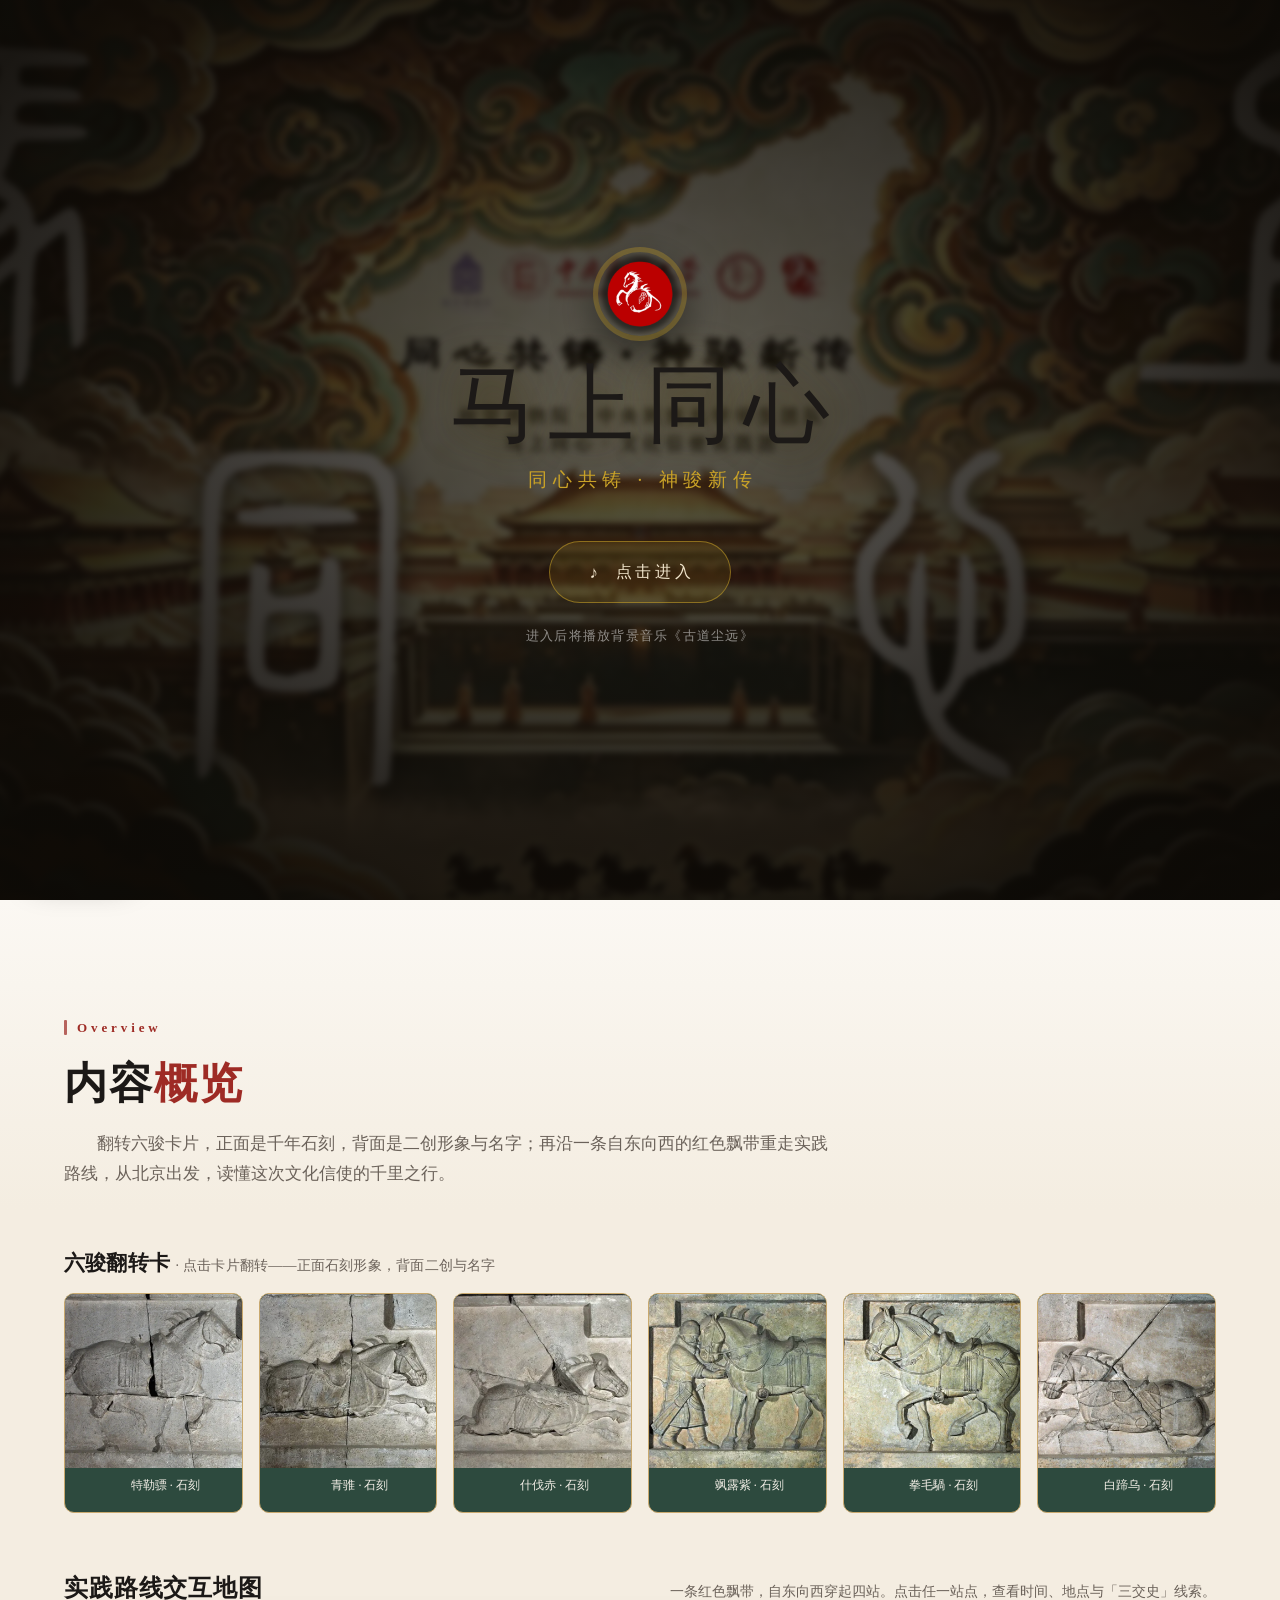
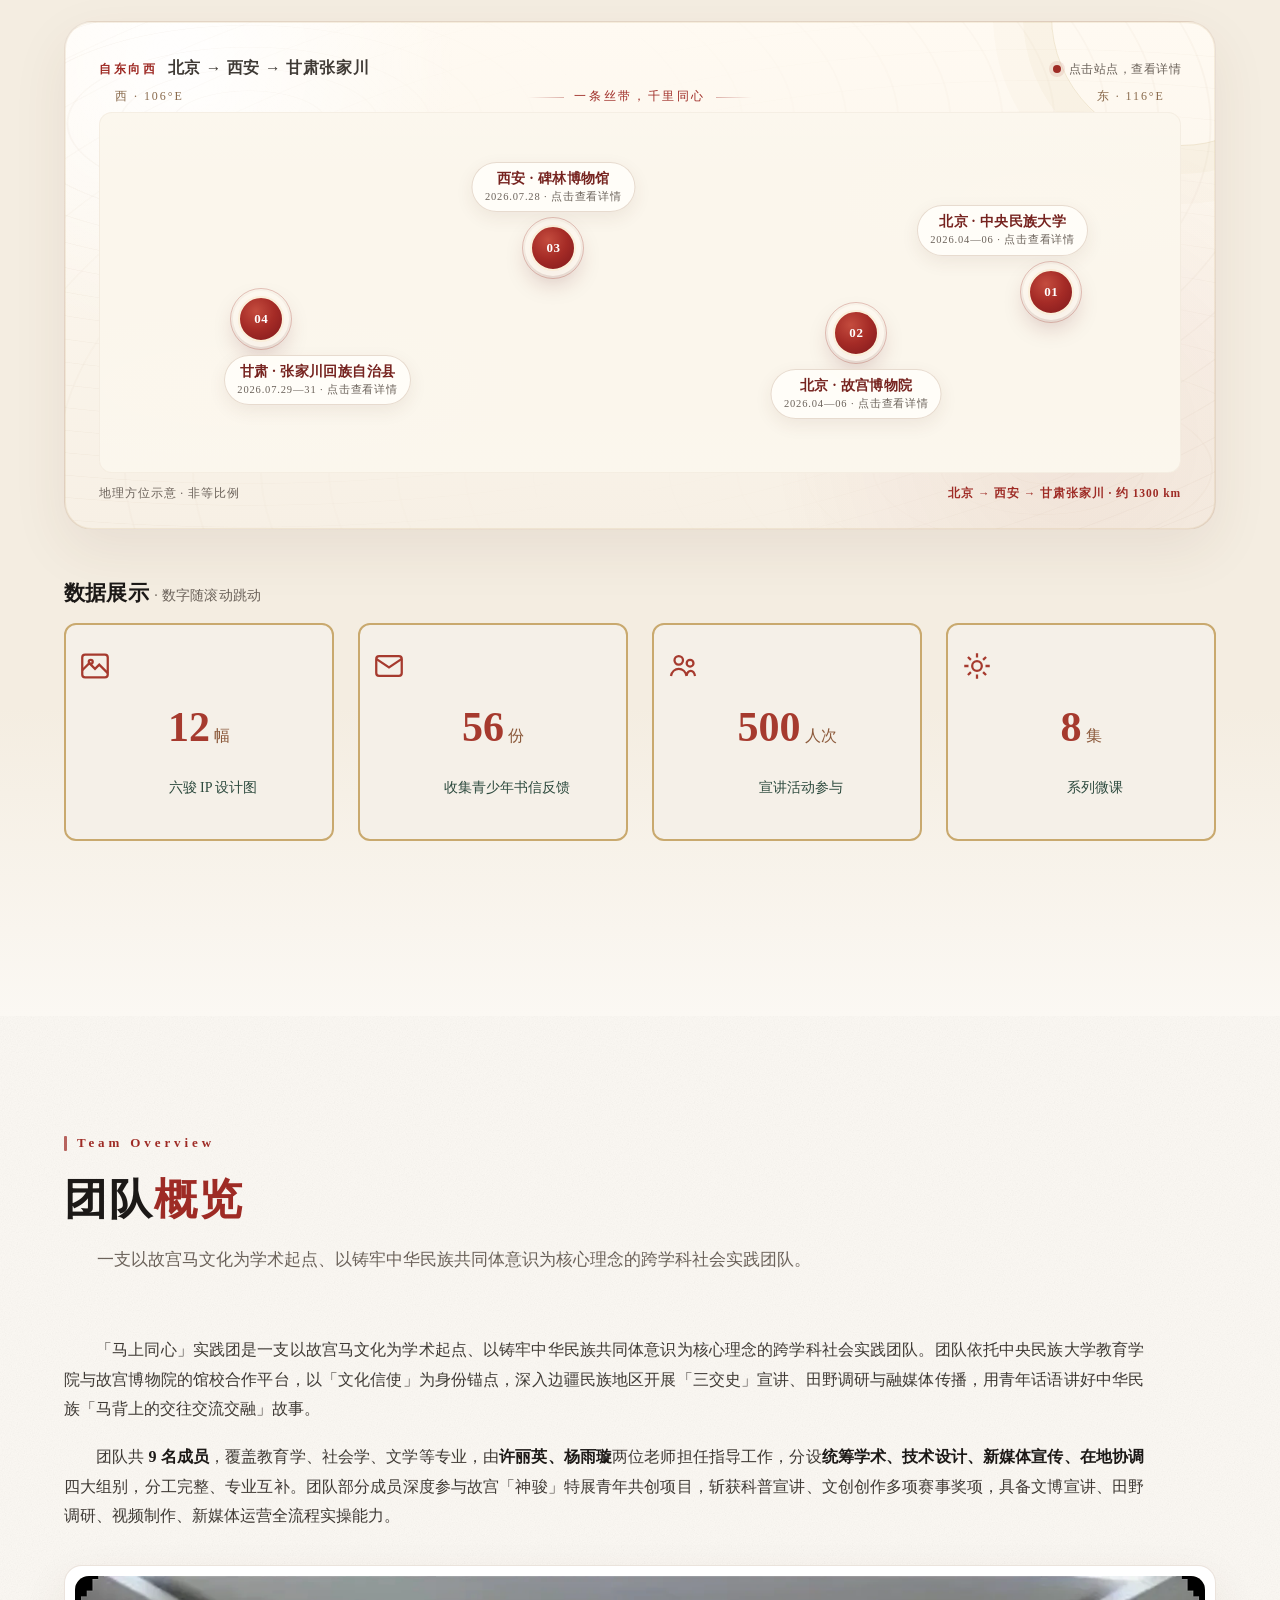
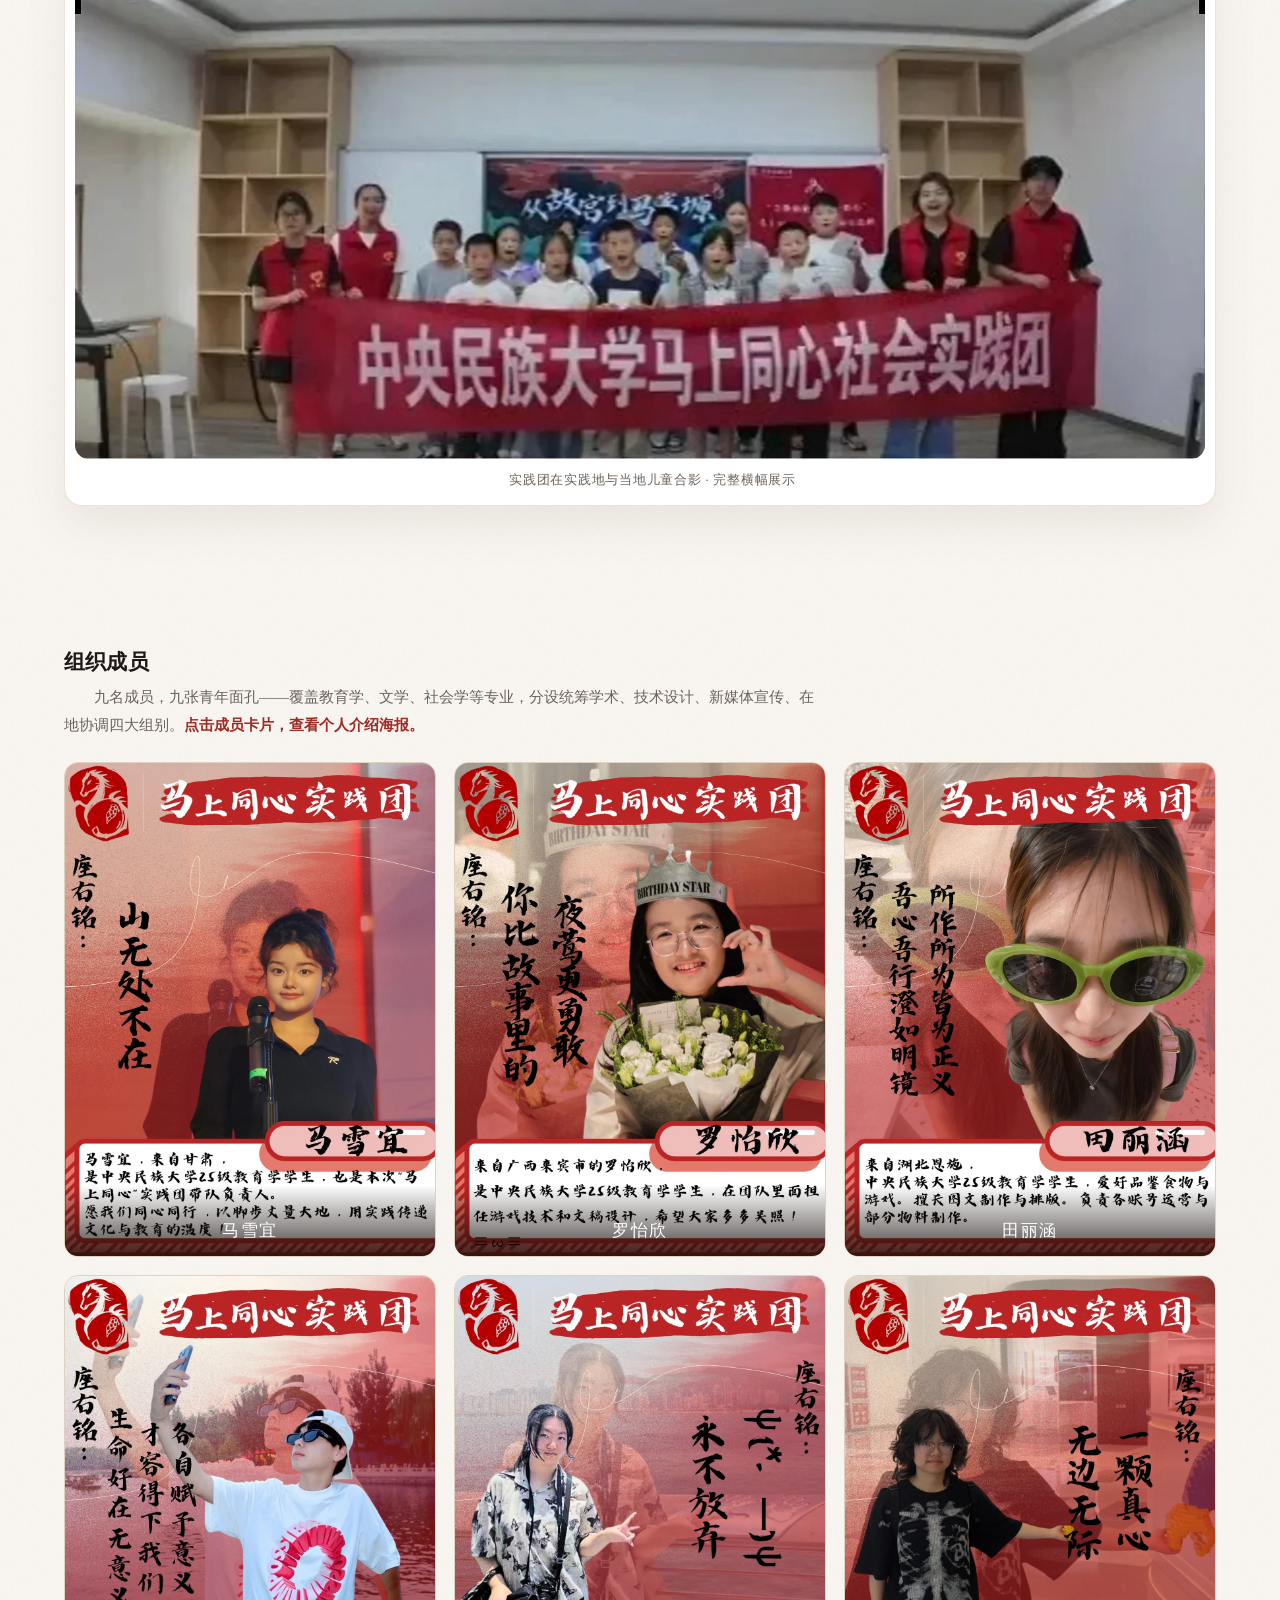
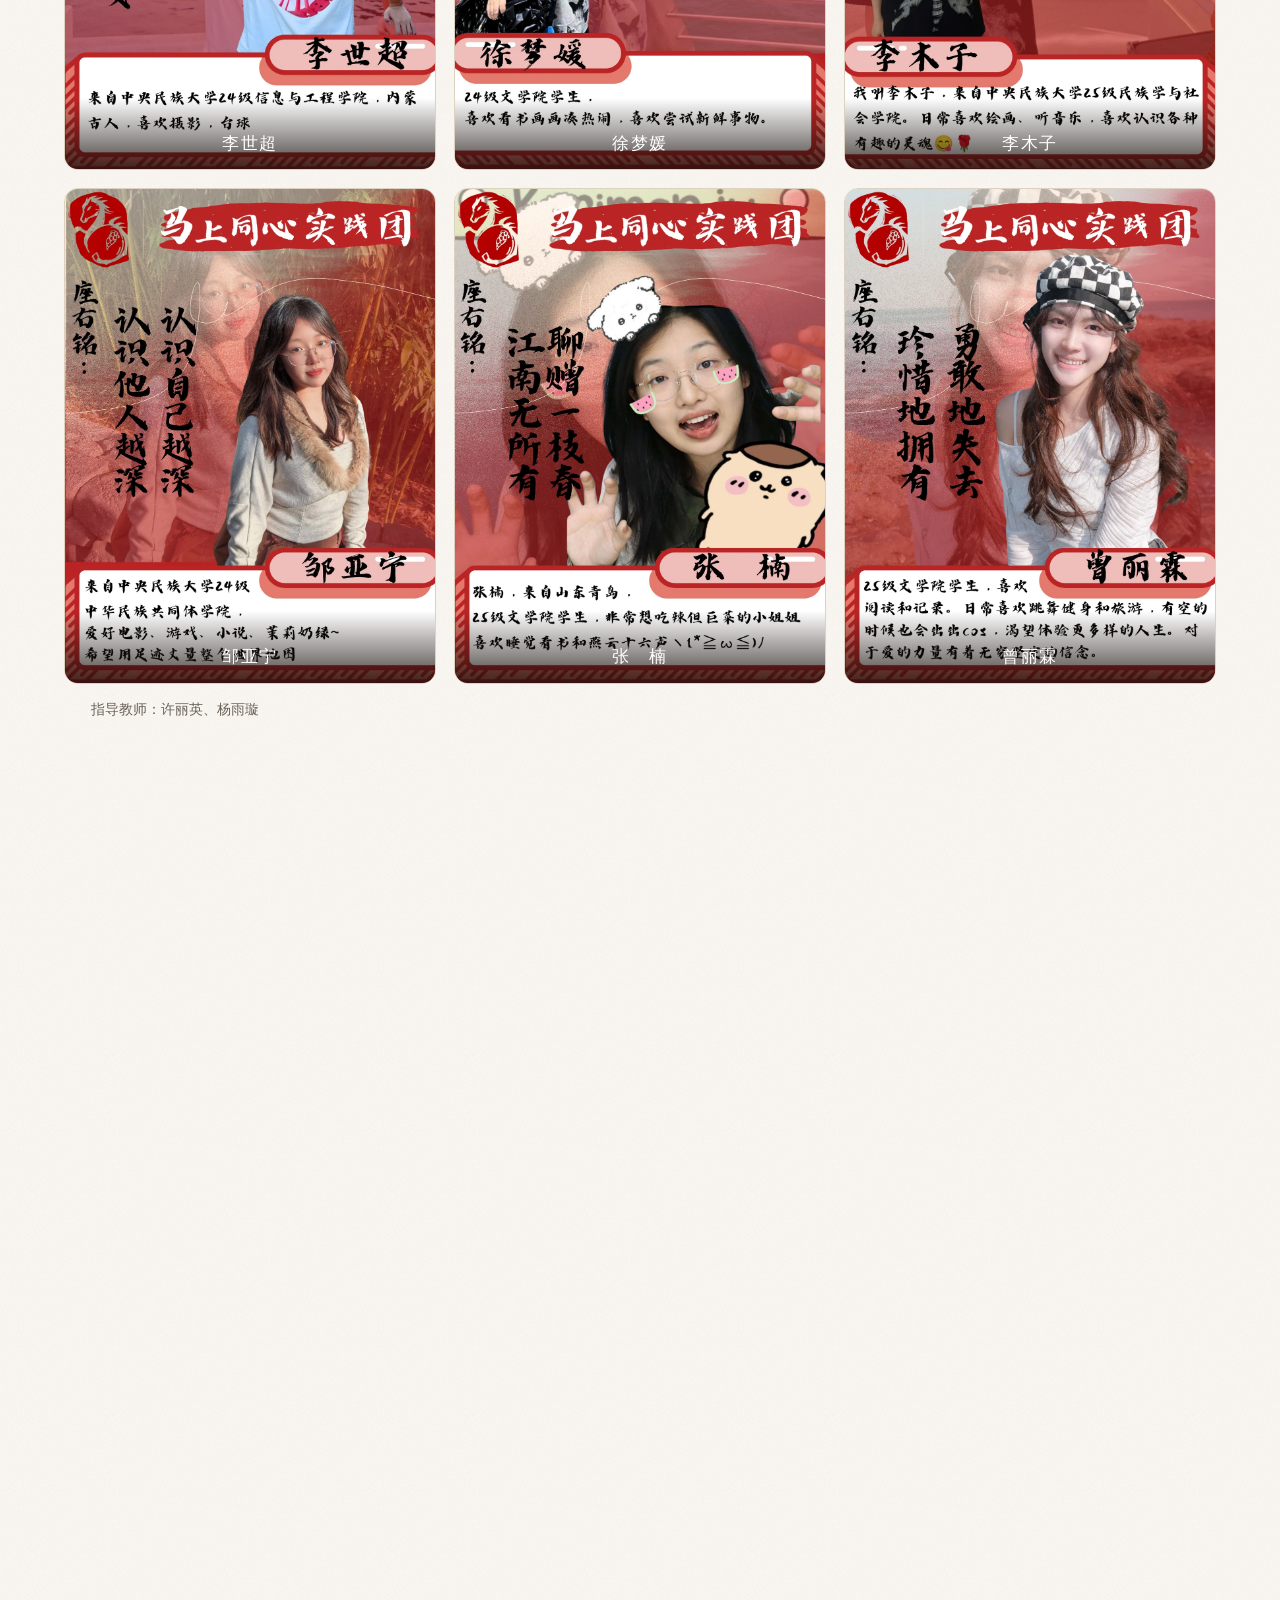
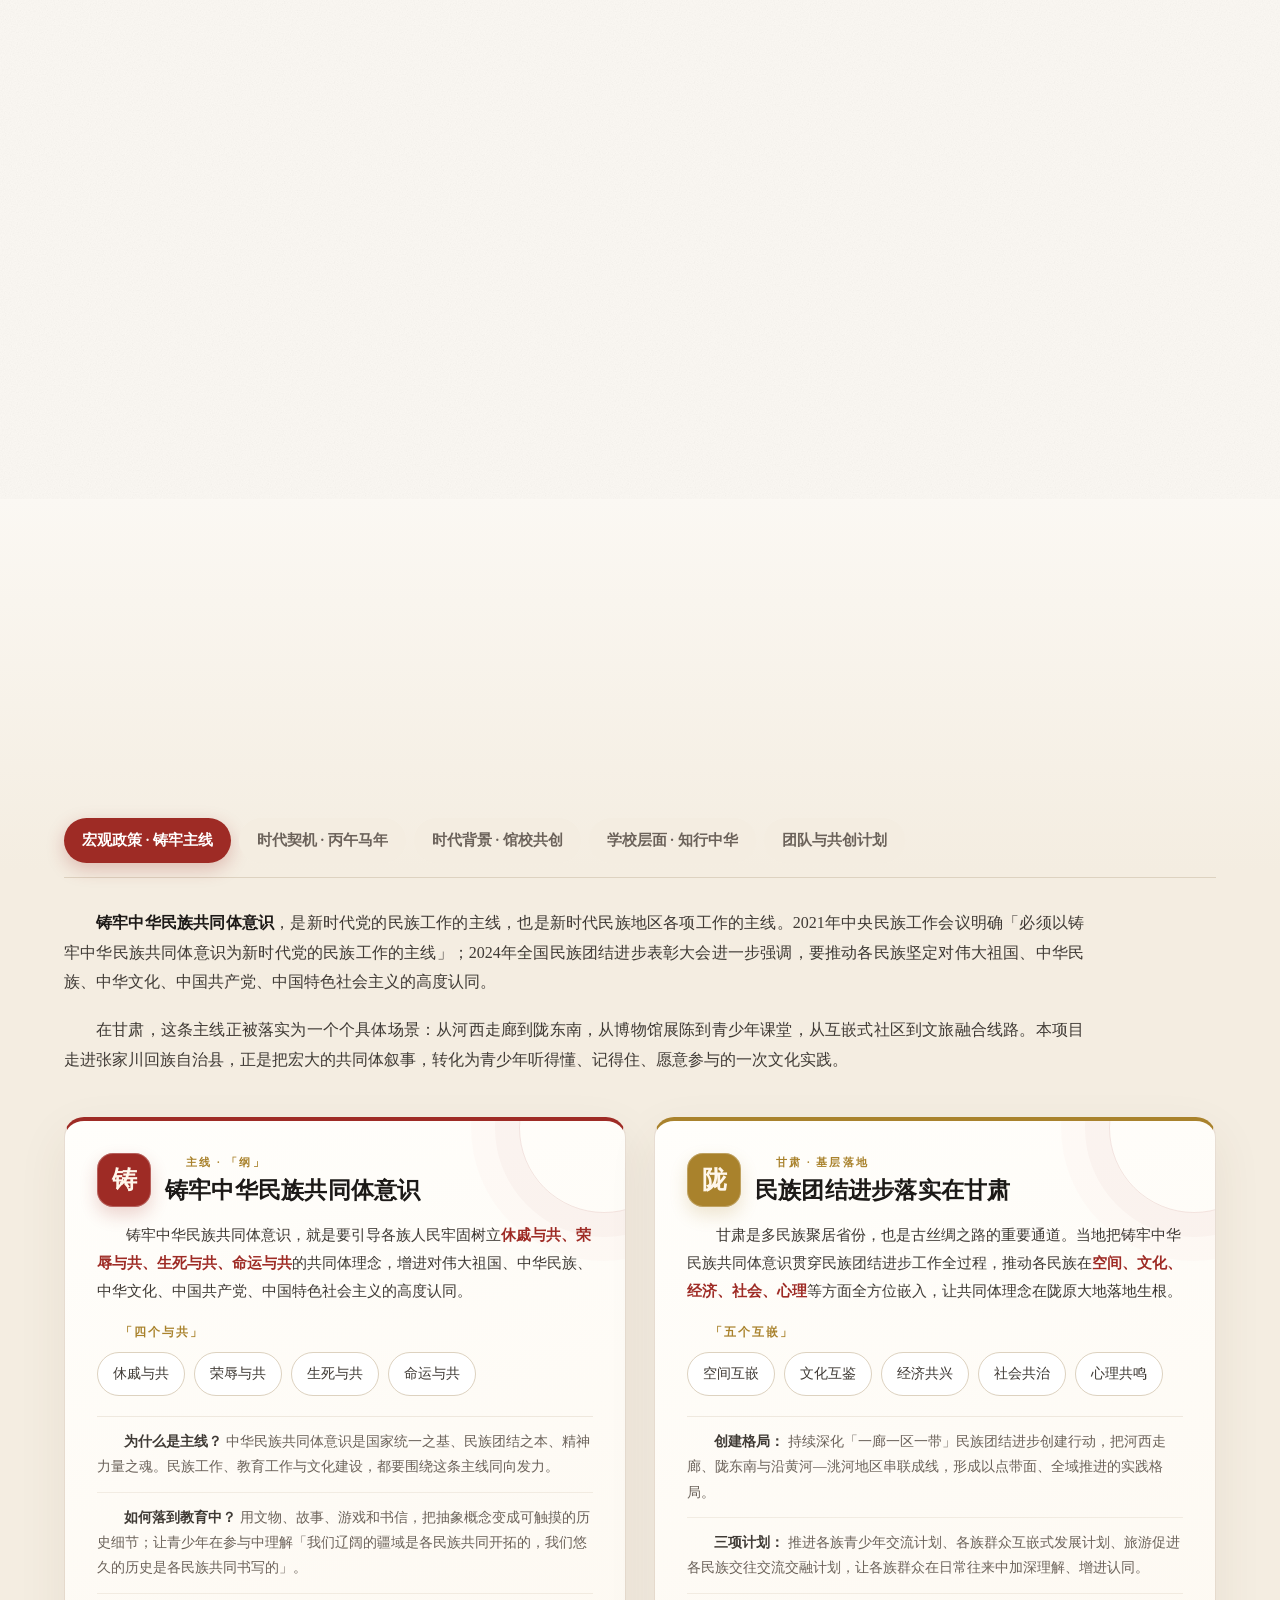
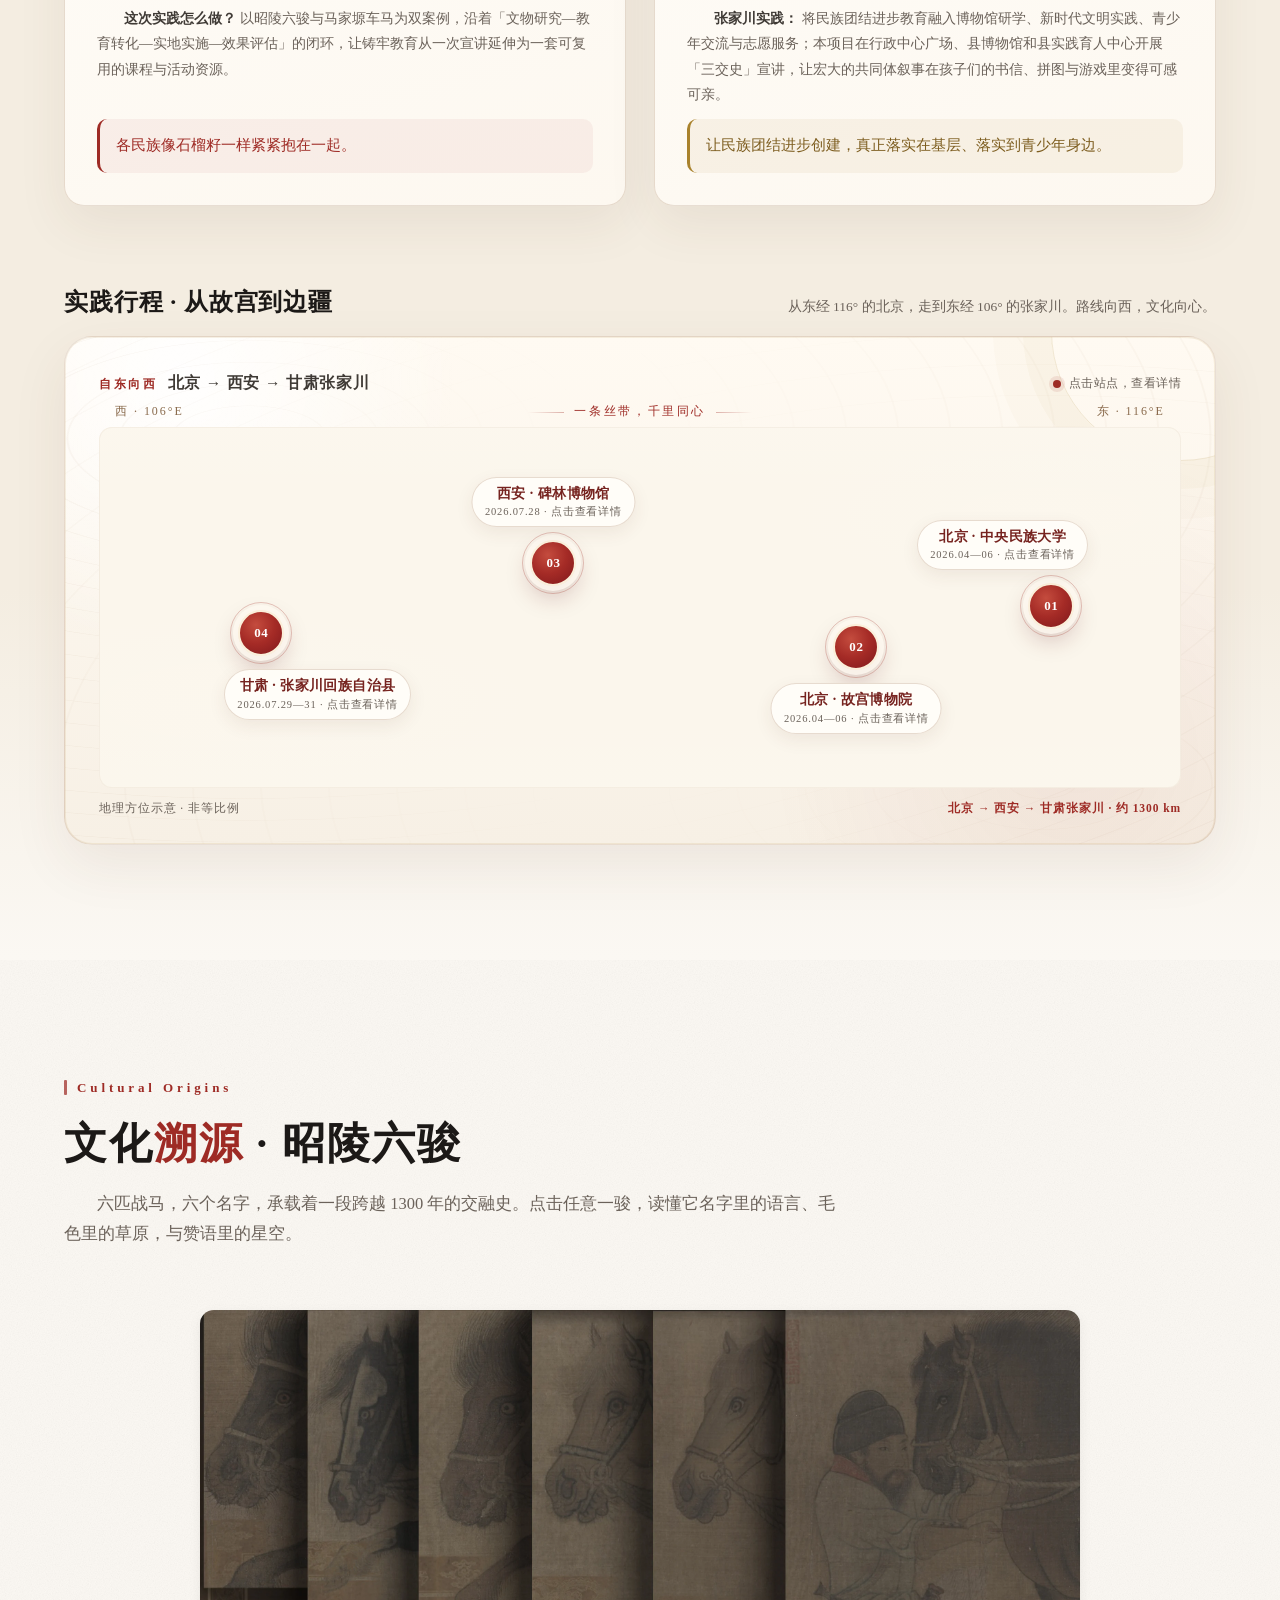
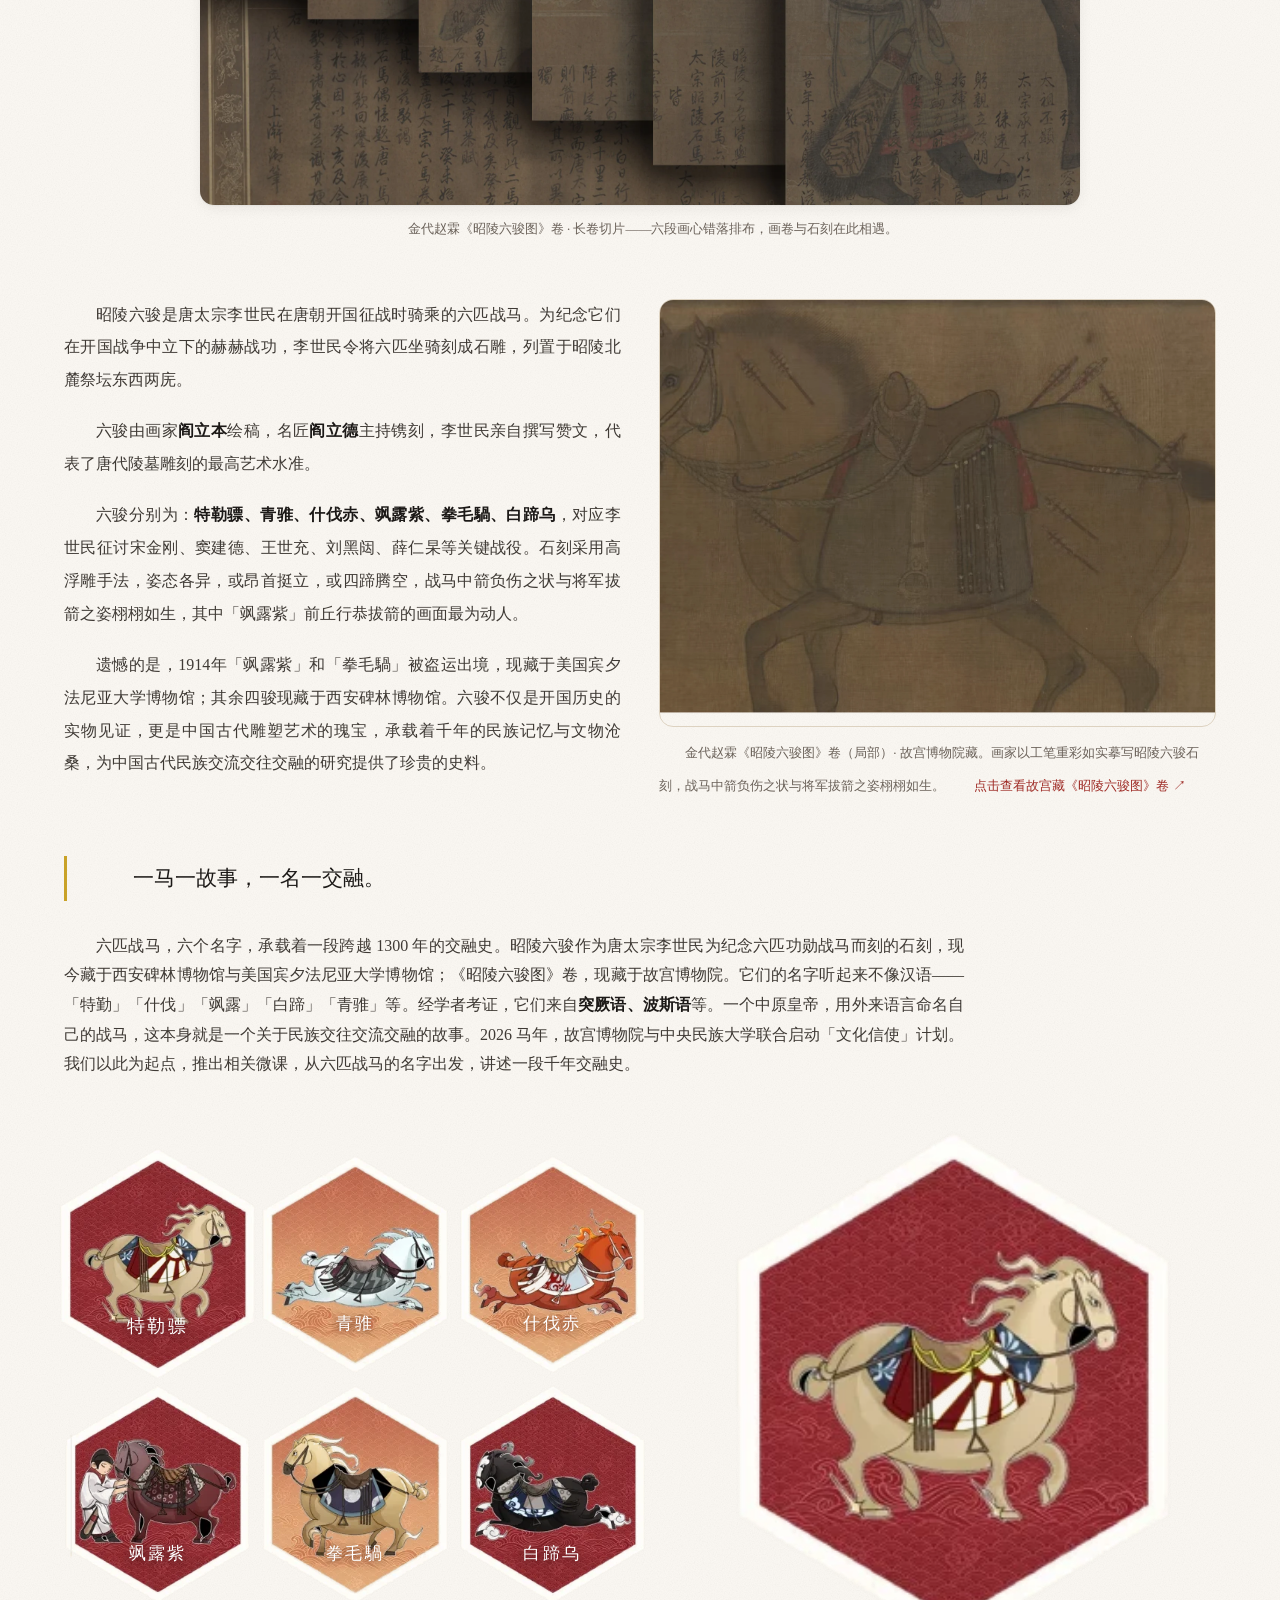
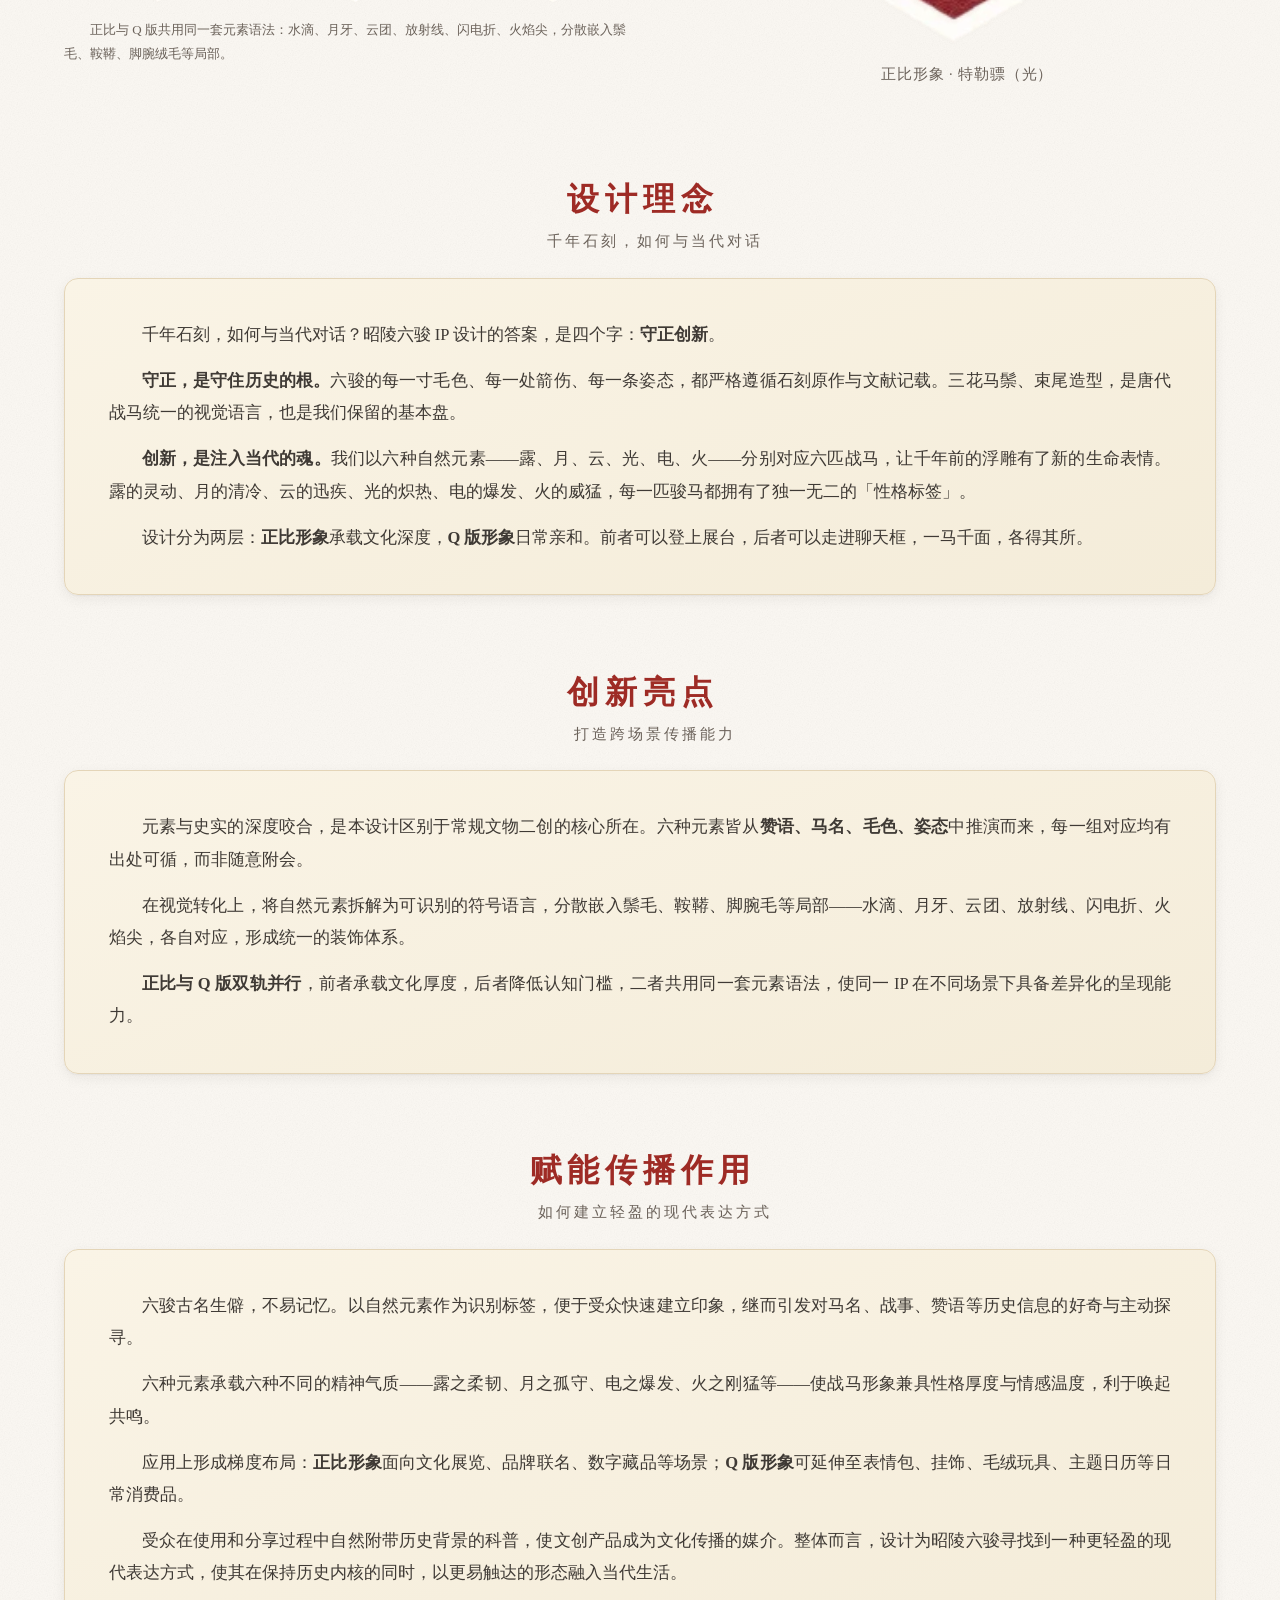
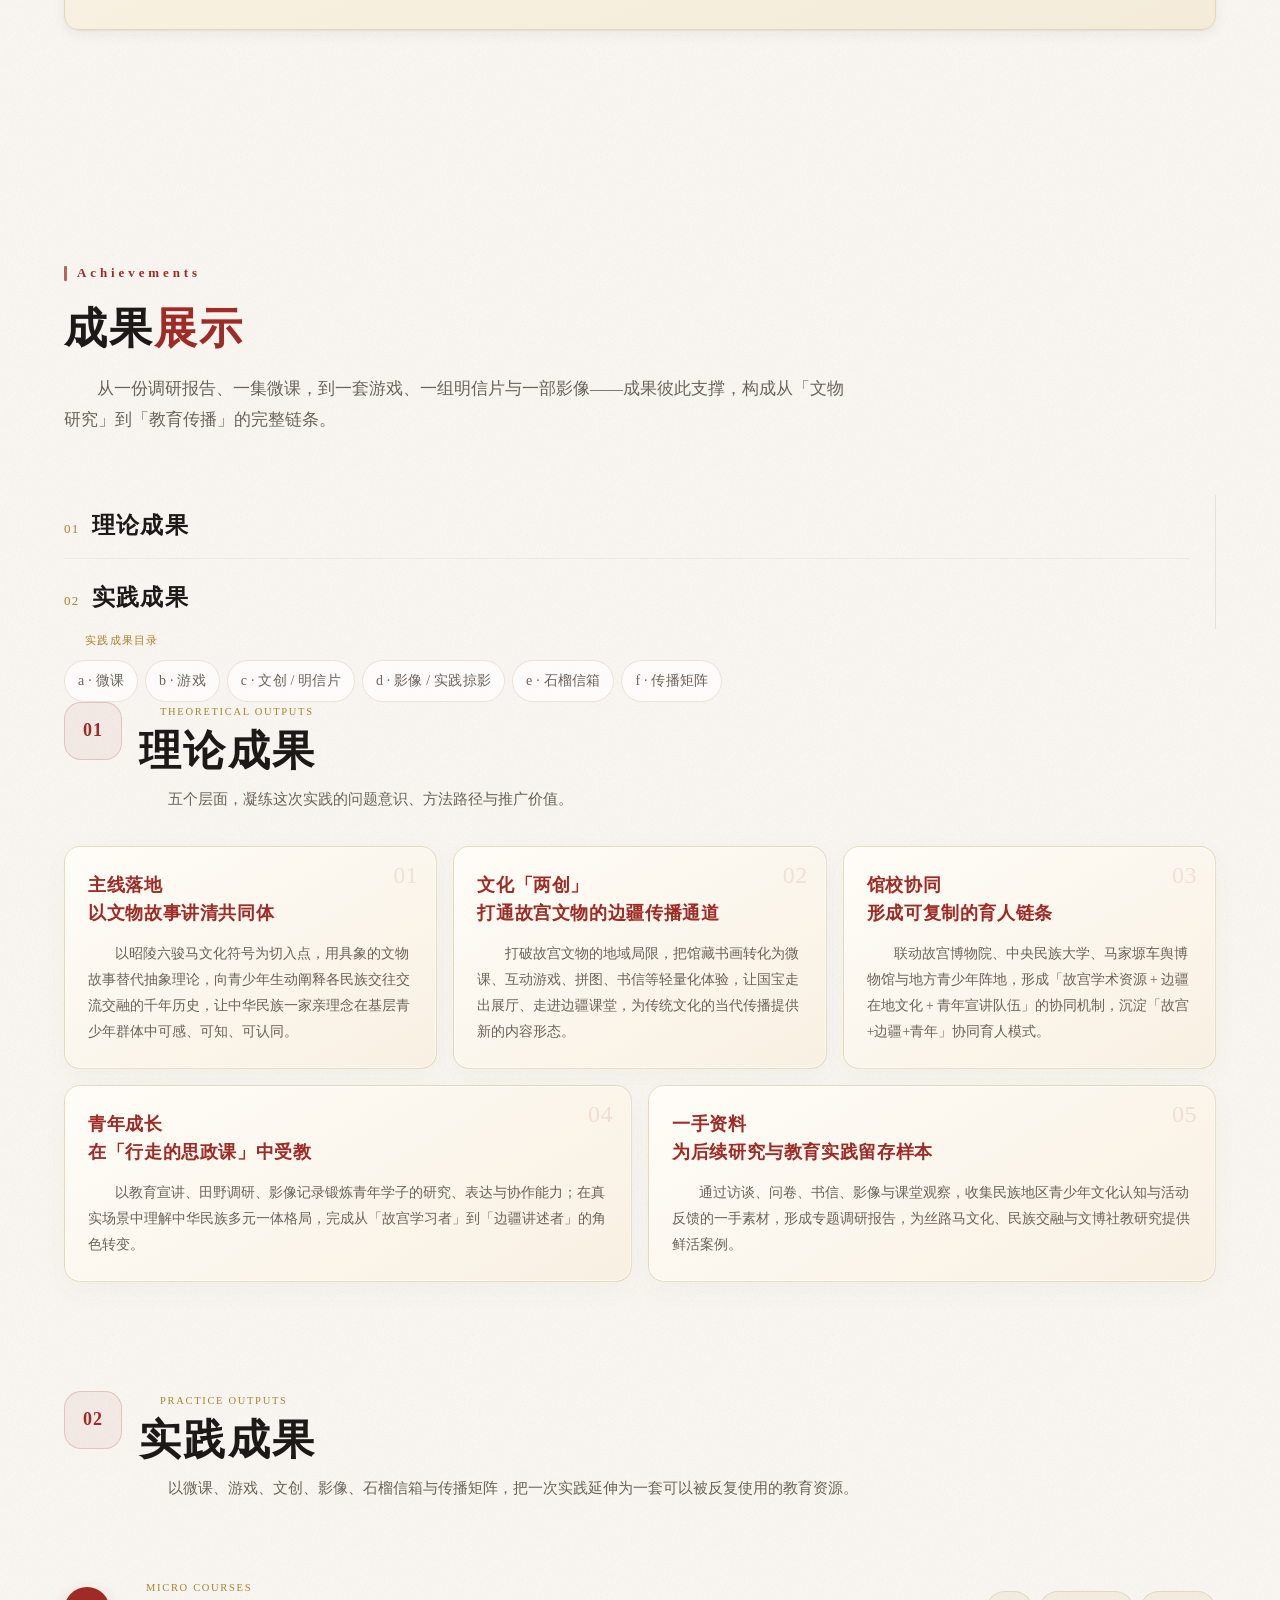
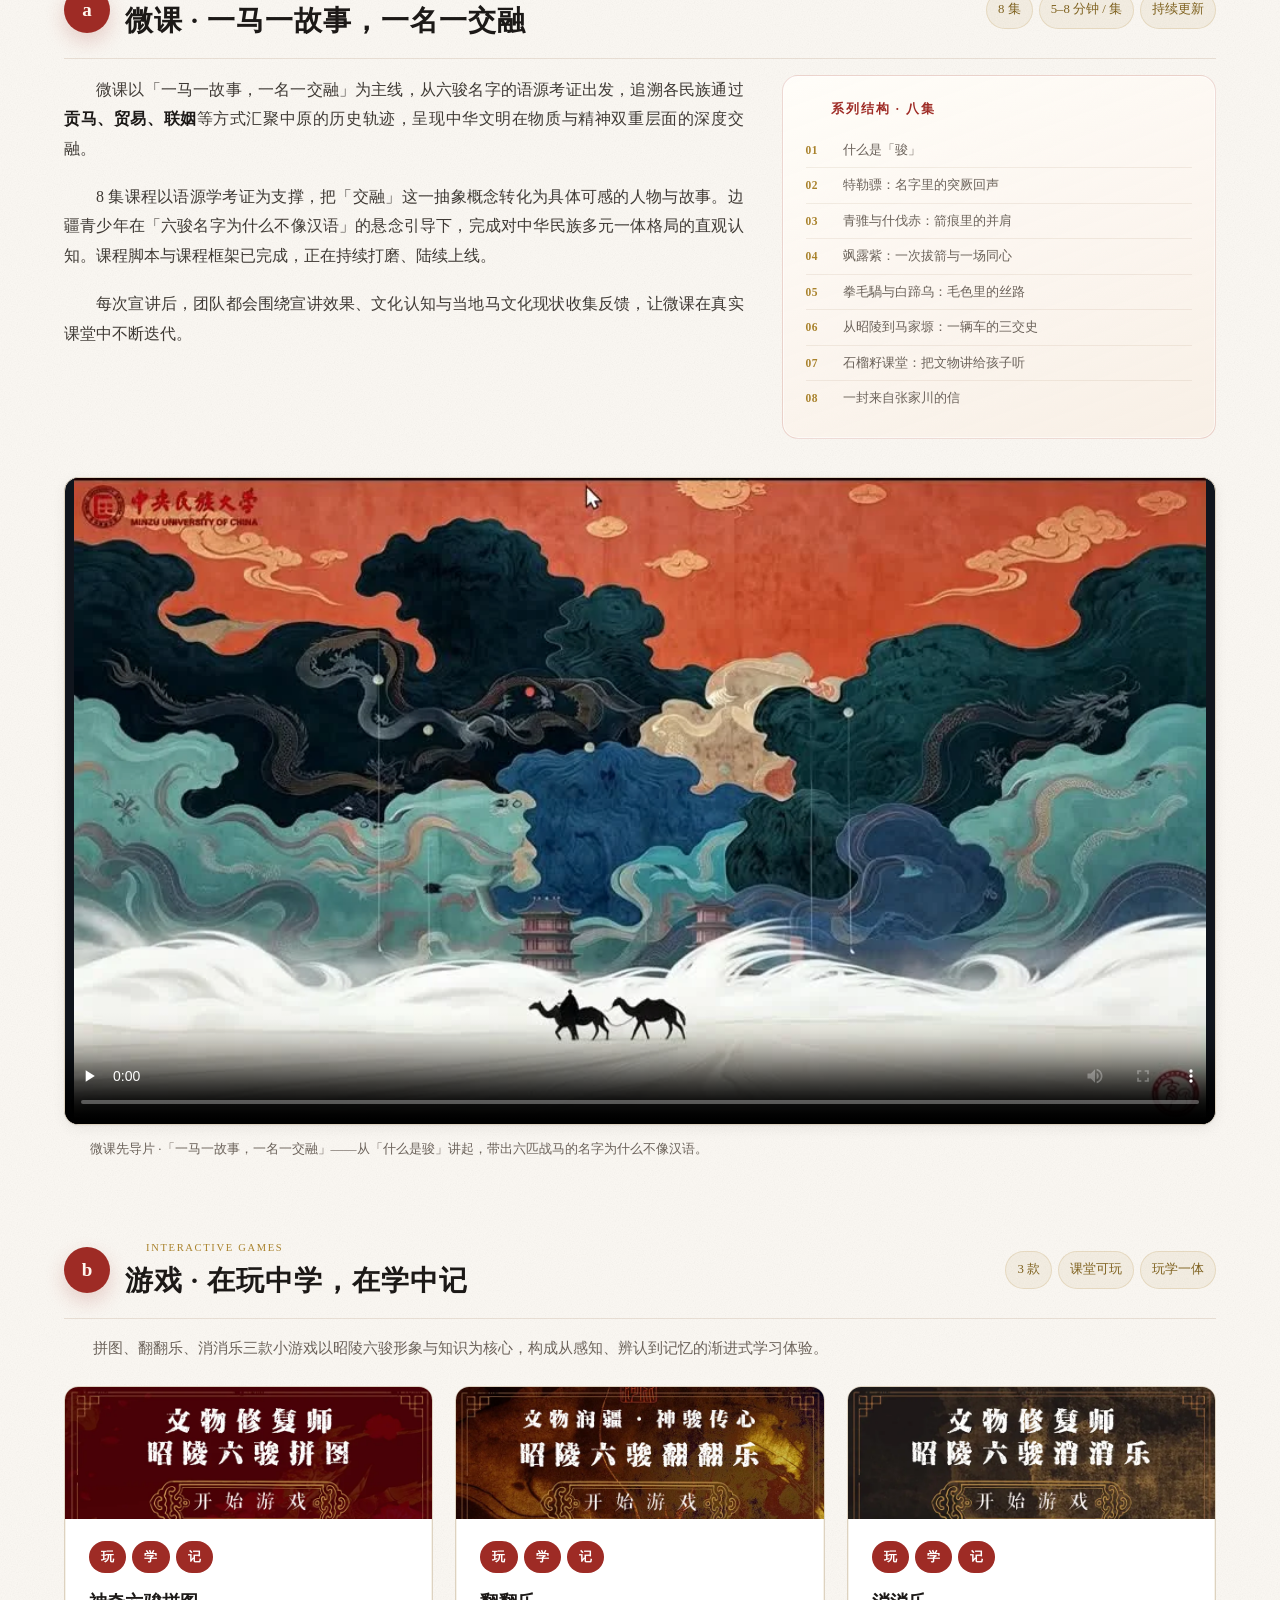
<file: index.html>
<!DOCTYPE html>
<html lang="zh-CN">
<head>
<meta charset="UTF-8">
<meta name="viewport" content="width=device-width, initial-scale=1, viewport-fit=cover">
<title>马上同心 · 文化信使 ｜ 昭陵六骏马文化溯源与边疆宣讲实践</title>
<meta name="description" content="中央民族大学教育学院「马上同心·文化信使」社会实践团，依托故宫博物院与中央民族大学「同心共铸·神骏新传」青年文化共创计划，以昭陵六骏为文化载体，从故宫到边疆开展「三交史」宣讲、田野调研与融媒体传播。">
<meta name="keywords" content="马上同心,文化信使,昭陵六骏,铸牢中华民族共同体意识,故宫博物院,中央民族大学,三交史,文化两创,张家川">
<meta name="author" content="马上同心社会实践团">
<meta name="theme-color" content="#9e2b25">
<meta property="og:type" content="website">
<meta property="og:title" content="马上同心 · 文化信使 ｜ 昭陵六骏马文化溯源与边疆宣讲实践">
<meta property="og:description" content="千年石刻，如何与当代对话。以露、月、云、光、电、火六种自然元素，重述六匹战马背后的民族交往交流交融史。">
<meta property="og:image" content="assets/img/hero-keyvisual-1200.webp">
<link rel="icon" href="assets/img/emblem.webp">
<link rel="preload" as="image" href="assets/img/hero-keyvisual.webp"
      imagesrcset="assets/img/hero-keyvisual-1200.webp 1200w, assets/img/hero-keyvisual-1600.webp 1600w, assets/img/hero-keyvisual.webp 2400w"
      imagesizes="100vw">
<link rel="stylesheet" href="assets/css/style.css?v=20261022b">
<link rel="stylesheet" href="assets/css/enhancements.css?v=20261022c">
</head>
<body>

<!-- ==================== 进场封面（背景音乐入口） ====================
     浏览器规定：没有用户手势就不允许带声音播放。所以用一道封面接住
     用户的第一次点击——那次点击既是「进入」，也是启动音乐的合法手势。
     不用 JS 时（noscript）封面自动隐藏，不会挡住内容。 -->
<div class="gate" id="gate">
  <div class="gate__bg"><img src="assets/img/hero-keyvisual-1200.webp" alt=""></div>
  <div class="gate__inner">
    <img class="gate__seal" src="assets/img/emblem.webp" alt="">
    <h2 class="gate__title">马上同心</h2>
    <p class="gate__sub">同心共铸 · 神骏新传</p>
    <button class="gate__btn" id="gateEnter" type="button">
      <span class="gate__ico" aria-hidden="true">♪</span><span>点击进入</span>
    </button>
    <p class="gate__note">进入后将播放背景音乐《古道尘远》</p>
  </div>
</div>
<script>
/* 跳过进场封面的判定，必须放在封面标记之后、main.js 之前同步执行，否则会闪一下。
   两种情形跳过：
     ① 本次会话已经进过站（例如从站内小游戏返回、或按浏览器后退回来）；
     ② 链接显式带了 ?skipgate=1（站内小游戏的「返回」按钮就走这条）。
   封面原本只是为了接住「第一次用户手势」来放背景音乐，而 main.js 第 440 行起
   另有一套「首次交互自动起播」的兜底，所以跳过封面不会导致音乐丢失。 */
(function () {
  var skip = false;
  try { skip = sessionStorage.getItem('mstx-entered') === '1'; } catch (e) {}
  if (/[?&]skipgate=1/.test(location.search)) skip = true;
  if (!skip) return;
  window.__mstxSkipGate = true;
  var g = document.getElementById('gate');
  if (g && g.parentNode) g.parentNode.removeChild(g);
})();
</script>
<noscript><style>.gate{display:none !important}</style></noscript>
<script>
/* 保险丝：仅当主脚本确实没跑起来（未置 __mstxReady）时才放行，
   避免「用户还没点、封面就自己消失」。 */
setTimeout(function () {
  var g = document.getElementById('gate');
  if (g && !window.__mstxReady && !g.dataset.handled) {
    g.classList.add('is-out');
    document.body.classList.remove('is-locked');
  }
}, 5000);
</script>

<div class="progress" id="progress" aria-hidden="true"></div>

<!-- ==================== 导航 ==================== -->
<header class="nav" id="nav">
  <div class="nav__inner">
    <a class="nav__brand" href="#top" aria-label="马上同心社会实践团 · 文化信使">
      <!-- 横向锁定图本身已含「马上同心社会实践团」字样，故不再重复旁边的品牌文字 -->
      <img src="assets/img/nav-logo.png" alt="马上同心社会实践团" width="221" height="36" style="width:auto;height:36px;border-radius:0;box-shadow:none">
    </a>
    <nav class="nav__links" id="navLinks" aria-label="主导航">
      <a href="#top">首页</a>
      <a href="#overview">内容概览</a>
      <a href="#team">团队概览</a>
      <a href="#background">实践背景</a>
      <a href="#culture">文化溯源</a>
      <a href="#achievement">成果展示</a>
      <a href="#outlook">总结展望</a>
    </nav>
    <button class="nav__toggle" id="navToggle" aria-label="展开导航菜单" aria-expanded="false" aria-controls="navLinks"><span></span></button>
  </div>
</header>

<main>

<!-- ==================== 首屏 ==================== -->
<section class="hero" id="top">
  <div class="hero__bg">
    <img src="assets/img/hero-keyvisual.webp"
         srcset="assets/img/hero-keyvisual-1200.webp 1200w, assets/img/hero-keyvisual-1600.webp 1600w, assets/img/hero-keyvisual.webp 2400w"
         sizes="100vw"
         alt="「马上同心」主视觉：祥云缭绕的故宫宫殿群与昭陵六骏剪影，四角为「马上同心」四个榜书大字，中央为中央民族大学与故宫博物院院徽及「同心共铸·神骏新传」题词。"
         fetchpriority="high" width="2400" height="1350">
  </div>
  <!-- 主视觉已把标题与题词绘入画面，此处保留一份真实文本供搜索引擎与读屏软件识别 -->
  <h1 class="sr-only">马上同心 · 文化信使 — 昭陵六骏马文化溯源与边疆宣讲实践</h1>
  <a class="hero__scroll" href="#overview" aria-label="向下滚动，查看内容概览"><i aria-hidden="true"></i><span>展卷</span></a>
</section>

<!-- ==================== 内容概览 ==================== -->
<section class="section section--tint" id="overview">
  <div class="container">
    <div class="section__head" data-reveal>
      <p class="eyebrow">Overview</p>
      <h2 class="section__title">内容<em>概览</em></h2>
      <p class="section__lead">翻转六骏卡片，正面是千年石刻，背面是二创形象与名字；再沿一条自东向西的红色飘带重走实践路线，从北京出发，读懂这次文化信使的千里之行。</p>
    </div>

    <h3 style="font-size:21px;margin-bottom:16px" data-reveal>六骏翻转卡 <span style="font-size:14px;color:var(--ink-3);font-weight:400">· 点击卡片翻转——正面石刻形象，背面二创与名字</span></h3>
    <div class="flip-cards" data-reveal>
      <div class="flip-card" data-sound="telebiao" role="button" tabindex="0" aria-label="翻转查看特勒骠">
        <div class="flip-inner">
          <div class="flip-front"><img src="assets/img/stone-telebiao.webp" alt="特勒骠唐宋石刻原图" loading="lazy"><p>特勒骠 · 石刻</p></div>
          <div class="flip-back"><img src="assets/img/horses/telebiao.webp" alt="特勒骠二创形象" loading="lazy"><h4>特勒骠</h4><p>光 · 炽热<br>共同精神 · 守望</p></div>
        </div>
      </div>
      <div class="flip-card" data-sound="qingzhui" role="button" tabindex="0" aria-label="翻转查看青骓">
        <div class="flip-inner">
          <div class="flip-front"><img src="assets/img/stone-qingzhui.webp" alt="青骓唐宋石刻原图" loading="lazy"><p>青骓 · 石刻</p></div>
          <div class="flip-back"><img src="assets/img/horses/qingzhui.webp" alt="青骓二创形象" loading="lazy"><h4>青骓</h4><p>电 · 爆发<br>共同精神 · 和睦</p></div>
        </div>
      </div>
      <div class="flip-card" data-sound="shifachi" role="button" tabindex="0" aria-label="翻转查看什伐赤">
        <div class="flip-inner">
          <div class="flip-front"><img src="assets/img/stone-shifachi.webp" alt="什伐赤唐宋石刻原图" loading="lazy"><p>什伐赤 · 石刻</p></div>
          <div class="flip-back"><img src="assets/img/horses/shifachi.webp" alt="什伐赤二创形象" loading="lazy"><h4>什伐赤</h4><p>火 · 威猛<br>共同精神 · 奋进</p></div>
        </div>
      </div>
      <div class="flip-card" data-sound="sa-luzi" role="button" tabindex="0" aria-label="翻转查看飒露紫">
        <div class="flip-inner">
          <div class="flip-front"><img src="assets/img/stone-saluzi.webp" alt="飒露紫唐宋石刻原图" loading="lazy"><p>飒露紫 · 石刻</p></div>
          <div class="flip-back"><img src="assets/img/horses/sa-luzi.webp" alt="飒露紫二创形象" loading="lazy"><h4>飒露紫</h4><p>露 · 灵动<br>共同精神 · 同心</p></div>
        </div>
      </div>
      <div class="flip-card" data-sound="quanmaogua" role="button" tabindex="0" aria-label="翻转查看拳毛騧">
        <div class="flip-inner">
          <div class="flip-front"><img src="assets/img/stone-quanmaogua.webp" alt="拳毛騧唐宋石刻原图" loading="lazy"><p>拳毛騧 · 石刻</p></div>
          <div class="flip-back"><img src="assets/img/horses/quanmaogua.webp" alt="拳毛騧二创形象" loading="lazy"><h4>拳毛騧</h4><p>月 · 清冷<br>共同精神 · 聚力</p></div>
        </div>
      </div>
      <div class="flip-card" data-sound="baitiwu" role="button" tabindex="0" aria-label="翻转查看白蹄乌">
        <div class="flip-inner">
          <div class="flip-front"><img src="assets/img/stone-baitiwu.webp" alt="白蹄乌唐宋石刻原图" loading="lazy"><p>白蹄乌 · 石刻</p></div>
          <div class="flip-back"><img src="assets/img/horses/baitiwu.webp" alt="白蹄乌二创形象" loading="lazy"><h4>白蹄乌</h4><p>云 · 迅疾<br>共同精神 · 兴旺</p></div>
        </div>
      </div>
    </div>

    <div class="route-heading-row" data-reveal>
      <h3 class="inline-title">实践路线交互地图</h3>
      <p class="inline-hint">一条红色飘带，自东向西穿起四站。点击任一站点，查看时间、地点与「三交史」线索。</p>
    </div>
    <div class="ribbon-map" data-route-map data-route-caption="北京 → 西安 → 甘肃张家川" data-reveal>
      <noscript><p class="ribbon-map__fallback">实践路线：北京中央民族大学 → 故宫博物院 → 西安碑林博物馆 → 甘肃张家川。</p></noscript>
    </div>

    <h3 style="font-size:21px;margin:clamp(34px,4vw,50px) 0 16px" data-reveal>数据展示 <span style="font-size:14px;color:var(--ink-3);font-weight:400">· 数字随滚动跳动</span></h3>
    <div class="data-bar" data-reveal>
      <div class="data-item">
        <svg class="data-ico" viewBox="0 0 24 24" fill="none" stroke="currentColor" stroke-width="1.6" aria-hidden="true"><rect x="3" y="4" width="18" height="16" rx="2"/><path d="M3 15l5-5 4 4 3-3 6 6"/><circle cx="9" cy="9" r="1.4"/></svg>
        <div><span class="data-num" data-target="12">0</span><span class="data-unit">幅</span></div>
        <p>六骏 IP 设计图</p>
      </div>
      <div class="data-item">
        <svg class="data-ico" viewBox="0 0 24 24" fill="none" stroke="currentColor" stroke-width="1.6" aria-hidden="true"><rect x="3" y="5" width="18" height="14" rx="2"/><path d="M3 7l9 6 9-6"/></svg>
        <div><span class="data-num" data-target="56">0</span><span class="data-unit">份</span></div>
        <p>收集青少年书信反馈</p>
      </div>
      <div class="data-item">
        <svg class="data-ico" viewBox="0 0 24 24" fill="none" stroke="currentColor" stroke-width="1.6" aria-hidden="true"><circle cx="9" cy="8" r="3"/><circle cx="17" cy="10" r="2.4"/><path d="M3.5 19c.6-3 2.9-5 5.5-5s4.9 2 5.5 5M14.5 19c.4-2.2 1.6-3.6 3-3.6 1.3 0 2.5 1.2 3 3.6"/></svg>
        <div><span class="data-num" data-target="500">0</span><span class="data-unit">人次</span></div>
        <p>宣讲活动参与</p>
      </div>
      <div class="data-item">
        <svg class="data-ico" viewBox="0 0 24 24" fill="none" stroke="currentColor" stroke-width="1.6" aria-hidden="true"><path d="M12 3v3M12 18v3M3 12h3M18 12h3M5.6 5.6l2.1 2.1M16.3 16.3l2.1 2.1M18.4 5.6l-2.1 2.1M7.7 16.3l-2.1 2.1"/><circle cx="12" cy="12" r="3.4"/></svg>
        <div><span class="data-num" data-target="8">0</span><span class="data-unit">集</span></div>
        <p>系列微课</p>
      </div>
    </div>
  </div>
</section>

<!-- ==================== 团队概览 ==================== -->
<section class="section" id="team">
  <div class="container">
    <div class="section__head" data-reveal>
      <p class="eyebrow">Team Overview</p>
      <h2 class="section__title">团队<em>概览</em></h2>
      <p class="section__lead">一支以故宫马文化为学术起点、以铸牢中华民族共同体意识为核心理念的跨学科社会实践团队。</p>
    </div>

    <div class="team-intro">
      <div class="prose prose--lead" data-reveal>
        <p>「马上同心」实践团是一支以故宫马文化为学术起点、以铸牢中华民族共同体意识为核心理念的跨学科社会实践团队。团队依托中央民族大学教育学院与故宫博物院的馆校合作平台，以「文化信使」为身份锚点，深入边疆民族地区开展「三交史」宣讲、田野调研与融媒体传播，用青年话语讲好中华民族「马背上的交往交流交融」故事。</p>
        <p>团队共 <strong>9 名成员</strong>，覆盖教育学、社会学、文学等专业，由<strong>许丽英、杨雨璇</strong>两位老师担任指导工作，分设<strong>统筹学术、技术设计、新媒体宣传、在地协调</strong>四大组别，分工完整、专业互补。团队部分成员深度参与故宫「神骏」特展青年共创项目，斩获科普宣讲、文创创作多项赛事奖项，具备文博宣讲、田野调研、视频制作、新媒体运营全流程实操能力。</p>
      </div>
      <figure class="team-banner" data-reveal>
        <img src="assets/img/team-group-hd.webp" width="3104" height="1328" alt="马上同心实践团在实践地与当地儿童合影，队旗书写「中央民族大学马上同心社会实践团」">
        <figcaption>实践团在实践地与当地儿童合影 · 完整横幅展示</figcaption>
      </figure>
    </div>

    <p style="margin:0 0 clamp(28px,3.4vw,40px)" data-reveal>
      <a class="btn btn--zhu" href="https://mp.weixin.qq.com/s/z6M5XC5jhcy2MxmnuKxa5w" target="_blank" rel="noopener">点击查看公众号团队介绍推文
        <svg viewBox="0 0 24 24" fill="none" stroke="currentColor" stroke-width="2" aria-hidden="true"><path d="M7 17 17 7M9 7h8v8"/></svg>
      </a>
    </p>

    <div style="margin-top:clamp(40px,5vw,64px)" data-reveal>
      <h3 style="font-size:21px;margin-bottom:8px">组织成员</h3>
      <p style="color:var(--ink-3);font-size:15px;max-width:760px">九名成员，九张青年面孔——覆盖教育学、文学、社会学等专业，分设统筹学术、技术设计、新媒体宣传、在地协调四大组别。<strong style="color:var(--zhu);font-weight:600">点击成员卡片，查看个人介绍海报。</strong></p>
      <div class="member-cards">
        <button class="member-card" data-member="ma-xueyi" aria-haspopup="dialog"><img src="assets/img/members/ma-xueyi.webp" alt="马雪宜个人海报" loading="lazy"><span class="member-card__name">马雪宜</span></button>
        <button class="member-card" data-member="luo-yixin" aria-haspopup="dialog"><img src="assets/img/members/luo-yixin.webp" alt="罗怡欣个人海报" loading="lazy"><span class="member-card__name">罗怡欣</span></button>
        <button class="member-card" data-member="tian-lihan" aria-haspopup="dialog"><img src="assets/img/members/tian-lihan.webp" alt="田丽涵个人海报" loading="lazy"><span class="member-card__name">田丽涵</span></button>
        <button class="member-card" data-member="li-shichao" aria-haspopup="dialog"><img src="assets/img/members/li-shichao.webp" alt="李世超个人海报" loading="lazy"><span class="member-card__name">李世超</span></button>
        <button class="member-card" data-member="xu-mengyuan" aria-haspopup="dialog"><img src="assets/img/members/xu-mengyuan.webp" alt="徐梦媛个人海报" loading="lazy"><span class="member-card__name">徐梦媛</span></button>
        <button class="member-card" data-member="li-muzi" aria-haspopup="dialog"><img src="assets/img/members/li-muzi.webp" alt="李木子个人海报" loading="lazy"><span class="member-card__name">李木子</span></button>
        <button class="member-card" data-member="zou-yaning" aria-haspopup="dialog"><img src="assets/img/members/zou-yaning.webp" alt="邹亚宁个人海报" loading="lazy"><span class="member-card__name">邹亚宁</span></button>
        <button class="member-card" data-member="zhang-nan" aria-haspopup="dialog"><img src="assets/img/members/zhang-nan.webp" alt="张楠个人海报" loading="lazy"><span class="member-card__name">张　楠</span></button>
        <button class="member-card" data-member="zeng-lilin" aria-haspopup="dialog"><img src="assets/img/members/zeng-lilin.webp" alt="曾丽霖个人海报" loading="lazy"><span class="member-card__name">曾丽霖</span></button>
      </div>
      <p style="font-size:13.5px;color:var(--ink-3);margin-top:14px">指导教师：许丽英、杨雨璇</p>
    </div>

    <div style="margin-top:clamp(40px,5vw,64px)" data-reveal>
      <h3 style="font-size:21px;margin-bottom:8px">团队荣誉</h3>
      <p style="color:var(--ink-3);font-size:15px;max-width:640px;margin:0 0 24px">六项荣誉，六段并肩走过的路——从故宫的红墙到张家川的课堂。</p>

      <div class="honors">
        <figure class="honor honor--doc" data-full="assets/img/honor-01-outstanding.webp" data-cap="2026 年暑期社会实践常规项目团队入选「优秀团队」答辩名单。名单第二行「教育学院 · 赴甘肃省天水市张家川回族自治县调研昭陵六骏与中华民族交往交流交融史实践团」即本实践团。">
          <img src="assets/img/honor-01-outstanding.webp" alt="2026 年暑期社会实践常规项目团队入选「优秀团队」答辩名单，第二行为教育学院赴甘肃省天水市张家川回族自治县调研昭陵六骏与中华民族交往交流交融史实践团" loading="lazy">
          <figcaption><b>2026 年暑期社会实践常规项目</b><span>入选「优秀团队」答辩名单</span></figcaption>
        </figure>
        <figure class="honor honor--doc" data-full="assets/img/honor-02-training-camp.webp" data-cap="中央民族大学创新训练营获奖名单。本实践团组建的「紫禁寻踪·骏影留声」队获二等奖；「最新创意奖」由 25 级本科 1 班罗怡欣获得。">
          <img src="assets/img/honor-02-training-camp.webp" alt="中央民族大学创新训练营获奖名单，本实践团组建的「紫禁寻踪·骏影留声」队获二等奖" loading="lazy">
          <figcaption><b>中央民族大学创新训练营</b><span>二等奖 ·「紫禁寻踪 · 骏影留声」队</span></figcaption>
        </figure>
        <figure class="honor" data-full="assets/img/honor-05-gugong-study.webp" data-cap="实践团在故宫博物院展厅研学，于《昭陵六骏图》卷等马主题书画前驻足研读。">
          <img src="assets/img/honor-05-gugong-study.webp" alt="实践团成员在故宫博物院展厅研读书画" loading="lazy">
          <figcaption><b>故宫博物院研学</b><span>青年文化共创计划</span></figcaption>
        </figure>
        <figure class="honor" data-full="assets/img/honor-03-reading-cert.webp" data-cap="「墨韵书香话马韵，阅古寻根铸同心」读书创作大赛三等奖荣誉证书（证书编号 261032121029）。">
          <img src="assets/img/honor-03-reading-cert.webp" alt="读书创作大赛三等奖荣誉证书" loading="lazy">
          <figcaption><b>「墨韵书香话马韵，阅古寻根铸同心」</b><span>读书创作大赛三等奖</span></figcaption>
        </figure>
        <figure class="honor" data-full="assets/img/honor-04-speech-cert.webp" data-cap="2025-2026 学年春季学期中央民族大学教育学院「紫禁红韵·同心铸魂」演讲比赛一等奖荣誉证书。">
          <img src="assets/img/honor-04-speech-cert.webp" alt="「紫禁红韵·同心铸魂」演讲比赛一等奖荣誉证书" loading="lazy">
          <figcaption><b>「紫禁红韵 · 同心铸魂」</b><span>演讲比赛一等奖</span></figcaption>
        </figure>
        <figure class="honor" data-full="assets/img/honor-02-volunteer-cert.webp" data-cap="故宫博物院「来！听色彩讲故事」教育体验展志愿服务项目「十佳志愿者」荣誉证书，中央民族大学教育学院颁发（2026.05.23）。">
          <img src="assets/img/honor-02-volunteer-cert.webp" alt="故宫博物院教育体验展「十佳志愿者」荣誉证书" loading="lazy">
          <figcaption><b>十佳志愿者荣誉证书</b><span>中央民族大学教育学院 · 2026.05.23</span></figcaption>
        </figure>
      </div>

      <div class="quote" style="font-size:18px;margin:28px 0 0">马上同心深挖马文化，走遍边疆大地，讲透各民族马背交往交流交融故事。</div>
    </div>

    <div class="card card--logo" style="margin-top:22px;border-left:3px solid var(--jin);position:relative;overflow:hidden" data-reveal>
      <canvas class="logo-particles" aria-hidden="true"></canvas>
      <img src="assets/img/logo-wordmark.png" alt="马上同心社会实践团 Logo：朱红圆印中的白色骏马，右侧竖排「马上同心」四字" loading="lazy" width="168" height="182" style="width:clamp(150px,18%,200px);position:relative;z-index:1">
      <div style="position:relative;z-index:1">
        <h3 style="font-size:21px;margin-bottom:14px">团队 Logo</h3>
        <p class="prose" style="margin:0">团队 Logo 以<strong>朱红方印</strong>为骨，主体白色骏马昂首腾跃，既接续故宫「昭陵六骏」的文物底蕴，又联结西北草原的游牧风情，凝练着跨越千年的民族交往交流交融史；马腹菱纹暗合「石榴同心」之喻，象征各族儿女紧密相拥。右侧「马上同心」四字点明实践内核，寓示民大学子策马扬鞭，从故宫走向边疆，以知行合一践行文化信使的笃行初心。</p>
        <ul class="pill-list" style="margin-top:18px">
          <li>宣讲</li><li>田野调研</li><li>新媒体原创内容</li><li>青年文化信使</li><li>守护民族团结文脉</li>
        </ul>
      </div>
    </div>
  </div>
</section>

<!-- ==================== 实践背景 ==================== -->
<section class="section section--tint" id="background">
  <div class="container">
    <div class="section__head" data-reveal>
      <p class="eyebrow">Context</p>
      <h2 class="section__title">实践<em>背景</em></h2>
      <p class="section__lead">从国家战略到学校工程，从馆校共创到时代契机——四个层面共同托举起这次「文化信使」的出发。</p>
    </div>

    <div class="tabs" data-tabs data-reveal>
      <div class="tabs__list" role="tablist" aria-label="实践背景分类">
        <button class="tabs__btn" role="tab" id="tab-4" aria-controls="panel-4" aria-selected="false">时代契机 · 丙午马年</button>
        <button class="tabs__btn" role="tab" id="tab-1" aria-controls="panel-1" aria-selected="false">时代背景 · 馆校共创</button>
        <button class="tabs__btn" role="tab" id="tab-2" aria-controls="panel-2" aria-selected="false">团队与共创计划</button>
        <button class="tabs__btn" role="tab" id="tab-3" aria-controls="panel-3" aria-selected="true">宏观政策 · 铸牢主线</button>
        <button class="tabs__btn" role="tab" id="tab-5" aria-controls="panel-5" aria-selected="false">学校层面 · 知行中华</button>
      </div>

      <div class="tabs__panel" id="panel-4" role="tabpanel" aria-labelledby="tab-4" tabindex="0">
        <div class="horse-year-panel" aria-label="丙午马年主题插画作为文字面板底图">
          <div class="horse-year-panel__inner">
            <p class="eyebrow">2026 · 丙午马年</p>
            <h3 class="horse-year-panel__title">丙午马年 · 策马扬鞭</h3>
            <p>推动中华优秀传统文化<strong>创造性转化、创新性发展</strong>，是传承中华优秀传统文化的基本方针，也是建设社会主义文化强国的重要方针。</p>
            <p>2026年恰逢农历<strong>丙午马年</strong>。习近平总书记在二〇二六年春节团拜会上以「策马扬鞭、勇往直前」寄语全国各族人民。故宫博物院围绕马年推出系列马文化主题展览与活动，本项目以故宫马文化为切入点，与这一时代语境深度契合。</p>
            <blockquote>「丙午马年，希望全国各族人民更加紧密地团结在党中央周围……在中国式现代化新征程上策马扬鞭，勇往直前。」</blockquote>
            <ul class="pill-list horse-year-panel__pills">
              <li>文化「两创」</li><li>馆校共创</li><li>文化信使</li><li>边疆宣讲</li>
            </ul>
          </div>
          <span class="horse-year-panel__credit">策马扬鞭 · 六骏新传</span>
        </div>
      </div>

      <div class="tabs__panel" id="panel-1" role="tabpanel" aria-labelledby="tab-1" tabindex="0">
        <div class="split" style="grid-template-columns:1fr 1.2fr">
          <div class="prose">
            <p>2026年5月19日，由故宫博物院和中央民族大学合作开展的「同心共铸·神骏新传」青年文化共创计划，在故宫博物院举办阶段性成果展示。2026年以来，故宫博物院社会教育部和中央民族大学教育学院以青年文化共创计划为契机，开展了科普讲座、视频共创、艺术创作等丰富多彩的实践活动。</p>
            <p>由社会教育部为青年学子带来的《百态神骏伴苍生》《大唐马政与丝路贡马史话》等主题讲座，系统介绍了故宫博物院收藏的「马」主题文物，以及由此展开的民族交往、交流、交融史的历史研究。活动现场双方启动了「文化信使」实践活动——在2026年暑假期间，民大学子将结合「知行中华」暑期社会实践，带着学习所得从故宫到祖国大地、从校园到辽阔边疆，开展以故宫「马」主题文物为核心的「三交史」宣讲，以此搭建文明互鉴、民族「三交」的青春桥梁，助力中华优秀传统文化创造性转化、创新性发展。</p>
          </div>
          <div class="card card--jin">
            <h3 class="card__title">故宫「神骏」特展</h3>
            <p class="card__text">「神骏：故宫书画艺术中的马世界」特展共展出与马相关的院藏珍贵书画，其中包括国家一级文物，并有 28 件为首次展出。</p>
            <dl class="ministat">
              <div><dt>院藏书画</dt><dd>55<sup>件</sup></dd></div>
              <div><dt>国家一级文物</dt><dd>20<sup>件</sup></dd></div>
              <div><dt>首次展出</dt><dd>28<sup>件</sup></dd></div>
            </dl>
            <p class="card__text" style="margin-top:14px">重点展品包括李公麟《摹韦偃牧放图》、金代赵霖《昭陵六骏图》、郎世宁《阚虎骝图》等历代画马名作。</p>
            <p class="card__text" style="margin-top:12px;color:var(--zhu);font-weight:600">本项目以「昭陵六骏」为核心载体，正是对馆校合作成果的深化与延伸。</p>
            <p style="margin:18px 0 0">
              <a class="btn btn--line btn--sm" href="https://www.neac.gov.cn/seac/xwzx/202605/1190356.shtml" target="_blank" rel="noopener">点击查看故宫 × 中央民族大学「青年文化共创计划」详情
                <svg viewBox="0 0 24 24" fill="none" stroke="currentColor" stroke-width="2" aria-hidden="true"><path d="M7 17 17 7M9 7h8v8"/></svg>
              </a>
            </p>
          </div>
        </div>
      </div>

      <div class="tabs__panel" id="panel-2" role="tabpanel" aria-labelledby="tab-2" tabindex="0">
        <div class="split">
          <div class="prose">
            <p>本团队核心成员深度参与了「同心共铸·神骏新传」青年文化共创计划的全过程。在故宫社教部老师的指导下，团队系统学习了故宫马主题文物的历史脉络与三交史叙事框架。在「神骏：故宫书画艺术中的马世界」特展期间，即 <strong>2026年4月22日至6月21日</strong>，团队开展了系列实践。</p>
            <p>基于共创计划的学习所得，团队积累了丰硕的前期成果：2026年寒假社会实践校级优秀团队、故宫志愿十佳志愿者、「墨韵书香话马韵，阅古寻根铸同心」读书创作大赛三等奖、「紫禁红韵·同心铸魂」演讲比赛一等奖、创新训练营二等奖，并自主开发了阙虎骝 Ren'Py 互动小游戏。</p>
            <p>这段经历让团队形成清晰的问题意识：故宫文物里藏着大量可被翻译给当代年轻人听的故事，而这些故事<strong>最应讲给边疆孩子听</strong>，因为那些文物里恰好记录着中华各民族交往交流交融的历史。文化信使计划的启动，为团队提供了将这一想法落地的官方通道。</p>
          </div>
          <figure class="split__media">
            <img src="assets/img/honor-02b-gugong-service.webp" alt="实践团成员在故宫博物院「来！听色彩讲故事」教育体验展志愿服务岗" loading="lazy">
            <figcaption style="font-size:13px;color:var(--ink-3)">团队在故宫博物院社会教育部指导下开展系列实践——从展柜前的研读，到教育体验展服务岗上的讲述。</figcaption>
          </figure>
        </div>
      </div>

      <div class="tabs__panel is-active" id="panel-3" role="tabpanel" aria-labelledby="tab-3" tabindex="0">
        <div class="prose background-intro">
          <p><strong>铸牢中华民族共同体意识</strong>，是新时代党的民族工作的主线，也是新时代民族地区各项工作的主线。2021年中央民族工作会议明确「必须以铸牢中华民族共同体意识为新时代党的民族工作的主线」；2024年全国民族团结进步表彰大会进一步强调，要推动各民族坚定对伟大祖国、中华民族、中华文化、中国共产党、中国特色社会主义的高度认同。</p>
          <p>在甘肃，这条主线正被落实为一个个具体场景：从河西走廊到陇东南，从博物馆展陈到青少年课堂，从互嵌式社区到文旅融合线路。本项目走进张家川回族自治县，正是把宏大的共同体叙事，转化为青少年听得懂、记得住、愿意参与的一次文化实践。</p>
        </div>

        <div class="bg-knowledge-grid">
          <article class="bg-knowledge-card bg-knowledge-card--zhu">
            <header class="bg-knowledge-head">
              <span class="knowledge-seal" aria-hidden="true">铸</span>
              <div>
                <p class="knowledge-kicker">主线 · 「纲」</p>
                <h3>铸牢中华民族共同体意识</h3>
              </div>
            </header>
            <p class="knowledge-lead">铸牢中华民族共同体意识，就是要引导各族人民牢固树立<strong>休戚与共、荣辱与共、生死与共、命运与共</strong>的共同体理念，增进对伟大祖国、中华民族、中华文化、中国共产党、中国特色社会主义的高度认同。</p>
            <p class="knowledge-label">「四个与共」</p>
            <ul class="pill-list">
              <li>休戚与共</li><li>荣辱与共</li><li>生死与共</li><li>命运与共</li>
            </ul>
            <div class="knowledge-points">
              <p><b>为什么是主线？</b> 中华民族共同体意识是国家统一之基、民族团结之本、精神力量之魂。民族工作、教育工作与文化建设，都要围绕这条主线同向发力。</p>
              <p><b>如何落到教育中？</b> 用文物、故事、游戏和书信，把抽象概念变成可触摸的历史细节；让青少年在参与中理解「我们辽阔的疆域是各民族共同开拓的，我们悠久的历史是各民族共同书写的」。</p>
              <p><b>这次实践怎么做？</b> 以昭陵六骏与马家塬车马为双案例，沿着「文物研究—教育转化—实地实施—效果评估」的闭环，让铸牢教育从一次宣讲延伸为一套可复用的课程与活动资源。</p>
            </div>
            <blockquote>各民族像石榴籽一样紧紧抱在一起。</blockquote>
          </article>

          <article class="bg-knowledge-card bg-knowledge-card--jin">
            <header class="bg-knowledge-head">
              <span class="knowledge-seal" aria-hidden="true">陇</span>
              <div>
                <p class="knowledge-kicker">甘肃 · 基层落地</p>
                <h3>民族团结进步落实在甘肃</h3>
              </div>
            </header>
            <p class="knowledge-lead">甘肃是多民族聚居省份，也是古丝绸之路的重要通道。当地把铸牢中华民族共同体意识贯穿民族团结进步工作全过程，推动各民族在<strong>空间、文化、经济、社会、心理</strong>等方面全方位嵌入，让共同体理念在陇原大地落地生根。</p>
            <p class="knowledge-label">「五个互嵌」</p>
            <ul class="pill-list">
              <li>空间互嵌</li><li>文化互鉴</li><li>经济共兴</li><li>社会共治</li><li>心理共鸣</li>
            </ul>
            <div class="knowledge-points">
              <p><b>创建格局：</b> 持续深化「一廊一区一带」民族团结进步创建行动，把河西走廊、陇东南与沿黄河—洮河地区串联成线，形成以点带面、全域推进的实践格局。</p>
              <p><b>三项计划：</b> 推进各族青少年交流计划、各族群众互嵌式发展计划、旅游促进各民族交往交流交融计划，让各族群众在日常往来中加深理解、增进认同。</p>
              <p><b>张家川实践：</b> 将民族团结进步教育融入博物馆研学、新时代文明实践、青少年交流与志愿服务；本项目在行政中心广场、县博物馆和县实践育人中心开展「三交史」宣讲，让宏大的共同体叙事在孩子们的书信、拼图与游戏里变得可感可亲。</p>
            </div>
            <blockquote>让民族团结进步创建，真正落实在基层、落实到青少年身边。</blockquote>
          </article>
        </div>
      </div>

      <div class="tabs__panel" id="panel-5" role="tabpanel" aria-labelledby="tab-5" tabindex="0">
        <div class="split">
          <div class="prose">
            <p>中央民族大学聚焦铸牢中华民族共同体意识主线，深入实施<strong>「知行中华」铸魂育人工程</strong>。2024年以来，学校累计组织师生 <strong>2万余人次</strong>赴全国各地特别是边疆地区开展实践活动，引导学生在社会大课堂中受教育、长才干、作贡献，在实践中牢固树立中华民族共同体意识。</p>
            <p>2026年春季学期以来，中央民族大学万余名师生走出校园，深入京内外百余个实践点位，从故宫红墙到科技一线，从社区街巷到田间地头，各族学子在广阔「大课堂」中读懂「何以中国」，在亲身体验中铸牢中华民族共同体意识。</p>
            <p>在2026年学生暑期社会实践活动中，学校明确以「铸牢中华民族共同体意识」为主线，引导广大青年学子走进社会大课堂，在「行走的思政课」中受教育、长才干、作贡献。本项目作为学校暑期社会实践<strong>常规项目</strong>，以故宫「昭陵六骏」文物为载体，深入甘肃张家川开展「三交史」调研宣讲，正是对学校「知行中华」铸魂育人工程的积极响应与具体落实。</p>
          </div>
          <figure class="split__media">
            <img src="assets/img/gugong-2.webp" alt="中央民族大学教学楼" loading="lazy">
            <figcaption style="font-size:13px;color:var(--ink-3)">中央民族大学——「知行中华」铸魂育人工程的出发地，也是这支实践队的起点。</figcaption>
          </figure>
        </div>
      </div>
    </div>

    <div class="route-heading-row route-heading-row--spaced" data-reveal>
      <h3 class="inline-title">实践行程 · 从故宫到边疆</h3>
      <p class="inline-hint">从东经 116° 的北京，走到东经 106° 的张家川。路线向西，文化向心。</p>
    </div>
    <div class="ribbon-map ribbon-map--itinerary" data-route-map data-route-caption="文化信使 · 自东向西" data-reveal>
      <noscript><p class="ribbon-map__fallback">实践路线：北京中央民族大学 → 故宫博物院 → 西安碑林博物馆 → 甘肃张家川。</p></noscript>
    </div>
  </div>
</section>

<!-- ==================== 文化溯源 ==================== -->
<section class="section" id="culture">
  <div class="container">
    <div class="section__head" data-reveal>
      <p class="eyebrow">Cultural Origins</p>
      <h2 class="section__title">文化<em>溯源</em> · 昭陵六骏</h2>
      <p class="section__lead">六匹战马，六个名字，承载着一段跨越 1300 年的交融史。点击任意一骏，读懂它名字里的语言、毛色里的草原，与赞语里的星空。</p>
    </div>

    <figure class="scroll-banner" data-reveal>
      <img src="assets/img/zhaoling-liujun-scroll.webp" width="2560" height="1440" alt="金代赵霖《昭陵六骏图》卷长卷切片，六段画心错落排布" loading="lazy">
      <figcaption>金代赵霖《昭陵六骏图》卷 · 长卷切片——六段画心错落排布，画卷与石刻在此相遇。</figcaption>
    </figure>

    <div class="split" style="margin-bottom:clamp(38px,4.5vw,58px)">
      <div class="prose" data-reveal>
        <p>昭陵六骏是唐太宗李世民在唐朝开国征战时骑乘的六匹战马。为纪念它们在开国战争中立下的赫赫战功，李世民令将六匹坐骑刻成石雕，列置于昭陵北麓祭坛东西两庑。</p>
        <p>六骏由画家<strong>阎立本</strong>绘稿，名匠<strong>阎立德</strong>主持镌刻，李世民亲自撰写赞文，代表了唐代陵墓雕刻的最高艺术水准。</p>
        <p>六骏分别为：<strong>特勒骠、青骓、什伐赤、飒露紫、拳毛騧、白蹄乌</strong>，对应李世民征讨宋金刚、窦建德、王世充、刘黑闼、薛仁杲等关键战役。石刻采用高浮雕手法，姿态各异，或昂首挺立，或四蹄腾空，战马中箭负伤之状与将军拔箭之姿栩栩如生，其中「飒露紫」前丘行恭拔箭的画面最为动人。</p>
        <p>遗憾的是，1914年「飒露紫」和「拳毛騧」被盗运出境，现藏于美国宾夕法尼亚大学博物馆；其余四骏现藏于西安碑林博物馆。六骏不仅是开国历史的实物见证，更是中国古代雕塑艺术的瑰宝，承载着千年的民族记忆与文物沧桑，为中国古代民族交流交往交融的研究提供了珍贵的史料。</p>
      </div>
      <figure class="split__media" data-reveal>
        <img src="assets/img/six-paint-c.webp" alt="金代赵霖《昭陵六骏图》卷（局部）：身中数箭仍奋力奔驰的战马，故宫博物院藏">
        <figcaption style="font-size:13px;color:var(--ink-3)">金代赵霖《昭陵六骏图》卷（局部）· 故宫博物院藏。画家以工笔重彩如实摹写昭陵六骏石刻，战马中箭负伤之状与将军拔箭之姿栩栩如生。
          <a href="https://www.dpm.org.cn/vr/stone-moat/wyd_86.html" target="_blank" rel="noopener" style="display:inline-block;margin-top:9px">点击查看故宫藏《昭陵六骏图》卷 ↗</a>
        </figcaption>
      </figure>
    </div>

    <div class="quote" data-reveal>一马一故事，一名一交融。</div>
    <div class="prose" style="max-width:900px;margin-bottom:clamp(34px,4vw,52px)" data-reveal>
      <p>六匹战马，六个名字，承载着一段跨越 1300 年的交融史。昭陵六骏作为唐太宗李世民为纪念六匹功勋战马而刻的石刻，现今藏于西安碑林博物馆与美国宾夕法尼亚大学博物馆；《昭陵六骏图》卷，现藏于故宫博物院。它们的名字听起来不像汉语——「特勤」「什伐」「飒露」「白蹄」「青骓」等。经学者考证，它们来自<strong>突厥语、波斯语</strong>等。一个中原皇帝，用外来语言命名自己的战马，这本身就是一个关于民族交往交流交融的故事。2026 马年，故宫博物院与中央民族大学联合启动「文化信使」计划。我们以此为起点，推出相关微课，从六匹战马的名字出发，讲述一段千年交融史。</p>
    </div>

      <div class="hex-layout" data-reveal>
        <div class="hex-left">
          <div class="hex-grid">
            <button class="hex is-on" data-horse="0" data-big="assets/img/horses/telebiao.webp" data-bigname="正比形象 · 特勒骠（光）" aria-haspopup="dialog" aria-label="特勒骠">
              <img src="assets/img/horses/telebiao.webp" alt="特勒骠 IP 形象" loading="lazy"><span class="hex__name">特勒骠</span>
            </button>
            <button class="hex" data-horse="1" data-big="assets/img/horses/qingzhui.webp" data-bigname="正比形象 · 青骓（电）" aria-haspopup="dialog" aria-label="青骓">
              <img src="assets/img/horses/qingzhui.webp" alt="青骓 IP 形象" loading="lazy"><span class="hex__name">青骓</span>
            </button>
            <button class="hex" data-horse="2" data-big="assets/img/horses/shifachi.webp" data-bigname="正比形象 · 什伐赤（火）" aria-haspopup="dialog" aria-label="什伐赤">
              <img src="assets/img/horses/shifachi.webp" alt="什伐赤 IP 形象" loading="lazy"><span class="hex__name">什伐赤</span>
            </button>
            <button class="hex" data-horse="3" data-big="assets/img/horses/sa-luzi.webp" data-bigname="正比形象 · 飒露紫（露）" aria-haspopup="dialog" aria-label="飒露紫">
              <img src="assets/img/horses/sa-luzi.webp" alt="飒露紫 IP 形象" loading="lazy"><span class="hex__name">飒露紫</span>
            </button>
            <button class="hex" data-horse="4" data-big="assets/img/horses/quanmaogua.webp" data-bigname="正比形象 · 拳毛騧（月）" aria-haspopup="dialog" aria-label="拳毛騧">
              <img src="assets/img/horses/quanmaogua.webp" alt="拳毛騧 IP 形象" loading="lazy"><span class="hex__name">拳毛騧</span>
            </button>
            <button class="hex" data-horse="5" data-big="assets/img/horses/baitiwu.webp" data-bigname="正比形象 · 白蹄乌（云）" aria-haspopup="dialog" aria-label="白蹄乌">
              <img src="assets/img/horses/baitiwu.webp" alt="白蹄乌 IP 形象" loading="lazy"><span class="hex__name">白蹄乌</span>
            </button>
          </div>
          <p class="hex-cap">正比与 Q 版共用同一套元素语法：水滴、月牙、云团、放射线、闪电折、火焰尖，分散嵌入鬃毛、鞍鞯、脚腕绒毛等局部。</p>
        </div>
        <div class="hex-big">
          <div class="hex-big__frame"><img id="hexBigImg" src="assets/img/horses/telebiao.webp" alt="六骏大图预览"></div>
          <p id="hexBigName">正比形象 · 特勒骠（光）</p>
        </div>
      </div>

    <!-- 六骏详情模板（供弹窗读取，静态内容亦保留于文档中） -->
    <div id="horseTemplates" hidden>
      <div data-tpl="0">
        <h4>意象解读</h4>
        <p>赞语「承声半汉」中「天汉」即银河天光，战马嘶鸣响彻云霄，带普照万物辉意。特勒骠由<strong>突厥特勤部族进献</strong>，是唐王朝与北方突厥部族友好往来、民族互信的标志性信物，黄白皮毛在日光下流光溢彩，光芒普照四方，象征中原、草原、西域各族共享盛世荣光。它三日连经八仗仍步履从容，代表多民族联军同心协力、稳守疆土，光芒不分远近、不分族别，映照各民族同心共建大一统王朝的壮阔历史。</p>
      </div>
      <div data-tpl="1">
        <h4>意象解读</h4>
        <p>赞语「足轻电影」直接联结闪电意象，雷霆闪电是天地间共有的磅礴力量，象征平定分裂、扫清战乱的雷霆之势。青骓身中数箭依旧冲锋向前，代表各民族将士不惧牺牲，合力结束割据纷争，实现天下一统。凌厉迅疾的闪电划破混沌，如同大唐整合四方部族、消解地域隔阂，让各民族归于统一政权之下，共享安定生活；闪电一往无前的力量，象征中华民族共同体凝聚各方、御动荡的强大合力。</p>
      </div>
      <div data-tpl="2">
        <h4>意象解读</h4>
        <p>名中「什伐」为<strong>古波斯语骏马译音</strong>，赤红皮毛如熊熊烈火，是中原与西域丝绸之路民族交融的珍贵见证。唐初战乱未平，烈焰象征保家卫国、不分中原西域各族子弟、皆怀保境安民之心的滚烫初心。火焰生生不息、温暖四方，寓意各族血脉相融、同心共筑盛世薪火；丝路之上各族商贸互通、文化交融，共筑包容多元的大唐文明。</p>
      </div>
      <div data-tpl="3">
        <h4>意象解读</h4>
        <p>赞语「紫燕超跃」描摹战马轻盈迅猛的身姿，清晨草间垂露是华夏大地共通的诗意意象；浮雕定格战马忍痛垂首的画面，将战场牺牲的厚重，凝于露珠将坠未坠的温柔意象。马名「飒露」与「露」意象天然呼应，以温润自然意象诠释战马舍身护主、军民同心的动人画面。初唐统一战争中，中原将士与边疆部族子弟并肩作战，飒露紫承载的不只是君臣战马情谊，更是各民族将士共赴国难、守望相助的历史缩影；露水包容万物的特质，暗合各民族兼容共生的内核。</p>
      </div>
      <div data-tpl="4">
        <h4>意象解读</h4>
        <p>赞语「月精按辔」直接锚定月亮意象，明月是中华各民族共有的文化符号，不分地域、不分族群，皆是寄托家国情怀的载体。拳毛騧卷曲鬃毛如月光漫散，洛水之战艰苦鏖战、九箭殉国的悲壮故事，在月色烘托下，勾勒出各民族将士同心平定战乱、守护疆土的壮阔图景。这匹战马<strong>源自北方草原部族贡马</strong>，是中原与草原民族多种交流、物产互通的实物见证；清冷辽阔的月光意象，象征中原与草原各族共沐同一片清辉、命运紧紧相连。</p>
      </div>
      <div data-tpl="5">
        <h4>意象解读</h4>
        <p>赞语「追风骏足」点明其奔袭千里的速度，长风流云是天地间无分地域的共同景观。浅水原之战昼夜疾驰二百里平定西北，这一战役实现西北边疆安定，推动中原与西北各民族深度融合。战马通体乌黑如沉云，雪白四蹄似云隙天光；流云无边界、互通天地的特质，象征中原与西北各族打破隔阂、往来互通，同心构筑统一安定的疆域。</p>
      </div>
    </div>

    <!-- 设计理念 -->
    <div class="idea-block" style="margin-top:clamp(50px,6vw,80px)" data-reveal>
      <header class="idea-block__head">
        <h3>设计理念</h3>
        <p>千年石刻，如何与当代对话</p>
      </header>
      <div class="idea-block__body">
        <p>千年石刻，如何与当代对话？昭陵六骏 IP 设计的答案，是四个字：<strong>守正创新</strong>。</p>
        <p><strong>守正，是守住历史的根。</strong>六骏的每一寸毛色、每一处箭伤、每一条姿态，都严格遵循石刻原作与文献记载。三花马鬃、束尾造型，是唐代战马统一的视觉语言，也是我们保留的基本盘。</p>
        <p><strong>创新，是注入当代的魂。</strong>我们以六种自然元素——露、月、云、光、电、火——分别对应六匹战马，让千年前的浮雕有了新的生命表情。露的灵动、月的清冷、云的迅疾、光的炽热、电的爆发、火的威猛，每一匹骏马都拥有了独一无二的「性格标签」。</p>
        <p>设计分为两层：<strong>正比形象</strong>承载文化深度，<strong>Q 版形象</strong>日常亲和。前者可以登上展台，后者可以走进聊天框，一马千面，各得其所。</p>
      </div>
    </div>

    <!-- 创新亮点 -->
    <div class="idea-block" style="margin-top:clamp(50px,6vw,80px)" data-reveal>
      <header class="idea-block__head">
        <h3>创新亮点</h3>
        <p>打造跨场景传播能力</p>
      </header>
      <div class="idea-block__body">
        <p>元素与史实的深度咬合，是本设计区别于常规文物二创的核心所在。六种元素皆从<strong>赞语、马名、毛色、姿态</strong>中推演而来，每一组对应均有出处可循，而非随意附会。</p>
        <p>在视觉转化上，将自然元素拆解为可识别的符号语言，分散嵌入鬃毛、鞍鞯、脚腕毛等局部——水滴、月牙、云团、放射线、闪电折、火焰尖，各自对应，形成统一的装饰体系。</p>
        <p><strong>正比与 Q 版双轨并行</strong>，前者承载文化厚度，后者降低认知门槛，二者共用同一套元素语法，使同一 IP 在不同场景下具备差异化的呈现能力。</p>
      </div>
    </div>

    <!-- 赋能传播作用 -->
    <div class="idea-block" style="margin-top:clamp(50px,6vw,80px)" data-reveal>
      <header class="idea-block__head">
        <h3>赋能传播作用</h3>
        <p>如何建立轻盈的现代表达方式</p>
      </header>
      <div class="idea-block__body">
        <p>六骏古名生僻，不易记忆。以自然元素作为识别标签，便于受众快速建立印象，继而引发对马名、战事、赞语等历史信息的好奇与主动探寻。</p>
        <p>六种元素承载六种不同的精神气质——露之柔韧、月之孤守、电之爆发、火之刚猛等——使战马形象兼具性格厚度与情感温度，利于唤起共鸣。</p>
        <p>应用上形成梯度布局：<strong>正比形象</strong>面向文化展览、品牌联名、数字藏品等场景；<strong>Q 版形象</strong>可延伸至表情包、挂饰、毛绒玩具、主题日历等日常消费品。</p>
        <p>受众在使用和分享过程中自然附带历史背景的科普，使文创产品成为文化传播的媒介。整体而言，设计为昭陵六骏寻找到一种更轻盈的现代表达方式，使其在保持历史内核的同时，以更易触达的形态融入当代生活。</p>
      </div>
    </div>

  </div>
</section>

<!-- ==================== 成果展示 ==================== -->
<section class="section" id="achievement">
  <div class="container">
    <div class="section__head" data-reveal>
      <p class="eyebrow">Achievements</p>
      <h2 class="section__title">成果<em>展示</em></h2>
      <p class="section__lead">从一份调研报告、一集微课，到一套游戏、一组明信片与一部影像——成果彼此支撑，构成从「文物研究」到「教育传播」的完整链条。</p>
    </div>

    <nav class="result-index" aria-label="成果展示目录" data-reveal>
      <div class="result-index__primary">
        <a href="#result-theory"><span>01</span><b>理论成果</b></a>
        <a href="#practice-results"><span>02</span><b>实践成果</b></a>
      </div>
      <div class="result-index__secondary">
        <p>实践成果目录</p>
        <div class="result-index__links">
          <a href="#result-course">a · 微课</a>
          <a href="#result-games">b · 游戏</a>
          <a href="#result-creative">c · 文创 / 明信片</a>
          <a href="#result-film">d · 影像 / 实践掠影</a>
          <a href="#result-mailbox">e · 石榴信箱</a>
          <a href="#result-matrix">f · 传播矩阵</a>
        </div>
      </div>
    </nav>

    <!-- 01 理论成果 -->
    <section class="result-block" id="result-theory" aria-labelledby="theory-title">
      <header class="result-heading" data-reveal>
        <span class="result-code">01</span>
        <div>
          <p class="result-kicker">Theoretical Outputs</p>
          <h3 id="theory-title">理论成果</h3>
          <p>五个层面，凝练这次实践的问题意识、方法路径与推广价值。</p>
        </div>
      </header>

      <div class="theory-grid" data-reveal>
        <div class="theory-card">
          <h4>主线落地<br>以文物故事讲清共同体</h4>
          <p>以昭陵六骏马文化符号为切入点，用具象的文物故事替代抽象理论，向青少年生动阐释各民族交往交流交融的千年历史，让中华民族一家亲理念在基层青少年群体中可感、可知、可认同。</p>
        </div>
        <div class="theory-card">
          <h4>文化「两创」<br>打通故宫文物的边疆传播通道</h4>
          <p>打破故宫文物的地域局限，把馆藏书画转化为微课、互动游戏、拼图、书信等轻量化体验，让国宝走出展厅、走进边疆课堂，为传统文化的当代传播提供新的内容形态。</p>
        </div>
        <div class="theory-card">
          <h4>馆校协同<br>形成可复制的育人链条</h4>
          <p>联动故宫博物院、中央民族大学、马家塬车舆博物馆与地方青少年阵地，形成「故宫学术资源 + 边疆在地文化 + 青年宣讲队伍」的协同机制，沉淀「故宫+边疆+青年」协同育人模式。</p>
        </div>
        <div class="theory-card">
          <h4>青年成长<br>在「行走的思政课」中受教</h4>
          <p>以教育宣讲、田野调研、影像记录锻炼青年学子的研究、表达与协作能力；在真实场景中理解中华民族多元一体格局，完成从「故宫学习者」到「边疆讲述者」的角色转变。</p>
        </div>
        <div class="theory-card">
          <h4>一手资料<br>为后续研究与教育实践留存样本</h4>
          <p>通过访谈、问卷、书信、影像与课堂观察，收集民族地区青少年文化认知与活动反馈的一手素材，形成专题调研报告，为丝路马文化、民族交融与文博社教研究提供鲜活案例。</p>
        </div>
      </div>
    </section>

    <!-- 02 实践成果 -->
    <div class="practice-results" id="practice-results">
      <header class="result-heading result-heading--practice" data-reveal>
        <span class="result-code">02</span>
        <div>
          <p class="result-kicker">Practice Outputs</p>
          <h3>实践成果</h3>
          <p>以微课、游戏、文创、影像、石榴信箱与传播矩阵，把一次实践延伸为一套可以被反复使用的教育资源。</p>
        </div>
      </header>

      <!-- a 微课 -->
      <article class="result-item" id="result-course" aria-labelledby="course-title">
        <header class="result-item__head" data-reveal>
          <span class="result-letter">a</span>
          <div>
            <p class="result-kicker">Micro Courses</p>
            <h4 id="course-title">微课 · 一马一故事，一名一交融</h4>
          </div>
          <div class="result-tags"><span>8 集</span><span>5–8 分钟 / 集</span><span>持续更新</span></div>
        </header>
        <div class="course-layout">
          <div class="prose" data-reveal>
            <p>微课以「一马一故事，一名一交融」为主线，从六骏名字的语源考证出发，追溯各民族通过<strong>贡马、贸易、联姻</strong>等方式汇聚中原的历史轨迹，呈现中华文明在物质与精神双重层面的深度交融。</p>
            <p>8 集课程以语源学考证为支撑，把「交融」这一抽象概念转化为具体可感的人物与故事。边疆青少年在「六骏名字为什么不像汉语」的悬念引导下，完成对中华民族多元一体格局的直观认知。课程脚本与课程框架已完成，正在持续打磨、陆续上线。</p>
            <p>每次宣讲后，团队都会围绕宣讲效果、文化认知与当地马文化现状收集反馈，让微课在真实课堂中不断迭代。</p>
          </div>
          <div class="episode-board" data-reveal>
            <p class="episode-board__label">系列结构 · 八集</p>
            <ol class="episode-list">
              <li><b>01</b><span>什么是「骏」</span></li>
              <li><b>02</b><span>特勒骠：名字里的突厥回声</span></li>
              <li><b>03</b><span>青骓与什伐赤：箭痕里的并肩</span></li>
              <li><b>04</b><span>飒露紫：一次拔箭与一场同心</span></li>
              <li><b>05</b><span>拳毛騧与白蹄乌：毛色里的丝路</span></li>
              <li><b>06</b><span>从昭陵到马家塬：一辆车的三交史</span></li>
              <li><b>07</b><span>石榴籽课堂：把文物讲给孩子听</span></li>
              <li><b>08</b><span>一封来自张家川的信</span></li>
            </ol>
          </div>
        </div>
        <figure class="lesson-video" data-reveal>
          <video controls preload="none" playsinline poster="assets/video/micro-lesson-poster.webp">
            <source src="assets/video/micro-lesson.mp4" type="video/mp4">
            您的浏览器不支持视频播放，可下载后观看。
          </video>
          <figcaption>微课先导片 ·「一马一故事，一名一交融」——从「什么是骏」讲起，带出六匹战马的名字为什么不像汉语。</figcaption>
        </figure>
      </article>

      <!-- b 游戏 -->
      <article class="result-item" id="result-games" aria-labelledby="games-title">
        <header class="result-item__head" data-reveal>
          <span class="result-letter">b</span>
          <div>
            <p class="result-kicker">Interactive Games</p>
            <h4 id="games-title">游戏 · 在玩中学，在学中记</h4>
          </div>
          <div class="result-tags"><span>3 款</span><span>课堂可玩</span><span>玩学一体</span></div>
        </header>
        <p class="result-item__lead" data-reveal>拼图、翻翻乐、消消乐三款小游戏以昭陵六骏形象与知识为核心，构成从感知、辨认到记忆的渐进式学习体验。</p>
        <div class="grid grid--3">
          <article class="game" data-reveal>
            <div class="game__top game__top--cover"><img src="assets/img/game-cover-puzzle.webp" alt="神奇六骏拼图游戏封面" loading="lazy"></div>
            <div class="game__body">
              <div class="game__steps"><span class="step step--on">玩</span><span class="step step--on">学</span><span class="step step--on">记</span></div>
              <h4 class="game__title">神奇六骏拼图</h4>
              <p class="game__text">以昭陵六骏为创作原型，将唐代石刻转化为趣味拼图。参与者在拼合碎片的过程中认识六骏形象，在动手协作中读懂盛唐历史。<br><br>亲手拼凑骏马轮廓，在一块块拼图里复原石刻原貌，触摸千年前战马的英姿。</p>
              <a class="btn btn--line btn--sm" href="games/pintu.html">开始拼图
                <svg viewBox="0 0 24 24" fill="none" stroke="currentColor" stroke-width="2" aria-hidden="true"><path d="M5 12h14M13 6l6 6-6 6"/></svg>
              </a>
            </div>
          </article>
          <article class="game" data-reveal>
            <div class="game__top game__top--cover"><img src="assets/img/game-cover-flip.webp" alt="翻翻乐游戏封面" loading="lazy"></div>
            <div class="game__body">
              <div class="game__steps"><span class="step step--on">玩</span><span class="step step--on">学</span><span class="step step--on">记</span></div>
              <h4 class="game__title">翻翻乐</h4>
              <p class="game__text">辨识骏影两两相逢，慧眼甄别昭陵骏马形貌，消释间铭记六骏印记，窥见大唐民族交融的壮阔图景。<br><br>于一翻一寻中，邂逅六骏传奇；翻开卡牌探寻故事，在趣味配对中遇见骏马印象。</p>
              <a class="btn btn--line btn--sm" href="games/fangfangle.html">开始配对
                <svg viewBox="0 0 24 24" fill="none" stroke="currentColor" stroke-width="2" aria-hidden="true"><path d="M5 12h14M13 6l6 6-6 6"/></svg>
              </a>
            </div>
          </article>
          <article class="game" data-reveal>
            <div class="game__top game__top--cover"><img src="assets/img/game-cover-match.webp" alt="消消乐游戏封面" loading="lazy"></div>
            <div class="game__body">
              <div class="game__steps"><span class="step step--on">玩</span><span class="step step--on">学</span><span class="step step--on">记</span></div>
              <h4 class="game__title">消消乐</h4>
              <p class="game__text">在快速识别中强化记忆。以六骏形象为核心，让玩家在连续消除的节奏里反复辨认马名与特征，把「看一眼」变成「记得住」。<br><br>每款游戏结束后的知识弹窗，将操作收获沉淀为知识认知。</p>
              <a class="btn btn--line btn--sm" href="games/xiaoxiaole.html">开始挑战
                <svg viewBox="0 0 24 24" fill="none" stroke="currentColor" stroke-width="2" aria-hidden="true"><path d="M5 12h14M13 6l6 6-6 6"/></svg>
              </a>
            </div>
          </article>
        </div>
      </article>

      <!-- c 文创与明信片 -->
      <article class="result-item" id="result-creative" aria-labelledby="creative-title">
        <header class="result-item__head" data-reveal>
          <span class="result-letter">c</span>
          <div>
            <p class="result-kicker">Cultural Products &amp; Postcards</p>
            <h4 id="creative-title">文创 · 文创、明信片</h4>
          </div>
          <div class="result-tags"><span>4 类文创</span><span>3 组明信片</span><span>白底统一</span></div>
        </header>
        <p class="result-item__lead" data-reveal>把千年石刻化为实物与数字周边，也把文创变成宣讲课堂的教具。让文物故事看得见、摸得着、寄得走。</p>

        <div class="product-grid" data-reveal>
          <article class="product-card">
            <div class="product-card__media"><img src="assets/img/game-cover-puzzle.webp" alt="六骏拼图" loading="lazy"></div>
            <div class="product-card__body"><span>01</span><h5>六骏拼图</h5><p>在拼合中认识石刻轮廓，成为宣讲现场最受孩子欢迎的互动教具之一。</p></div>
          </article>
          <article class="product-card">
            <div class="product-card__media product-card__media--contain"><img src="assets/img/keychain.webp" alt="六骏主题亚克力钥匙扣与挂件" loading="lazy"></div>
            <div class="product-card__body"><span>02</span><h5>亚克力钥匙扣 / 挂件</h5><p>同源卡通形象，轻巧便携，让六骏从文物现场走进日常。</p></div>
          </article>
          <article class="product-card">
            <div class="product-card__media"><img src="assets/img/wenchuang-sticker.webp" alt="昭陵六骏主题贴纸" loading="lazy"></div>
            <div class="product-card__body"><span>03</span><h5>主题贴纸</h5><p>以白底承托六骏色彩，一守古意、一展新生，适配手账与课堂奖励。</p></div>
          </article>
          <article class="product-card">
            <div class="product-card__media product-card__media--postcard">
              <div class="mini-postcard"><img src="assets/img/horses/sa-luzi.webp" alt="六骏明信片预览"><b>昭陵六骏</b><i>白底 · 暖金 · 朱红邮戳</i></div>
            </div>
            <div class="product-card__body"><span>04</span><h5>系列明信片</h5><p>三组系列在白底上统一呈现，让文物图像、历史叙事与青年表达自然相连。</p></div>
          </article>
        </div>

        <div class="postcard-heading" data-reveal>
          <div><p class="result-kicker">Three Postcard Series</p><h5>系列明信片 · 三组系列</h5></div>
          <p>所有明信片统一采用<strong>纯白背景</strong>、暖金细线与朱红邮戳，以同一套视觉语法串起「文脉寻踪—六骏新传—同心愿景」。</p>
        </div>

        <div class="postcard-wall" data-reveal>
          <section class="postcard-series">
            <header class="postcard-series__head"><span>系列一</span><h5>文脉寻踪</h5><p>从校园走向故宫，在画卷与展柜之间寻找六骏的来路。</p></header>
            <figure class="postcard">
              <div class="postcard__image"><img src="assets/img/honor-05-gugong-study.webp" alt="实践团在故宫研读马主题书画" loading="lazy"></div>
              <figcaption><span>故宫研学</span><b>在故宫，第一次读懂六骏</b><p>从《昭陵六骏图》卷出发，把展柜里的历史带回课堂。</p></figcaption>
              <i class="postcard__stamp">马上同心</i>
            </figure>
            <figure class="postcard">
              <div class="postcard__image"><img src="assets/img/gugong-2.webp" alt="中央民族大学校园建筑" loading="lazy"></div>
              <figcaption><span>校园出发</span><b>从民大出发，做文化信使</b><p>把学术问题变成教育行动，沿一条向西的路线出发。</p></figcaption>
              <i class="postcard__stamp">同心共铸</i>
            </figure>
            <figure class="postcard">
              <div class="postcard__image"><img src="assets/img/honor-01-ceremony.webp" alt="十佳志愿者表彰大会暨读书创作大赛成果交流会现场" loading="lazy"></div>
              <figcaption><span>文化信使 · 成长</span><b>从志愿讲述到文化信使</b><p>在故宫社教与志愿服务的现场，我们学会把文物故事讲给更多人听。</p></figcaption>
              <i class="postcard__stamp">神骏新传</i>
            </figure>
          </section>

          <section class="postcard-series">
            <header class="postcard-series__head"><span>系列二</span><h5>六骏新传</h5><p>以石刻形象为根，用当代视觉语言重述六匹战马的故事。</p></header>
            <figure class="postcard">
              <div class="postcard__image postcard__image--horse"><img src="assets/img/horses/sa-luzi.webp" alt="昭陵六骏二创形象飒露紫" loading="lazy"></div>
              <figcaption><span>飒露紫 · 露</span><b>一滴露，记住一次守望</b><p>轻盈、柔韧，也藏着同心的力量。</p></figcaption>
              <i class="postcard__stamp">神骏新传</i>
            </figure>
            <figure class="postcard">
              <div class="postcard__image postcard__image--horse"><img src="assets/img/horses/shifachi.webp" alt="昭陵六骏二创形象什伐赤" loading="lazy"></div>
              <figcaption><span>什伐赤 · 火</span><b>一团火，照亮丝路来路</b><p>名字里的多语回声，是文明互鉴的注脚。</p></figcaption>
              <i class="postcard__stamp">同心共铸</i>
            </figure>
            <figure class="postcard">
              <div class="postcard__image postcard__image--horse"><img src="assets/img/horses/baitiwu.webp" alt="昭陵六骏二创形象白蹄乌" loading="lazy"></div>
              <figcaption><span>白蹄乌 · 云</span><b>一片云，奔向更远的地方</b><p>六骏的故事，还在孩子们的想象里继续。</p></figcaption>
              <i class="postcard__stamp">文化信使</i>
            </figure>
          </section>

          <section class="postcard-series">
            <header class="postcard-series__head"><span>系列三</span><h5>同心愿景</h5><p>把孩子们写下的梦想、快乐与真心话，放进一张张明信片。</p></header>
            <figure class="postcard">
              <div class="postcard__image postcard__image--selected"><img src="assets/img/postcards/selected-astronaut.webp" alt="石榴信箱精选明信片：小朋友说我的梦想是宇航员"></div>
              <figcaption><span>童言 · 梦想</span><b>「我的梦想是宇航员」</b><p>把梦想写在明信片上，让它从张家川飞向更远的地方。</p></figcaption>
              <i class="postcard__stamp">石榴信箱</i>
            </figure>
            <figure class="postcard">
              <div class="postcard__image postcard__image--selected"><img src="assets/img/postcards/selected-happy.webp" alt="石榴信箱精选明信片：小朋友说要每天做开开心心的自己"></div>
              <figcaption><span>童言 · 快乐</span><b>「要每天做开开心心的自己」</b><p>这是孩子写给世界的一句话，也是石榴信箱里最明亮的回声。</p></figcaption>
              <i class="postcard__stamp">同心共铸</i>
            </figure>
            <figure class="postcard">
              <div class="postcard__image postcard__image--selected"><img src="assets/img/postcards/selected-true-happiness.webp" alt="石榴信箱精选明信片：真正的快乐"></div>
              <figcaption><span>童言 · 真心</span><b>「真正的快乐」</b><p>一张明信片，留住一次真诚的回应，也把快乐寄向未来。</p></figcaption>
              <i class="postcard__stamp">骏途同心</i>
            </figure>
          </section>
        </div>
      </article>

      <!-- d 影像 · 实践掠影 -->
      <section class="cinema-band" id="result-film" aria-labelledby="film-title">
        <div class="cinema-band__inner">
          <header class="cinema-head" data-reveal>
            <span class="cinema-code">d</span>
            <div>
              <p class="eyebrow">Documentary &amp; Practice Snapshots</p>
              <h4 id="film-title">影像 · 让走过的路被看见</h4>
              <p>影像记录的，不只是一支队伍走过的路，也是孩子们第一次与千年文物相遇的瞬间。</p>
            </div>
            <span class="cinema-stamp">2026 · 文化信使</span>
          </header>

          <div class="videos videos--two" data-reveal>
            <div class="video-card video-card--main" data-video="assets/video/fieldwork.mp4" data-title="「马上同心·文化信使」之旅 影像纪实" role="button" tabindex="0" aria-label="播放影像纪实">
              <img src="assets/video/fieldwork-poster.webp" alt="影像纪实封面" loading="lazy">
              <div class="video-card__play"><i aria-hidden="true"></i></div>
              <div class="video-card__meta"><h3>点击观看 ｜ 影像纪实</h3><p>「马上同心 · 文化信使」之旅 · 约 5 分钟</p></div>
            </div>
            <div class="video-card video-card--main" data-video="assets/video/ip-design.mp4" data-title="昭陵六骏 IP 设计思路" role="button" tabindex="0" aria-label="播放昭陵六骏 IP 设计思路">
              <img src="assets/video/ip-design-poster.webp" alt="昭陵六骏 IP 设计思路视频封面" loading="lazy">
              <div class="video-card__play"><i aria-hidden="true"></i></div>
              <div class="video-card__meta"><h3>点击观看 ｜ 六骏形象设计思路</h3><p>从自然元素到正比、Q 版形象 · 约 1 分钟</p></div>
            </div>
          </div>

          <div class="cinema-gallery" data-reveal>
            <div class="cinema-gallery__head">
              <div><p class="eyebrow">Practice Snapshots</p><h4>实践掠影</h4></div>
              <p>从故宫红墙到张家川的广场与课堂，从展柜前的凝视到拼图摊前的笑声。</p>
            </div>
            <div class="gallery gallery--cinema" data-gallery>
              <figure class="shot" data-full="assets/img/pw-1.webp" data-cap="启程 · 校园集结——实践团在校园「铸牢中华民族共同体意识」主题雕塑前合影，从民大出发奔赴文化信使之旅。">
                <img src="assets/img/pw-1.webp" alt="实践团在校园主题雕塑前合影" loading="lazy"><figcaption class="shot__cap">启程 · 校园集结</figcaption>
              </figure>
              <figure class="shot" data-full="assets/img/pw-2.webp" data-cap="田野调研——在张家川马家塬车舆博物馆，队员们观摩战国车马器出土展陈，记录「三交史」实物证据。">
                <img src="assets/img/pw-2.webp" alt="马家塬车舆博物馆观摩车马器展陈" loading="lazy"><figcaption class="shot__cap">田野调研 · 车舆博物馆</figcaption>
              </figure>
              <figure class="shot" data-full="assets/img/pw-3.webp" data-cap="馆内研学——讲解员为队员们讲述历代车马文物背后的民族交往交流交融故事。">
                <img src="assets/img/pw-3.webp" alt="博物馆内聆听车马文物讲解" loading="lazy"><figcaption class="shot__cap">馆内研学</figcaption>
              </figure>
              <figure class="shot" data-full="assets/img/pw-4.webp" data-cap="观展记录——在「萧萧马鸣映汗青」砖雕展柜前驻足细读，触摸千年马文化的纹样与肌理。">
                <img src="assets/img/pw-4.webp" alt="观展记录砖雕展品" loading="lazy"><figcaption class="shot__cap">观展记录</figcaption>
              </figure>
              <figure class="shot" data-full="assets/img/pw-5.webp" data-cap="边疆集结——实践团在张家川展开团旗，「文物洞疆·神骏传心」从这里走进边疆课堂。">
                <img src="assets/img/pw-5.webp" alt="实践团在张家川展开团旗合影" loading="lazy"><figcaption class="shot__cap">边疆集结 · 张家川</figcaption>
              </figure>
              <figure class="shot" data-full="assets/img/pw-6.webp" data-cap="广场拼图摊——志愿者与孩子们一起复原六骏拼图，在动手体验中认识六骏形象。">
                <img src="assets/img/pw-6.webp" alt="广场上志愿者与孩子们拼六骏拼图" loading="lazy"><figcaption class="shot__cap">广场拼图摊</figcaption>
              </figure>
              <figure class="shot" data-full="assets/img/pw-7.webp" data-cap="宣讲课堂——「三交史」微课互动环节，孩子们踊跃举手回答六骏名字里的秘密。">
                <img src="assets/img/pw-7.webp" alt="宣讲课堂上孩子们踊跃举手" loading="lazy"><figcaption class="shot__cap">宣讲课堂 · 互动问答</figcaption>
              </figure>
              <figure class="shot" data-full="assets/img/pw-8.webp" data-cap="成果定格——微课录制收官，志愿者与孩子们在「从数字到史书」主题背景前合影留念。">
                <img src="assets/img/pw-8.webp" alt="微课录制收官合影" loading="lazy"><figcaption class="shot__cap">成果定格</figcaption>
              </figure>
            </div>
          </div>

          <blockquote class="cinema-quote" data-reveal>马的故事仍在继续。从石刻到书本，从宣讲到游戏，从故宫到张家川，流淌进每一个孩子的心里。这，便是「文化信使」的意义。</blockquote>
        </div>
      </section>

      <!-- e 石榴信箱 -->
      <section class="mailbox-band" id="result-mailbox" aria-labelledby="mailbox-title">
        <div class="container">
          <header class="mailbox-head" data-reveal>
            <span class="result-letter">e</span>
            <div>
              <p class="eyebrow">Pomegranate Mailbox</p>
              <h4 id="mailbox-title">石榴信箱 · 把孩子们的话寄向未来</h4>
              <p>现场共收集 56 份书信与绘画。其中 34 份谈到「故宫与家乡的关系」，31 份出现「中华民族」「共同体」相关表达。每一张明信片，都是一次真诚的回应。</p>
            </div>
          </header>

          <div class="mailbox-layout">
            <div class="mailbox-postcards" data-mailbox-cards data-reveal>
              <figure class="mail-postcard">
                <div class="mail-postcard__head"><span>石榴信箱 · 01</span><span class="mail-postcard__stamp">同心</span></div>
                <blockquote>「我的梦想是宇航员。」</blockquote>
                <figcaption>—— 来自：张家川县青少年 · 宣讲现场</figcaption>
                <div class="mail-postcard__line"></div>
              </figure>
              <figure class="mail-postcard">
                <div class="mail-postcard__head"><span>石榴信箱 · 02</span><span class="mail-postcard__stamp">石榴</span></div>
                <blockquote>「我没有苦恼的事，要每天做开开心心的自己。」</blockquote>
                <figcaption>—— 来自：张家川县青少年 · 宣讲现场</figcaption>
                <div class="mail-postcard__line"></div>
              </figure>
              <figure class="mail-postcard">
                <div class="mail-postcard__head"><span>石榴信箱 · 03</span><span class="mail-postcard__stamp">共铸</span></div>
                <blockquote>「最喜欢龙，因为龙特别霸气！」</blockquote>
                <figcaption>—— 来自：张家川县青少年 · 宣讲现场</figcaption>
                <div class="mail-postcard__line"></div>
              </figure>
            </div>

            <form class="mailbox-form" data-mailbox-form data-reveal>
              <p class="mailbox-form__eyebrow">Write back · 写一张明信片</p>
              <div class="mailbox-form__field">
                <label for="mailboxName">来自谁</label>
                <input id="mailboxName" name="name" type="text" maxlength="20" autocomplete="nickname" placeholder="填写姓名或昵称">
              </div>
              <div class="mailbox-form__field">
                <label for="mailboxMessage">如果给未来的自己，或给远方的一位朋友写一句话，你会写什么？</label>
                <textarea id="mailboxMessage" name="message" maxlength="88" rows="4" placeholder="例如：愿我们像石榴籽一样，紧紧抱在一起。"></textarea>
              </div>
              <div class="mailbox-form__foot">
                <span data-mailbox-count>0 / 88</span>
                <button class="btn btn--zhu" type="submit">投入石榴信箱</button>
              </div>
              <p class="mailbox-form__note" data-mailbox-note aria-live="polite">写下名字与心愿后，会生成一张保存在本机的白色明信片；点击卡片右上角的删除按钮，可同时从页面和本机记录中移除。</p>
            </form>
          </div>
        </div>
      </section>

      <!-- f 传播矩阵 -->
      <section class="result-item result-item--matrix" id="result-matrix" aria-labelledby="matrix-title">
        <header class="result-item__head" data-reveal>
          <span class="result-letter">f</span>
          <div>
            <p class="result-kicker">Communication Matrix</p>
            <h4 id="matrix-title">传播矩阵 · 让六骏故事抵达更远的地方</h4>
          </div>
          <div class="result-tags"><span>公众号 8 篇</span><span>短视频 3 条</span><span>多平台报道</span></div>
        </header>
        <p class="result-item__lead" data-reveal>搭建跨平台新媒体传播矩阵，以图文、短视频与媒体外宣共同讲述昭陵六骏、中华民族共同体理念与实践团故事。</p>

        <div class="grid grid--4 matrix-grid" data-reveal>
          <div class="card card--hover matrix-card">
            <img src="assets/img/qr-wechat.webp" alt="马上同心社会实践团微信公众号二维码" loading="lazy">
            <h4 class="card__title">微信公众号</h4>
            <p class="card__text">以青年实践为笔，深挖马文化中的民族交往交流交融历史，发布团队实践推文 8 篇。</p>
          </div>
          <div class="card card--hover matrix-card">
            <img src="assets/img/qr-xhs.webp" alt="马上同心社会实践团小红书账号二维码" loading="lazy">
            <h4 class="card__title">小红书</h4>
            <p class="card__text">以图文与短视频记录实践日常，让六骏故事以更轻盈的方式抵达年轻读者。</p>
          </div>
          <div class="card card--hover matrix-card">
            <img src="assets/img/qr-douyin.webp" alt="马上同心社会实践团抖音号二维码" loading="lazy">
            <h4 class="card__title">抖音</h4>
            <p class="card__text">以短视频记录宣讲现场与实践日常，发布视频 3 条，累计播放量 15000 余次。</p>
          </div>
          <div class="card card--hover matrix-card matrix-card--media">
            <div class="matrix-card__icon" aria-hidden="true">媒</div>
            <h4 class="card__title">融媒报道</h4>
            <p class="card__text">中国教育报网、中央民族大学新闻网、共青团张家川县委等平台报道与转载，让实践被更多人看见。</p>
          </div>
        </div>

        <div class="card card--jin media-panel" data-reveal>
          <h4 class="card__title">媒体外宣</h4>
          <ul class="media-list">
            <li><a href="https://news.muc.edu.cn/info/1327/68744.htm" target="_blank" rel="noopener"><b>中央民族大学新闻网报道</b><span>马上同心实践团暑期社会实践 · 从故宫到张家川的文化信使之旅</span><em>news.muc.edu.cn ↗</em></a></li>
            <li><a href="http://www.jzqz.com.cn/edu/20260815958.html" target="_blank" rel="noopener"><b>中国教育报网</b><span>《骏马传薪，文润同心——中央民族大学教育学院「马上同心」实践队从故宫到张家川的文化信使之旅》</span><em>jzqz.com.cn ↗</em></a></li>
            <li><a href="https://mp.weixin.qq.com/s/CiXRHBVleZjSwuYOTvEnDA" target="_blank" rel="noopener"><b>共青团张家川县委</b><span>张家川团县委报道实践团「三交史」宣讲与拼图课堂活动</span><em>微信公众号 ↗</em></a></li>
          </ul>
        </div>
      </section>
    </div>
  </div>
</section>

<!-- ==================== 总结展望 ==================== -->
<section class="section section--tint outlook-section" id="outlook">
  <div class="container">
    <div class="section__head" data-reveal>
      <p class="eyebrow">Outlook</p>
      <h2 class="section__title">总结<em>展望</em></h2>
      <p class="section__lead">骏途收官，同心致远。把这一程的回望、优势与未来，写进同一张纸。</p>
    </div>

    <article class="outlook-sheet" data-reveal>
      <div class="outlook-sheet__mark" aria-hidden="true">同</div>
      <header class="outlook-sheet__head">
        <p>回望 · 优势 · 展望</p>
        <h3>把一次出发，走成一条可持续的文化传播路径</h3>
        <p class="outlook-sheet__lead">从故宫展厅到张家川的广场与课堂，我们沿着一条关于马的文化线索向西而行，也让「铸牢中华民族共同体意识」落进一次次真实相遇。</p>
      </header>

      <div class="outlook-sheet__block">
        <span class="outlook-sheet__no">01 / 回望</span>
        <p>这一程，我们在绘画、石刻与考古遗存之间，读懂六骏名字里的多语回声，也看见一辆战国马车里中原、草原与西域工艺的交汇。九名青年把学术语言转译为孩子听得懂的故事，把文物知识转化为微课、游戏、拼图、书信与影像。那些在展柜前驻足的瞬间、在广场上亮起的灯、在课堂里举起的手，共同回答了「文化信使」为何出发。</p>
      </div>

      <div class="outlook-sheet__block">
        <span class="outlook-sheet__no">02 / 优势</span>
        <p>项目的价值，不止于完成了若干件作品，更在于磨出了一条可复制的协同育人路径：<strong>以国家战略为方向，以馆校协同为支点，以青年转化为方法，以边疆青少年的真实参与为落点。</strong>故宫的学术资源、学校的教育专业、地方的在地文化由此彼此抵达；微课、IP、文创、游戏与影像互相支撑，让成果既有研究的深度，也有传播的温度。「故宫+边疆+青年」不再只是一句模式概括，而成为有内容、有反馈、有温度的实践现场。</p>
      </div>

      <div class="outlook-sheet__block">
        <span class="outlook-sheet__no">03 / 展望</span>
        <p>骏途收官，同心致远。未来，我们将继续深化文物活化，构建持续性文化传播体系；拓展馆校合作，打磨可复制的课程与活动模式；创新数字表达，提升青少年的参与感与获得感；加强田野调查，建立文化传播的反馈机制；推动成果转化，让文化传承从一次暑期实践走向长期陪伴。愿更多孩子在认识家乡、认识中华文化的过程中，成为中华民族共同体的讲述者与行动者。</p>
      </div>

      <blockquote class="outlook-sheet__quote">从故宫到张家川，马的故事仍在继续；文化信使，也仍在路上。</blockquote>
    </article>
  </div>
</section>

</main>

<!-- ==================== 页脚 ==================== -->
<footer class="footer footer--light">
  <div class="container">
    <div class="footer__light-grid">
      <div class="footer__brandcol">
        <img class="footer__wordmark" src="assets/img/nav-logo.png" alt="马上同心社会实践团" loading="lazy">
        <p class="footer__en">United Hearts Galloping Steeds Social Practice Team</p>
        <div class="footer__navrow">
          <b>【栏目导航】</b>
          <a href="#top">首页</a><span>｜</span><a href="#overview">内容概览</a><span>｜</span><a href="#team">团队概览</a><span>｜</span><a href="#background">实践背景</a><span>｜</span><a href="#culture">文化溯源</a><span>｜</span><a href="#achievement">成果展示</a><span>｜</span><a href="#outlook">总结展望</a>
        </div>
        <p class="footer__copy">Copyright © 2026 马上同心社会实践团 All Rights Reserved</p>
        <button class="sfx-toggle" id="sfxToggle" type="button" aria-pressed="true">
          <span class="sfx-toggle__ico" aria-hidden="true">♪</span>
          <span class="sfx-toggle__txt">音效已开启</span>
        </button>
      </div>
      <div class="footer__qrcol">
        <b class="footer__qr-title">【对外渠道】</b>
        <div class="footer__qr footer__qr--light">
          <figure>
            <img src="assets/img/qr-wechat.webp" alt="「马上同心」微信公众号二维码" loading="lazy">
            <figcaption>微信公众号<br>gh_b8c1f7fd82a4</figcaption>
          </figure>
          <figure>
            <img src="assets/img/qr-xhs.webp" alt="「马上同心」小红书二维码" loading="lazy">
            <figcaption>小红书<br>49622277820</figcaption>
          </figure>
          <figure>
            <img src="assets/img/qr-douyin.webp" alt="「马上同心」抖音号二维码" loading="lazy">
            <figcaption>抖音<br>53866160942</figcaption>
          </figure>
        </div>
      </div>
    </div>
    <img class="footer__palace" src="assets/img/footer-palace.webp?v=20261022" alt="" aria-hidden="true" loading="lazy">
  </div>
</footer>

<button class="bgm" id="bgmToggle" type="button" aria-pressed="false" aria-label="背景音乐《古道尘远》" title="背景音乐《古道尘远》">
  <span class="bgm__ico" aria-hidden="true">♪</span>
  <span class="bgm__txt">背景音乐</span>
</button>

<button class="totop" id="toTop" aria-label="回到顶部">↑</button>

<!-- ==================== 弹窗 / 灯箱 ==================== -->
<div class="modal" id="horseModal" role="dialog" aria-modal="true" aria-labelledby="hmName">
  <div class="modal__box">
    <button class="modal__close" data-close aria-label="关闭">×</button>
    <div class="modal__hero" id="hmHero">
      <img class="modal__art" id="hmArt" alt="">
      <div class="modal__herotxt">
        <p class="modal__side" id="hmSide"></p>
        <h3 class="modal__name" id="hmName"></h3>
        <p class="modal__praise" id="hmPraise"></p>
      </div>
    </div>
    <div class="modal__body">
      <dl class="modal__attrs">
        <div class="attr"><dt>石刻位置</dt><dd id="hmPos"></dd></div>
        <div class="attr"><dt>原生毛色</dt><dd id="hmColor"></dd></div>
        <div class="attr"><dt>战伤 / 姿态</dt><dd id="hmWound"></dd></div>
        <div class="attr"><dt>自然元素</dt><dd id="hmElem"></dd></div>
        <div class="attr"><dt>共同体精神</dt><dd id="hmSpirit"></dd></div>
      </dl>
      <div id="hmExtra"></div>
      <div class="modal__nav">
        <button class="btn btn--line btn--sm" data-horse-prev>← 上一骏</button>
        <button class="btn btn--line btn--sm" data-horse-next>下一骏 →</button>
      </div>
    </div>
  </div>
</div>

<div class="lightbox" id="lightbox" role="dialog" aria-modal="true" aria-label="图片查看">
  <button class="lightbox__close" data-close aria-label="关闭">×</button>
  <button class="lightbox__nav lightbox__nav--prev" data-lb-prev aria-label="上一张">‹</button>
  <img id="lbImg" alt="">
  <p class="lightbox__cap" id="lbCap"></p>
  <button class="lightbox__nav lightbox__nav--next" data-lb-next aria-label="下一张">›</button>
</div>

<div class="modal" id="memberModal" role="dialog" aria-modal="true" aria-labelledby="mmName">
  <div class="modal__box modal__box--poster">
    <button class="modal__close" data-close aria-label="关闭">×</button>
    <div class="member-poster"><img id="mmPoster" alt=""></div>
    <div class="member-bar">
      <div class="member-bar__id">
        <b id="mmName"></b>
        <span id="mmGroup"></span>
      </div>
      <div class="member-bar__nav">
        <button class="mnbtn" data-member-prev aria-label="上一位成员">‹</button>
        <span id="mmIndex" aria-live="polite"></span>
        <button class="mnbtn" data-member-next aria-label="下一位成员">›</button>
      </div>
    </div>
  </div>
</div>

<div class="modal" id="videoModal" role="dialog" aria-modal="true" aria-label="视频播放">
  <div class="modal__box" style="width:min(1080px,100%);background:#000">
    <button class="modal__close" data-close aria-label="关闭">×</button>
    <video id="videoPlayer" controls playsinline preload="none" style="width:100%;display:block;border-radius:var(--radius)"></video>
  </div>
</div>


<!-- ==================== 路线站点详情弹窗 ==================== -->
<dialog class="route-dialog" id="routeDialog" aria-labelledby="routeDialogTitle">
  <button class="route-dialog__close" type="button" data-route-close aria-label="关闭站点详情">×</button>
  <div class="route-dialog__hero">
    <p class="route-dialog__eyebrow">PRACTICE ROUTE · 站点详情</p>
    <span class="route-dialog__index" id="routeDialogIndex">01 / 04</span>
    <h3 class="route-dialog__title" id="routeDialogTitle">北京 · 中央民族大学</h3>
    <p class="route-dialog__sub" id="routeDialogSub">文化信使 · 出发</p>
  </div>
  <div class="route-dialog__body">
    <p class="route-dialog__lead" id="routeDialogLead"></p>
    <div class="route-dialog__facts" id="routeDialogFacts"></div>
    <div id="routeDialogActions"></div>
    <blockquote class="route-dialog__quote" id="routeDialogQuote"></blockquote>
    <div class="route-dialog__footer">
      <span>自东向西 · <b>一条红线，千里同心</b></span>
      <button class="btn btn--line btn--sm" type="button" data-route-close>收起详情</button>
    </div>
  </div>
</dialog>

<script src="assets/js/main.js?v=20261020"></script>
<script src="assets/js/enhancements.js?v=20261022c"></script>
</body>
</html>
</file>
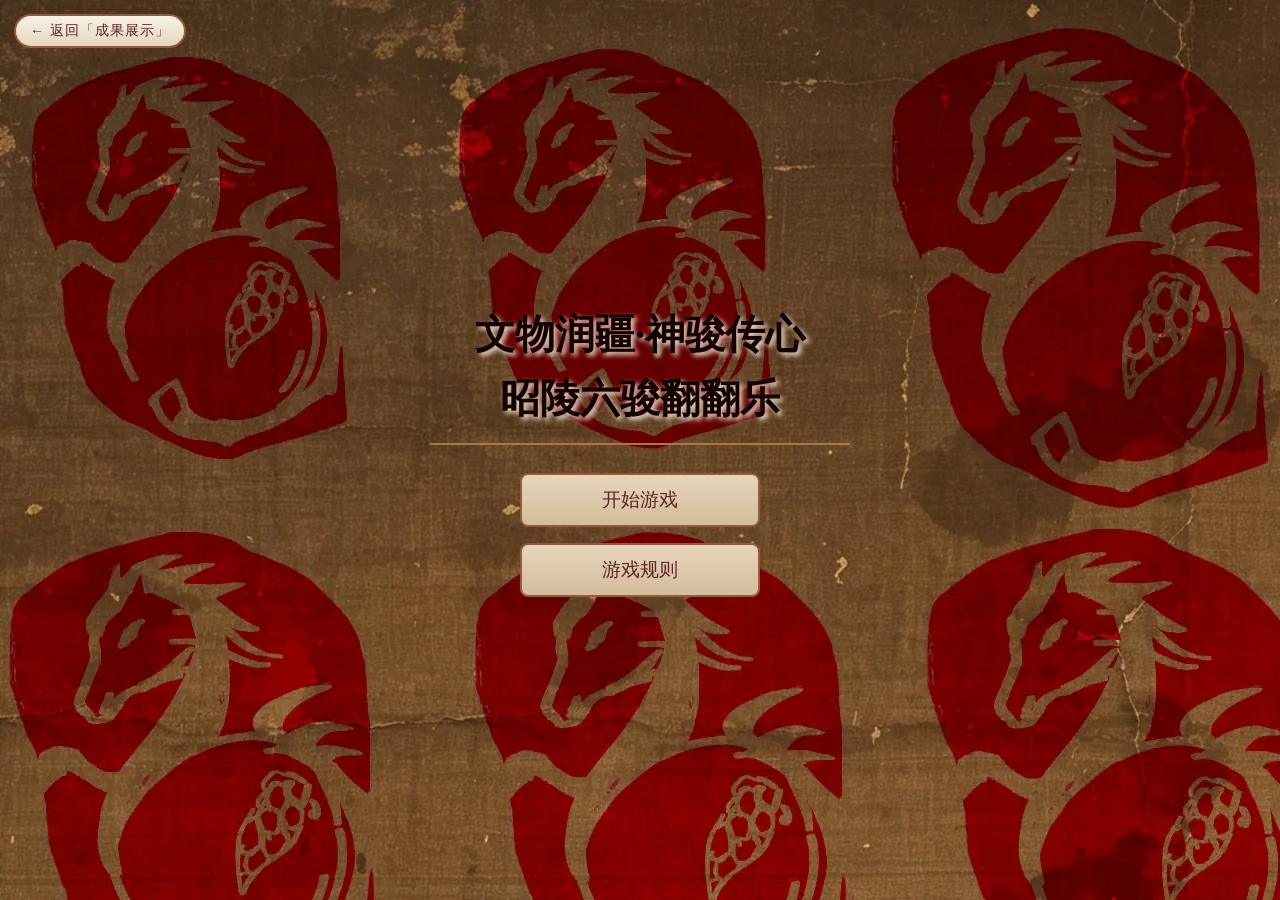
<file: games/fangfangle.html>
<!DOCTYPE html>
<html lang="zh-CN">
<head>
    <meta charset="UTF-8">
    <meta name="viewport" content="width=device-width, initial-scale=1.0">
    <title>文物润疆·神骏传心 昭陵六骏翻翻乐 ｜ 马上同心·文化信使</title>
    <style>
        * {
            margin: 0;
            padding: 0;
            box-sizing: border-box;
        }
        html, body {
            width: 100%;
            min-height: 100vh;
        }
        body {
            background: #f8f1e4 url("assets/beijing.webp");
            font-family: "SimSun", "Microsoft Yahei", serif;
            display: flex;
            align-items: center;
            justify-content: center;
            padding: 10px;
        }
        .app-container {
            width: 100%;
            max-width: 420px;
            display: flex;
            flex-direction: column;
            align-items: center;
            justify-content: center;
        }

        /* ===== 首页 ===== */
        .home-page {
            display: flex;
            flex-direction: column;
            align-items: center;
            justify-content: center;
            min-height: 70vh;
            gap: 28px;
            padding: 12px 0;
            width: 100%;
        }
        .home-title {
            text-align: center;
            color: #150000;
            font-size: clamp(30px, 6vw, 40px);
            line-height: 1.6;
            text-shadow: 3px 3px 5px #f1e3ce;
            border-bottom: 2px solid #a87847;
            padding-bottom: 12px;
            width: 100%;
        }
        .btn-group {
            display: flex;
            flex-direction: column;
            gap: 16px;
            width: 100%;
            max-width: 240px;
            align-items: center;
        }
        .古风按钮 {
            padding: 12px 0;
            font-size: clamp(15px, 3.5vw, 19px);
            font-family: SimSun;
            border: 2px solid #915c38;
            background: linear-gradient(#e6d5bc, #d4bc9c);
            color: #5a2424;
            border-radius: 8px;
            cursor: pointer;
            transition: all 0.3s;
            text-align: center;
            touch-action: manipulation;
            -webkit-tap-highlight-color: transparent;
            width: 100%;
        }
        .古风按钮:active {
            background: linear-gradient(#d4bc9c, #c9a87c);
            transform: scale(0.97);
        }

        /* ===== 游戏页面 ===== */
        .game-page {
            display: none;
            flex-direction: column;
            align-items: center;
            justify-content: center;
            gap: 12px;
            padding: 6px 0 10px;
            width: 100%;
        }
        .game-title {
            text-align: center;
            color: #f5eded;
            font-size: clamp(20px, 4.5vw, 28px);
            padding-bottom: 8px;
            border-bottom: 2px solid #a87847;
            line-height: 1.4;
            width: 100%;
        }
        .match-counter {
            text-align: center;
            color: #6b2c2c;
            font-size: clamp(14px, 3vw, 17px);
            letter-spacing: 1px;
            opacity: 0.85;
            width: 100%;
        }
        .match-counter span {
            font-weight: bold;
            color: #b8860b;
        }

        /* ===== 卡片网格：3列4行，对手机竖屏更友好 ===== */
        .game-box {
            display: grid;
            grid-template-columns: repeat(3, 1fr);
            gap: 10px;
            width: 100%;
            max-width: 360px;
            margin: 0 auto;
            justify-items: center;
            align-items: center;
        }

        /* ===== 卡牌 ===== */
        .card {
            width: 110px;
            height: 110px;
            max-width: 100%;
            aspect-ratio: 1 / 1;
            position: relative;
            cursor: pointer;
            perspective: 600px;
            -webkit-tap-highlight-color: transparent;
            flex-shrink: 0;
        }

        /* 手机窄屏自动缩小填满 */
        @media (max-width: 420px) {
            .game-box {
                max-width: 100%;
                gap: 8px;
            }
            .card {
                width: 100%;
                height: auto;
                aspect-ratio: 1 / 1;
            }
        }
        @media (max-width: 340px) {
            .game-box {
                gap: 5px;
            }
        }

        .card-wrap {
            width: 100%;
            height: 100%;
            position: relative;
            transition: transform 0.4s ease;
            transform-style: preserve-3d;
            border-radius: 6px;
        }
        .card.flip .card-wrap {
            transform: rotateY(180deg);
        }
        .card-face {
            width: 100%;
            height: 100%;
            position: absolute;
            top: 0;
            left: 0;
            border-radius: 6px;
            border: 1.5px solid #a87847;
            box-shadow: 0 2px 8px rgba(90, 40, 40, 0.12);
            display: flex;
            align-items: center;
            justify-content: center;
            backface-visibility: hidden;
        }
        .card-back-face {
    background: #6d4c37 url("assets/beijing2.webp") center/cover no-repeat;
    /* 去掉原来的 font-size 和 color，因为不再显示文字 */
    font-size: 0;
    color: transparent;
}
        
        .card-front-face {
            background: #fff9ee;
            padding: 4px;
            transform: rotateY(180deg);
        }
        .card-front-face img {
            width: 100%;
            height: 100%;
            object-fit: contain;
            display: block;
            border-radius: 4px;
        }

        /* ===== 配对成功 ===== */
        .card.match {
            pointer-events: none;
        }
        .card.match .card-wrap {
            transform: rotateY(180deg);
            border: 2.5px solid #d4a558;
            box-shadow: 0 0 16px rgba(212, 165, 88, 0.7), 0 0 32px rgba(212, 165, 88, 0.2);
            border-radius: 8px;
        }
        .card.match .card-front-face {
            border-color: #d4a558;
        }

        /* ===== 底部按钮 ===== */
        .game-bottom-bar {
            display: flex;
            justify-content: center;
            align-items: center;
            gap: 10px;
            max-width: 360px;
            margin: 8px auto 0;
            width: 100%;
        }
        .game-bottom-bar .古风按钮 {
            width: 48%;
            min-height: 40px;
            font-size: clamp(15px, 3.5vw, 18px);
            font-weight: bold;
            letter-spacing: 1px;
            padding: 8px 0;
        }

        /* ===== 弹窗 ===== */
        .mask {
            position: fixed;
            top: 0;
            left: 0;
            width: 100vw;
            height: 100vh;
            background: rgba(0, 0, 0, 0.6);
            display: none;
            align-items: center;
            justify-content: center;
            padding: 16px;
            z-index: 999;
            backdrop-filter: blur(3px);
        }
        .pop-box {
            background: #f7f2e7;
            border: 3px solid #915c38;
            border-radius: 12px;
            width: 100%;
            max-width: 360px;
            max-height: 75vh;
            overflow-y: auto;
            padding: 18px 16px;
            color: #442222;
        }
        .pop-title {
            text-align: center;
            font-size: clamp(20px, 4.5vw, 26px);
            margin-bottom: 10px;
            padding-bottom: 8px;
            border-bottom: 2px solid #c9a87c;
        }
        .pop-text {
            line-height: 1.7;
            font-size: clamp(14px, 3vw, 17px);
        }
        .pop-close {
            margin-top: 14px;
            width: 100%;
            padding: 10px 0;
            font-size: clamp(14px, 3vw, 17px);
        }

        @media (max-width: 340px) {
            .game-box {
                gap: 4px;
            }
            .card-face {
                border-width: 1px;
            }
            .game-bottom-bar {
                gap: 6px;
            }
            .game-bottom-bar .古风按钮 {
                min-height: 34px;
                font-size: 13px;
            }
        }
    
/* ===== 站内二级页面：返回入口（由主站注入） ===== */
.mstx-back{position:fixed;top:14px;left:14px;z-index:2000;display:inline-flex;align-items:center;gap:6px;
padding:8px 14px;font-family:SimSun,serif;font-size:14px;line-height:1;color:#5a2424;
background:linear-gradient(#f7f2e7,#e6d5bc);border:2px solid #915c38;border-radius:999px;
box-shadow:0 4px 14px rgba(90,40,40,.25);text-decoration:none;letter-spacing:1px;
transition:transform .2s,box-shadow .2s}
.mstx-back:hover{transform:translateY(-1px);box-shadow:0 6px 18px rgba(90,40,40,.32)}
.mstx-back:active{transform:scale(.97)}
@media(max-width:420px){.mstx-back{top:10px;left:10px;padding:6px 11px;font-size:12px;letter-spacing:0}}
</style>
</head>
<body>
<a class="mstx-back" href="../index.html?skipgate=1#achievement" aria-label="返回马上同心网站「成果展示」">← 返回「成果展示」</a>
<div class="app-container">
    <!-- ====== 首页 ====== -->
    <div class="home-page" id="homePage">
        <h1 class="home-title">文物润疆·神骏传心<br>昭陵六骏翻翻乐</h1>
        <div class="btn-group">
            <button class="古风按钮" id="startGameBtn">开始游戏</button>
            <button class="古风按钮" id="ruleBtn">游戏规则</button>
        </div>
    </div>

    <!-- ====== 游戏页面 ====== -->
    <div class="game-page" id="gamePage">
        <h2 class="game-title">文物润疆·神骏传心<br>昭陵六骏翻翻乐</h2>
        <div class="match-counter">已配对：<span id="matchCount">0</span> / 6</div>
        <div class="game-box" id="gameBox"></div>
        <div class="game-bottom-bar">
            <button class="古风按钮" id="exitGameBtn">退出游戏</button>
            <button class="古风按钮" id="restartBtn">再来一局</button>
        </div>
    </div>

    <!-- ====== 规则弹窗 ====== -->
    <div class="mask" id="ruleMask">
        <div class="pop-box">
            <h3 class="pop-title">游戏规则</h3>
            <div class="pop-text">
                1. 游戏共12张卡牌，6匹昭陵骏马各有两张配对卡片<br>
                2. 点击卡牌会立体翻转翻开，每次仅可翻开两张卡牌<br>
                3. 两张卡牌为同一匹骏马，则配对成功，永久展示骏马原图并弹出文物科普<br>
                4. 两张卡牌不匹配，卡牌自动翻转回问号背面<br>
                5. 全部卡牌配对完成即通关，完整了解昭陵六骏历史文化
            </div>
            <button class="古风按钮 pop-close" id="closeRuleBtn">关闭</button>
        </div>
    </div>

    <!-- ====== 骏马科普弹窗 ====== -->
    <div class="mask" id="introMask">
        <div class="pop-box">
            <h3 class="pop-title" id="introTitle">骏马介绍</h3>
            <div class="pop-text" id="introText"></div>
            <button class="古风按钮 pop-close" id="closeIntroBtn">知晓</button>
        </div>
    </div>
</div>

<script>
    const horseData = [{
        name: "assets/bai1.webp",
        title: "白蹄乌",
        text: "白蹄乌是唐太宗平定薛仁杲时的坐骑，通体乌黑，唯独四蹄雪白。此马日行千里，骁勇善战，随李世民长途奔袭大破敌军，象征一往无前的征战气魄。"
    }, {
        name: "assets/qing1.webp",
        title: "青骓",
        text: "青骓毛色青白相间，为李世民平定窦建德的战马。虎牢关一战，青骓身中五箭仍奋勇冲锋，是大唐开国关键战役的见证，代表忠勇不屈。"
    }, {
        name: "assets/quan1.webp",
        title: "拳毛騧",
        text: "拳毛騧周身旋毛卷曲，黄黑相间，随李世民平定刘黑闼。激战中身中九箭，力竭而亡，石刻现存美国宾夕法尼亚大学博物馆，是流失海外的国宝。"
    }, {
        name: "assets/sa1.webp",
        title: "飒露紫",
        text: "飒露紫意为“紫燕飞驰”，征讨王世充时战马。将军丘行恭为其拔箭的石刻画面极具故事性，同样流失海外，是昭陵六骏中最富人文故事的一骏。"
    }, {
        name: "assets/sheng1.webp",
        title: "什伐赤",
        text: "什伐赤来自西域波斯，纯红骏马，征战王世充、窦建德两役，身中五箭，是丝绸之路文化交融的文物象征，见证唐代开放包容。"
    }, {
        name: "assets/te1.webp",
        title: "特勒骠",
        text: "特勒骠为突厥进贡黄骠战马，毛色黄白。随李世民击败宋金刚，收复山西失地，战功赫赫，与青骓、什伐赤、白蹄乌同为留存国内的四骏，现藏西安碑林博物馆。"
    }];

    const imgList = horseData.map(item => item.name);
    let cardData = [...imgList, ...imgList];
    let openCards = [];
    let lock = false;
    let matchedPairs = 0;

    const homePage = document.getElementById("homePage");
    const gamePage = document.getElementById("gamePage");
    const startGameBtn = document.getElementById("startGameBtn");
    const ruleBtn = document.getElementById("ruleBtn");
    const ruleMask = document.getElementById("ruleMask");
    const closeRuleBtn = document.getElementById("closeRuleBtn");
    const introMask = document.getElementById("introMask");
    const introTitle = document.getElementById("introTitle");
    const introText = document.getElementById("introText");
    const closeIntroBtn = document.getElementById("closeIntroBtn");
    const gameBox = document.getElementById("gameBox");
    const exitGameBtn = document.getElementById("exitGameBtn");
    const restartBtn = document.getElementById("restartBtn");
    const matchCountEl = document.getElementById("matchCount");

    startGameBtn.onclick = () => {
        homePage.style.display = "none";
        gamePage.style.display = "flex";
        initGame();
    };
    exitGameBtn.onclick = () => {
        gamePage.style.display = "none";
        homePage.style.display = "flex";
    };
    restartBtn.onclick = initGame;

    ruleBtn.onclick = () => ruleMask.style.display = "flex";
    closeRuleBtn.onclick = () => ruleMask.style.display = "none";
    closeIntroBtn.onclick = () => {
        introMask.style.display = "none";
        if (matchedPairs === 6) {
            setTimeout(() => {
                alert("🎉 恭喜你！六骏齐聚，你已完整了解昭陵六骏的历史文化！");
            }, 300);
        }
    };

    function initGame() {
        openCards = [];
        lock = false;
        matchedPairs = 0;
        matchCountEl.textContent = "0";
        cardData = [...imgList, ...imgList].sort(() => Math.random() - 0.5);
        renderCards();
        introMask.style.display = "none";
        ruleMask.style.display = "none";
    }

    function renderCards() {
        gameBox.innerHTML = "";
        cardData.forEach(imgName => {
            const card = document.createElement("div");
            card.className = "card";
            card.dataset.img = imgName;
            card.innerHTML = `
                <div class="card-wrap">
                    <div class="card-face card-back-face">?</div>
                    <div class="card-face card-front-face">
                        <img src="${imgName}" alt="昭陵六骏" loading="lazy">
                    </div>
                </div>
            `;
            card.addEventListener("click", flipCard);
            gameBox.appendChild(card);
        });
    }

    function flipCard(e) {
        if (lock) return;
        const card = e.currentTarget;
        if (card.classList.contains("flip") || card.classList.contains("match")) return;

        card.classList.add("flip");
        openCards.push(card);

        if (openCards.length === 2) {
            lock = true;
            const c1 = openCards[0];
            const c2 = openCards[1];
            const img1 = c1.dataset.img;
            const img2 = c2.dataset.img;

            if (img1 === img2) {
                setTimeout(() => {
                    c1.classList.add("match");
                    c2.classList.add("match");
                    openCards = [];
                    lock = false;
                    matchedPairs++;
                    matchCountEl.textContent = matchedPairs;
                    const horseInfo = horseData.find(h => h.name === img1);
                    if (horseInfo) {
                        introTitle.innerText = horseInfo.title;
                        introText.innerText = horseInfo.text;
                        introMask.style.display = "flex";
                    }
                }, 400);
            } else {
                setTimeout(() => {
                    c1.classList.remove("flip");
                    c2.classList.remove("flip");
                    openCards = [];
                    lock = false;
                }, 600);
            }
        }
    }

    introMask.addEventListener("click", (e) => {
        if (e.target === introMask) {
            introMask.style.display = "none";
            if (matchedPairs === 6) {
                setTimeout(() => {
                    alert("🎉 恭喜你！六骏齐聚，你已完整了解昭陵六骏的历史文化！");
                }, 300);
            }
        }
    });
    ruleMask.addEventListener("click", (e) => {
        if (e.target === ruleMask) ruleMask.style.display = "none";
    });
</script>
</body>
</html>
</file>
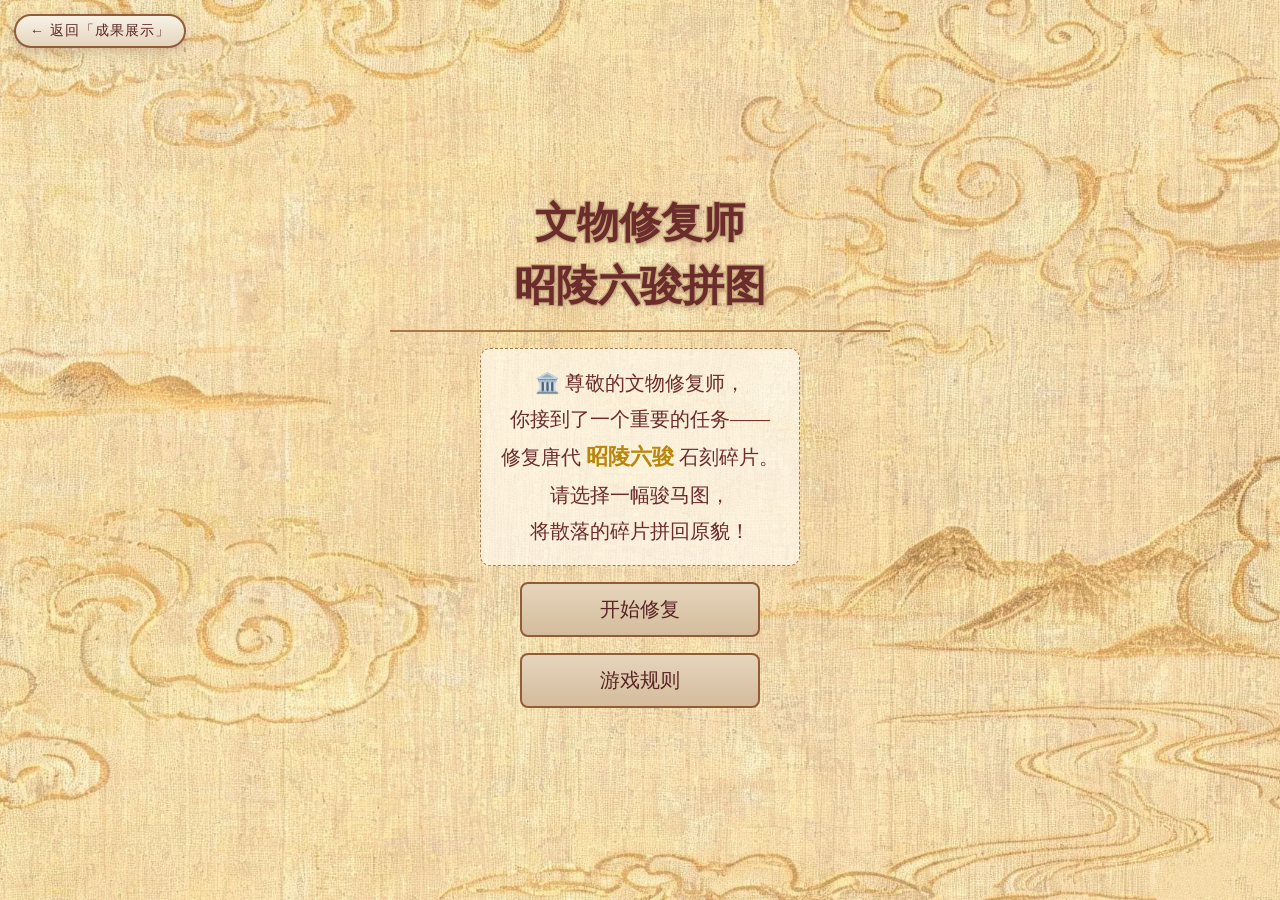
<file: games/pintu.html>
<!DOCTYPE html>
<html lang="zh-CN">
<head>
    <meta charset="UTF-8">
    <meta name="viewport" content="width=device-width, initial-scale=1.0">
    <title>文物修复师 · 昭陵六骏拼图 ｜ 马上同心·文化信使</title>
    <style>
        * {
            margin: 0;
            padding: 0;
            box-sizing: border-box;
        }
        html,
        body {
            width: 100%;
            min-height: 100vh;
            font-family: "SimSun", "Microsoft Yahei", serif;
        }
        body {
            /* 背景图片改成 assets/bjing.webp，居中铺满 */
            background: #f8f1e4 url("assets/bjing.webp") center/cover no-repeat fixed;
            display: flex;
            align-items: center;
            justify-content: center;
            padding: 10px;
        }

        .app-container {
            width: 100%;
            max-width: 500px;
            display: flex;
            flex-direction: column;
            align-items: center;
            justify-content: center;
            min-height: 90vh;
        }

        .page {
            display: none;
            flex-direction: column;
            align-items: center;
            width: 100%;
            gap: 16px;
            padding: 10px 0;
        }
        .page.active {
            display: flex;
        }

        .古风按钮 {
            padding: 12px 24px;
            font-size: clamp(16px, 3.5vw, 20px);
            font-family: SimSun;
            border: 2px solid #915c38;
            background: linear-gradient(#e6d5bc, #d4bc9c);
            color: #5a2424;
            border-radius: 8px;
            cursor: pointer;
            transition: all 0.3s;
            text-align: center;
            touch-action: manipulation;
            -webkit-tap-highlight-color: transparent;
            width: 100%;
            max-width: 240px;
        }
        .古风按钮:active {
            background: linear-gradient(#d4bc9c, #c9a87c);
            transform: scale(0.97);
        }
        .古风按钮.小号 {
            padding: 8px 16px;
            font-size: clamp(13px, 2.8vw, 16px);
            max-width: 160px;
        }

        .home-title {
            text-align: center;
            color: #6b2c2c;
            font-size: clamp(30px, 6.5vw, 42px);
            line-height: 1.5;
            text-shadow: 1px 1px 0 #c9a87c, -1px -1px 0 #c9a87c, 1px -1px 0 #c9a87c, -1px 1px 0 #c9a87c, 2px 2px 6px rgba(90,
                    40, 40, 0.25);
            border-bottom: 2px solid #a87847;
            padding-bottom: 12px;
            width: 100%;
            font-weight: 900;
        }
        .home-sub {
            text-align: center;
            font-size: clamp(16px, 3.2vw, 20px);
            color: #6b2c2c;
            line-height: 1.8;
            background: rgba(255, 249, 238, 0.7);
            padding: 16px 20px;
            border-radius: 10px;
            border: 1px dashed #a87847;
            max-width: 360px;
            margin: 0 10px;
        }
        .home-sub .highlight {
            color: #b8860b;
            font-weight: bold;
            font-size: clamp(18px, 3.5vw, 22px);
        }

        .select-title {
            text-align: center;
            color: #6b2c2c;
            font-size: clamp(22px, 4.8vw, 30px);
            text-shadow: 1px 1px 2px #c9b89c;
            border-bottom: 2px solid #a87847;
            padding-bottom: 10px;
            width: 100%;
            font-weight: 900;
        }
        .select-grid {
            display: grid;
            grid-template-columns: repeat(3, 1fr);
            gap: 12px;
            width: 100%;
            max-width: 420px;
            margin: 6px auto;
        }
        .select-item {
            aspect-ratio: 1 / 1;
            border: 3px solid #a87847;
            border-radius: 10px;
            overflow: hidden;
            cursor: pointer;
            transition: all 0.3s;
            box-shadow: 0 3px 10px rgba(90, 40, 40, 0.12);
            background: #fff9ee;
            display: flex;
            align-items: center;
            justify-content: center;
            position: relative;
        }
        .select-item:active {
            transform: scale(0.95);
            border-color: #d4a558;
        }
        .select-item img {
            width: 100%;
            height: 100%;
            object-fit: cover;
            display: block;
        }
        .select-item .select-label {
            position: absolute;
            bottom: 0;
            left: 0;
            right: 0;
            background: rgba(107, 44, 44, 0.8);
            color: #f7f2e7;
            font-size: clamp(11px, 2.2vw, 14px);
            text-align: center;
            padding: 4px 0;
            font-family: SimSun;
            letter-spacing: 1px;
        }

        .game-header {
            display: flex;
            justify-content: space-between;
            align-items: center;
            width: 100%;
            max-width: 420px;
            gap: 8px;
            flex-wrap: wrap;
        }
        .game-header .game-info {
            color: #6b2c2c;
            font-size: clamp(14px, 3vw, 18px);
            font-weight: bold;
        }
        .game-header .game-info span {
            color: #b8860b;
        }

        .puzzle-area {
            width: 100%;
            max-width: 420px;
            display: flex;
            flex-direction: column;
            gap: 12px;
        }

        /* ===== 拼图板 ===== */
        .puzzle-board {
            width: 100%;
            aspect-ratio: 1 / 1;
            background: rgba(212, 200, 184, 1);
            border: 4px solid #a87847;
            border-radius: 10px;
            box-shadow: inset 0 0 30px rgba(90, 40, 40, 0.45);
            display: grid;
            grid-template-columns: repeat(4, 1fr);
            grid-template-rows: repeat(4, 1fr);
            gap: 3px;
            padding: 3px;
            position: relative;
            overflow: hidden;
        }

        /* 参考图 - 放在最底层 */
        .reference-image {
            position: absolute;
            top: 0;
            left: 0;
            width: 100%;
            height: 100%;
            background-size: cover;
            background-position: center;
            opacity: 0.25;
            pointer-events: none;
            z-index: 0;
            border-radius: 6px;
        }

        .board-slot {
            background: rgba(196, 184, 168, 0.15);
            border-radius: 2px;
            border: 1.5px dashed rgba(168, 152, 136, 0.35);
            position: relative;
            display: flex;
            align-items: center;
            justify-content: center;
            transition: background 0.2s;
            z-index: 1;
        }
        .board-slot.highlight {
            background: rgba(212, 200, 184, 0.3);
            border-color: #d4a558;
        }
        .board-slot.filled {
            border: 1.5px solid rgba(168, 152, 136, 0.5);
            background: transparent;
        }
        .board-slot .slot-number {
            color: rgba(168, 152, 136, 0.2);
            font-size: clamp(10px, 2vw, 14px);
            font-family: SimSun;
            pointer-events: none;
            z-index: 0;
        }

        /* ===== 碎片池 ===== */
        .piece-pool {
            width: 100%;
            min-height: 90px;
            background: rgba(232, 221, 208, 0.8);
            border: 2px solid #a87847;
            border-radius: 8px;
            padding: 8px;
            display: flex;
            flex-wrap: wrap;
            gap: 6px;
            align-items: center;
            justify-content: center;
        }
        .piece-pool .pool-label {
            width: 100%;
            text-align: center;
            color: #8a7a6a;
            font-size: clamp(12px, 2.5vw, 14px);
            font-family: SimSun;
            letter-spacing: 2px;
        }

        /* ===== 拼图碎片（方形） ===== */
        .puzzle-piece {
            width: 70px;
            height: 70px;
            background: #fff9ee;
            border-radius: 2px;
            background-size: 400% 400%;
            background-position: var(--bg-pos);
            cursor: grab;
            position: relative;
            touch-action: none;
            box-shadow: 0 3px 10px rgba(90, 40, 40, 0.25);
            border: 2px solid #a87847;
            flex-shrink: 0;
            transition: transform 0.15s;
            z-index: 2;
        }
        .puzzle-piece:active {
            cursor: grabbing;
        }
        .puzzle-piece.dragging {
            z-index: 1000;
            box-shadow: 0 8px 35px rgba(0, 0, 0, 0.4);
            transform: scale(1.06) rotate(2deg);
            opacity: 0.9;
        }

        /* 拼图板中的碎片 */
        .board-slot .puzzle-piece {
            width: 100%;
            height: 100%;
            border-radius: 2px;
            border: 1px solid #a87847;
            box-shadow: 0 1px 4px rgba(90, 40, 40, 0.15);
            z-index: 2;
        }

        /* ===== 完成弹窗 ===== */
        .puzzle-complete-overlay {
            position: absolute;
            top: 0;
            left: 0;
            right: 0;
            bottom: 0;
            background: rgba(107, 44, 44, 0.8);
            backdrop-filter: blur(8px);
            display: none;
            align-items: center;
            justify-content: center;
            flex-direction: column;
            gap: 12px;
            border-radius: 8px;
            z-index: 30;
            padding: 20px;
        }
        .puzzle-complete-overlay.show {
            display: flex;
        }
        .puzzle-complete-overlay .complete-icon {
            font-size: clamp(48px, 10vw, 72px);
        }
        .puzzle-complete-overlay .complete-title {
            color: #f7f2e7;
            font-size: clamp(26px, 5.5vw, 38px);
            text-shadow: 2px 2px 8px rgba(0, 0, 0, 0.5);
            font-weight: bold;
            text-align: center;
        }
        .puzzle-complete-overlay .complete-sub {
            color: #f7f2e7;
            font-size: clamp(14px, 2.8vw, 18px);
            opacity: 0.9;
            text-align: center;
            max-width: 90%;
            line-height: 1.6;
        }
        .puzzle-complete-overlay .complete-desc {
            color: #f7f2e7;
            font-size: clamp(13px, 2.5vw, 16px);
            opacity: 0.85;
            text-align: center;
            max-width: 90%;
            line-height: 1.8;
            background: rgba(0, 0, 0, 0.25);
            padding: 10px 16px;
            border-radius: 8px;
            margin: 4px 0;
        }

        .game-bottom {
            display: flex;
            justify-content: center;
            gap: 12px;
            width: 100%;
            max-width: 420px;
            flex-wrap: wrap;
        }
        .game-bottom .古风按钮 {
            max-width: 180px;
            padding: 10px 0;
            font-size: clamp(14px, 3vw, 17px);
        }

        .mask {
            position: fixed;
            top: 0;
            left: 0;
            width: 100vw;
            height: 100vh;
            background: rgba(0, 0, 0, 0.6);
            display: none;
            align-items: center;
            justify-content: center;
            padding: 16px;
            z-index: 999;
            backdrop-filter: blur(3px);
        }
        .mask.show {
            display: flex;
        }
        .pop-box {
            background: #f7f2e7;
            border: 3px solid #915c38;
            border-radius: 12px;
            width: 100%;
            max-width: 400px;
            max-height: 80vh;
            overflow-y: auto;
            padding: 20px 18px;
            color: #442222;
        }
        .pop-title {
            text-align: center;
            font-size: clamp(20px, 4.5vw, 26px);
            margin-bottom: 12px;
            padding-bottom: 10px;
            border-bottom: 2px solid #c9a87c;
            color: #6b2c2c;
            font-weight: 900;
            text-shadow: 1px 1px 2px #c9b89c;
        }
        .pop-text {
            line-height: 1.8;
            font-size: clamp(14px, 3vw, 17px);
        }
        .pop-close {
            margin-top: 16px;
            width: 100%;
            padding: 10px 0;
        }

        @media (max-width: 420px) {
            .puzzle-piece {
                width: 60px;
                height: 60px;
            }
            .puzzle-board {
                gap: 2px;
                padding: 2px;
            }
        }
        @media (max-width: 360px) {
            .puzzle-piece {
                width: 50px;
                height: 50px;
            }
            .puzzle-board {
                gap: 1.5px;
                padding: 1.5px;
            }
            .piece-pool {
                min-height: 65px;
                padding: 4px;
                gap: 4px;
            }
        }
    
/* ===== 站内二级页面：返回入口（由主站注入） ===== */
.mstx-back{position:fixed;top:14px;left:14px;z-index:2000;display:inline-flex;align-items:center;gap:6px;
padding:8px 14px;font-family:SimSun,serif;font-size:14px;line-height:1;color:#5a2424;
background:linear-gradient(#f7f2e7,#e6d5bc);border:2px solid #915c38;border-radius:999px;
box-shadow:0 4px 14px rgba(90,40,40,.25);text-decoration:none;letter-spacing:1px;
transition:transform .2s,box-shadow .2s}
.mstx-back:hover{transform:translateY(-1px);box-shadow:0 6px 18px rgba(90,40,40,.32)}
.mstx-back:active{transform:scale(.97)}
@media(max-width:420px){.mstx-back{top:10px;left:10px;padding:6px 11px;font-size:12px;letter-spacing:0}}
</style>
</head>
<body>
<a class="mstx-back" href="../index.html?skipgate=1#achievement" aria-label="返回马上同心网站「成果展示」">← 返回「成果展示」</a>
    <div class="app-container">

        <!-- 首页 -->
        <div class="page active" id="homePage">
            <h1 class="home-title">文物修复师<br>昭陵六骏拼图</h1>
            <div class="home-sub">
                🏛️ 尊敬的文物修复师，<br>
                你接到了一个重要的任务——<br>
                修复唐代 <span class="highlight">昭陵六骏</span> 石刻碎片。<br>
                请选择一幅骏马图，<br>
                将散落的碎片拼回原貌！
            </div>
            <button class="古风按钮" id="startBtn">开始修复</button>
            <button class="古风按钮" id="ruleBtn">游戏规则</button>
        </div>

        <!-- 拼图选择页 -->
        <div class="page" id="selectPage">
            <h2 class="select-title">🏇 选择你要修复的骏马</h2>
            <div class="select-grid" id="selectGrid"></div>
            <button class="古风按钮 小号 select-back" id="selectBackBtn">← 返回</button>
        </div>

        <!-- 游戏页 -->
        <div class="page" id="gamePage">
            <div class="game-header">
                <div class="game-info" id="gameTitle">修复中</div>
                <div class="game-info">已拼：<span id="placedCount">0</span>/16</div>
            </div>

            <div class="puzzle-area">
                <div class="puzzle-board" id="puzzleBoard">
                    <div class="puzzle-complete-overlay" id="completeOverlay">
                        <div class="complete-icon">🎉</div>
                        <div class="complete-title" id="completeTitle">修复完成！</div>
                        <div class="complete-sub" id="completeSub">你成功复原了昭陵六骏之一</div>
                        <div class="complete-desc" id="completeDesc"></div>
                        <button class="古风按钮 小号" id="completeContinueBtn">继续修复</button>
                    </div>
                </div>

                <div class="piece-pool" id="piecePool">
                    <div class="pool-label">🧩 碎片池 — 拖拽碎片到板上对应位置</div>
                </div>
            </div>

            <div class="game-bottom">
                <button class="古风按钮" id="shuffleBtn">🔀 重新打乱</button>
                <button class="古风按钮" id="gameBackBtn">← 返回选择</button>
            </div>
        </div>

        <!-- 规则弹窗 -->
        <div class="mask" id="ruleMask">
            <div class="pop-box">
                <h3 class="pop-title">📜 修复指南</h3>
                <div class="pop-text">
                    <p><strong>🧑‍🔧 你的身份：</strong>唐代文物修复师</p><br>
                    <p><strong>🎯 任务：</strong>将碎片池中的拼图碎片拖拽到拼图板上的正确位置。</p><br>
                    <p><strong>🖱️ 操作方法：</strong></p>
                    <p>· 从碎片池 <strong>拖拽</strong> 碎片到拼图板的槽位</p>
                    <p>· 只有 <strong>正确</strong> 的碎片才能放入对应的槽位</p>
                    <p>· 放错的碎片会自动弹回碎片池</p><br>
                    <p><strong>💡 提示：</strong>拼图板上有半透明参考图，帮助你判断碎片位置</p><br>
                    <p><strong>🏆 完成条件：</strong>16块碎片全部归位，拼图完整显示</p>
                    <p>💡 <em>每一块碎片都承载着千年历史，请细心修复！</em></p>
                </div>
                <button class="古风按钮 pop-close" id="closeRuleBtn">知晓了</button>
            </div>
        </div>

    </div>

    <script>
        // ============================================================
        // 数据：6 匹骏马
        // ============================================================
        const HORSE_DATA = [{
            id: 0,
            name: '白蹄乌',
            img: 'assets/bai1.webp',
            story: '白蹄乌是唐太宗平定薛仁杲时的坐骑，通体乌黑，唯独四蹄雪白。此马日行千里，骁勇善战，随李世民长途奔袭大破敌军，象征一往无前的征战气魄。'
        }, {
            id: 1,
            name: '青骓',
            img: 'assets/qing1.webp',
            story: '青骓毛色青白相间，为李世民平定窦建德的战马。虎牢关一战，青骓身中五箭仍奋勇冲锋，是大唐开国关键战役的见证，代表忠勇不屈。'
        }, {
            id: 2,
            name: '拳毛騧',
            img: 'assets/quan1.webp',
            story: '拳毛騧周身旋毛卷曲，黄黑相间，随李世民平定刘黑闼。激战中身中九箭，力竭而亡，石刻现存美国宾夕法尼亚大学博物馆，是流失海外的国宝。'
        }, {
            id: 3,
            name: '飒露紫',
            img: 'assets/sa1.webp',
            story: '飒露紫意为"紫燕飞驰"，征讨王世充时战马。将军丘行恭为其拔箭的石刻画面极具故事性，同样流失海外，是昭陵六骏中最富人文故事的一骏。'
        }, {
            id: 4,
            name: '什伐赤',
            img: 'assets/sheng1.webp',
            story: '什伐赤来自西域波斯，纯红骏马，征战王世充、窦建德两役，身中五箭，是丝绸之路文化交融的文物象征，见证唐代开放包容。'
        }, {
            id: 5,
            name: '特勒骠',
            img: 'assets/te1.webp',
            story: '特勒骠为突厥进贡黄骠战马，毛色黄白。随李世民击败宋金刚，收复山西失地，战功赫赫，与青骓、什伐赤、白蹄乌同为留存国内的四骏，现藏西安碑林博物馆。'
        }];

        // ============================================================
        // 状态
        // ============================================================
        let currentHorse = null;
        let boardState = [];
        let piecePool = [];
        let placedCount = 0;
        let isComplete = false;
        let dragData = null;

        // DOM 引用
        const homePage = document.getElementById('homePage');
        const selectPage = document.getElementById('selectPage');
        const gamePage = document.getElementById('gamePage');
        const selectGrid = document.getElementById('selectGrid');
        const puzzleBoard = document.getElementById('puzzleBoard');
        const piecePoolEl = document.getElementById('piecePool');
        const gameTitle = document.getElementById('gameTitle');
        const placedCountEl = document.getElementById('placedCount');
        const completeOverlay = document.getElementById('completeOverlay');
        const completeTitle = document.getElementById('completeTitle');
        const completeSub = document.getElementById('completeSub');
        const completeDesc = document.getElementById('completeDesc');
        const shuffleBtn = document.getElementById('shuffleBtn');
        const startBtn = document.getElementById('startBtn');
        const ruleBtn = document.getElementById('ruleBtn');
        const ruleMask = document.getElementById('ruleMask');
        const closeRuleBtn = document.getElementById('closeRuleBtn');
        const selectBackBtn = document.getElementById('selectBackBtn');
        const gameBackBtn = document.getElementById('gameBackBtn');
        const completeContinueBtn = document.getElementById('completeContinueBtn');

        // ============================================================
        // 页面切换
        // ============================================================
        function showPage(pageId) {
            document.querySelectorAll('.page').forEach(p => p.classList.remove('active'));
            document.getElementById(pageId).classList.add('active');
        }

        startBtn.onclick = () => {
            renderSelectGrid();
            showPage('selectPage');
        };

        selectBackBtn.onclick = () => showPage('homePage');
        gameBackBtn.onclick = () => showPage('selectPage');

        ruleBtn.onclick = () => ruleMask.classList.add('show');
        closeRuleBtn.onclick = () => ruleMask.classList.remove('show');
        ruleMask.onclick = (e) => { if (e.target === ruleMask) ruleMask.classList.remove('show'); };

        completeContinueBtn.onclick = () => {
            completeOverlay.classList.remove('show');
            showPage('selectPage');
        };

        // ============================================================
        // 渲染选择网格
        // ============================================================
        function renderSelectGrid() {
            selectGrid.innerHTML = '';
            HORSE_DATA.forEach((horse, idx) => {
                const div = document.createElement('div');
                div.className = 'select-item';
                div.innerHTML = `
                    <img src="${horse.img}" alt="${horse.name}" loading="lazy" onerror="this.style.display='none'">
                    <div class="select-label">${horse.name}</div>
                `;
                div.onclick = () => startGame(idx);
                selectGrid.appendChild(div);
            });
        }

        // ============================================================
        // 开始游戏
        // ============================================================
        function startGame(horseIndex) {
            currentHorse = HORSE_DATA[horseIndex];
            gameTitle.textContent = `🖌️ 修复 ${currentHorse.name}`;
            placedCount = 0;
            placedCountEl.textContent = '0';
            isComplete = false;
            completeOverlay.classList.remove('show');

            boardState = Array(16).fill(-1);
            piecePool = Array.from({ length: 16 }, (_, i) => i);
            for (let i = piecePool.length - 1; i > 0; i--) {
                const j = Math.floor(Math.random() * (i + 1));
                [piecePool[i], piecePool[j]] = [piecePool[j], piecePool[i]];
            }

            renderGame();
            showPage('gamePage');
        }

        // ============================================================
        // 渲染游戏
        // ============================================================
        function renderGame() {
            renderBoard();
            renderPool();
        }

        // ============================================================
        // 渲染拼图板
        // ============================================================
        function renderBoard() {
            // 清空槽位
            const slots = puzzleBoard.querySelectorAll('.board-slot');
            slots.forEach(s => s.remove());

            // 确保参考图存在
            let refImg = puzzleBoard.querySelector('.reference-image');
            if (!refImg) {
                refImg = document.createElement('div');
                refImg.className = 'reference-image';
                puzzleBoard.appendChild(refImg);
            }
            if (currentHorse) {
                refImg.style.backgroundImage = `url(${currentHorse.img})`;
            }
            refImg.style.zIndex = '0';

            // 确保 overlay 存在
            let overlay = puzzleBoard.querySelector('.puzzle-complete-overlay');
            if (!overlay) {
                overlay = document.createElement('div');
                overlay.className = 'puzzle-complete-overlay';
                overlay.id = 'completeOverlay';
                overlay.innerHTML = `
                    <div class="complete-icon">🎉</div>
                    <div class="complete-title" id="completeTitle">修复完成！</div>
                    <div class="complete-sub" id="completeSub">你成功复原了昭陵六骏之一</div>
                    <div class="complete-desc" id="completeDesc"></div>
                    <button class="古风按钮 小号" id="completeContinueBtn">继续修复</button>
                `;
                puzzleBoard.appendChild(overlay);
            }

            const imgUrl = currentHorse ? currentHorse.img : '';

            for (let i = 0; i < 16; i++) {
                const slot = document.createElement('div');
                slot.className = 'board-slot';
                slot.dataset.index = i;
                slot.style.zIndex = '1';

                const pieceId = boardState[i];
                if (pieceId !== -1) {
                    slot.classList.add('filled');
                    const piece = createPiece(pieceId, imgUrl, true);
                    slot.appendChild(piece);
                } else {
                    slot.style.background = 'rgba(196, 184, 168, 0.12)';
                    const hint = document.createElement('span');
                    hint.className = 'slot-number';
                    hint.textContent = i + 1;
                    slot.appendChild(hint);

                    slot.addEventListener('dragover', (e) => {
                        e.preventDefault();
                        slot.classList.add('highlight');
                    });
                    slot.addEventListener('dragleave', () => {
                        slot.classList.remove('highlight');
                    });
                    slot.addEventListener('drop', (e) => {
                        e.preventDefault();
                        slot.classList.remove('highlight');
                        const data = e.dataTransfer.getData('text/plain');
                        if (data) {
                            const pid = parseInt(data);
                            tryPlacePiece(pid, i);
                        }
                    });

                    slot.addEventListener('touchend', (e) => {
                        slot.classList.remove('highlight');
                        if (dragData && dragData.pieceId !== undefined) {
                            const rect = slot.getBoundingClientRect();
                            const touch = e.changedTouches[0];
                            if (touch.clientX >= rect.left && touch.clientX <= rect.right &&
                                touch.clientY >= rect.top && touch.clientY <= rect.bottom) {
                                tryPlacePiece(dragData.pieceId, i);
                            }
                        }
                    });
                }

                puzzleBoard.appendChild(slot);
            }

            // 绑定完成按钮
            const btn = document.getElementById('completeContinueBtn');
            if (btn) {
                btn.onclick = () => {
                    document.getElementById('completeOverlay').classList.remove('show');
                    showPage('selectPage');
                };
            }

            // 打乱按钮
            shuffleBtn.onclick = () => {
                if (isComplete) return;
                for (let i = 0; i < 16; i++) {
                    if (boardState[i] !== -1) {
                        piecePool.push(boardState[i]);
                        boardState[i] = -1;
                    }
                }
                for (let i = piecePool.length - 1; i > 0; i--) {
                    const j = Math.floor(Math.random() * (i + 1));
                    [piecePool[i], piecePool[j]] = [piecePool[j], piecePool[i]];
                }
                placedCount = 0;
                placedCountEl.textContent = '0';
                isComplete = false;
                completeOverlay.classList.remove('show');
                renderGame();
            };

            checkComplete();
        }

        // ============================================================
        // 创建拼图碎片
        // ============================================================
        function createPiece(pieceId, imgUrl, inBoard = false) {
            const piece = document.createElement('div');
            piece.className = 'puzzle-piece';
            piece.dataset.pieceId = pieceId;

            const row = Math.floor(pieceId / 4);
            const col = pieceId % 4;
            const x = (col / 3) * 100;
            const y = (row / 3) * 100;

            piece.style.backgroundImage = `url(${imgUrl})`;
            piece.style.backgroundSize = '400% 400%';
            piece.style.backgroundPosition = `${x}% ${y}%`;

            if (!inBoard) {
                piece.draggable = true;
                piece.style.cursor = 'grab';

                piece.addEventListener('dragstart', (e) => {
                    if (isComplete) return;
                    e.dataTransfer.setData('text/plain', pieceId.toString());
                    piece.classList.add('dragging');
                });
                piece.addEventListener('dragend', () => {
                    piece.classList.remove('dragging');
                });

                piece.addEventListener('touchstart', (e) => {
                    if (isComplete) return;
                    const touch = e.touches[0];
                    dragData = {
                        pieceId: pieceId,
                        el: piece,
                        startX: touch.clientX,
                        startY: touch.clientY,
                        isDragging: false
                    };
                }, { passive: true });

                piece.addEventListener('touchmove', (e) => {
                    e.preventDefault();
                    if (!dragData || isComplete) return;
                    const touch = e.touches[0];
                    const dx = touch.clientX - dragData.startX;
                    const dy = touch.clientY - dragData.startY;
                    if (Math.abs(dx) > 8 || Math.abs(dy) > 8) {
                        if (!dragData.isDragging) {
                            dragData.isDragging = true;
                            piece.style.opacity = '0.3';
                            const clone = piece.cloneNode(true);
                            clone.style.position = 'fixed';
                            clone.style.width = '80px';
                            clone.style.height = '80px';
                            clone.style.zIndex = 999;
                            clone.style.pointerEvents = 'none';
                            clone.style.opacity = '0.85';
                            clone.style.transform = 'scale(1.05) rotate(3deg)';
                            clone.style.boxShadow = '0 8px 35px rgba(0,0,0,0.4)';
                            clone.id = 'dragClone';
                            document.body.appendChild(clone);
                        }
                        const clone = document.getElementById('dragClone');
                        if (clone) {
                            clone.style.left = (touch.clientX - 40) + 'px';
                            clone.style.top = (touch.clientY - 40) + 'px';
                        }
                        const slots = puzzleBoard.querySelectorAll('.board-slot');
                        slots.forEach(slot => {
                            slot.classList.remove('highlight');
                            if (boardState[parseInt(slot.dataset.index)] !== -1) return;
                            const rect = slot.getBoundingClientRect();
                            if (touch.clientX >= rect.left && touch.clientX <= rect.right &&
                                touch.clientY >= rect.top && touch.clientY <= rect.bottom) {
                                slot.classList.add('highlight');
                            }
                        });
                    }
                }, { passive: false });

                piece.addEventListener('touchend', (e) => {
                    const clone = document.getElementById('dragClone');
                    if (clone) clone.remove();
                    piece.style.opacity = '1';

                    if (dragData) {
                        if (dragData.isDragging) {
                            const touch = e.changedTouches[0];
                            const slots = puzzleBoard.querySelectorAll('.board-slot');
                            let targetIndex = -1;
                            slots.forEach(slot => {
                                slot.classList.remove('highlight');
                                const rect = slot.getBoundingClientRect();
                                if (touch.clientX >= rect.left && touch.clientX <= rect.right &&
                                    touch.clientY >= rect.top && touch.clientY <= rect.bottom) {
                                    const idx = parseInt(slot.dataset.index);
                                    if (boardState[idx] === -1) {
                                        targetIndex = idx;
                                    }
                                }
                            });
                            if (targetIndex !== -1) {
                                tryPlacePiece(pieceId, targetIndex);
                            }
                        } else {
                            const touch = e.changedTouches[0];
                            const slots = puzzleBoard.querySelectorAll('.board-slot');
                            let closest = -1;
                            let minDist = Infinity;
                            slots.forEach(slot => {
                                if (boardState[parseInt(slot.dataset.index)] !== -1) return;
                                const rect = slot.getBoundingClientRect();
                                const cx = rect.left + rect.width / 2;
                                const cy = rect.top + rect.height / 2;
                                const dist = Math.hypot(touch.clientX - cx, touch.clientY - cy);
                                if (dist < minDist) {
                                    minDist = dist;
                                    closest = parseInt(slot.dataset.index);
                                }
                            });
                            if (closest !== -1 && minDist < 120) {
                                tryPlacePiece(pieceId, closest);
                            }
                        }
                        dragData = null;
                    }
                }, { passive: true });
            }

            return piece;
        }

        // ============================================================
        // 尝试放置碎片
        // ============================================================
        function tryPlacePiece(pieceId, slotIndex) {
            if (isComplete) return;
            if (pieceId === undefined || pieceId === null) return;
            if (slotIndex < 0 || slotIndex > 15) return;
            if (boardState[slotIndex] !== -1) return;

            if (pieceId !== slotIndex) {
                return;
            }

            boardState[slotIndex] = pieceId;
            const poolIdx = piecePool.indexOf(pieceId);
            if (poolIdx !== -1) {
                piecePool.splice(poolIdx, 1);
            }
            placedCount++;
            placedCountEl.textContent = placedCount;
            renderGame();
        }

        // ============================================================
        // 渲染碎片池
        // ============================================================
        function renderPool() {
            piecePoolEl.innerHTML = '';
            const label = document.createElement('div');
            label.className = 'pool-label';
            label.textContent = `🧩 碎片池 (剩余 ${piecePool.length} 块) — 拖拽碎片到板上`;
            piecePoolEl.appendChild(label);

            const imgUrl = currentHorse ? currentHorse.img : '';
            piecePool.forEach(pieceId => {
                const piece = createPiece(pieceId, imgUrl, false);
                piecePoolEl.appendChild(piece);
            });
        }

        // ============================================================
        // 检查完成
        // ============================================================
        function checkComplete() {
            if (isComplete) return;
            let allPlaced = true;
            for (let i = 0; i < 16; i++) {
                if (boardState[i] !== i) {
                    allPlaced = false;
                    break;
                }
            }
            if (allPlaced && placedCount === 16) {
                isComplete = true;
                if (currentHorse) {
                    document.getElementById('completeTitle').textContent = `🎉 修复完成！`;
                    document.getElementById('completeSub').textContent = `你成功复原了 ${currentHorse.name}`;
                    document.getElementById('completeDesc').textContent = currentHorse.story;
                }
                completeOverlay.classList.add('show');
            }
        }
    </script>
</body>
</html>
</file>
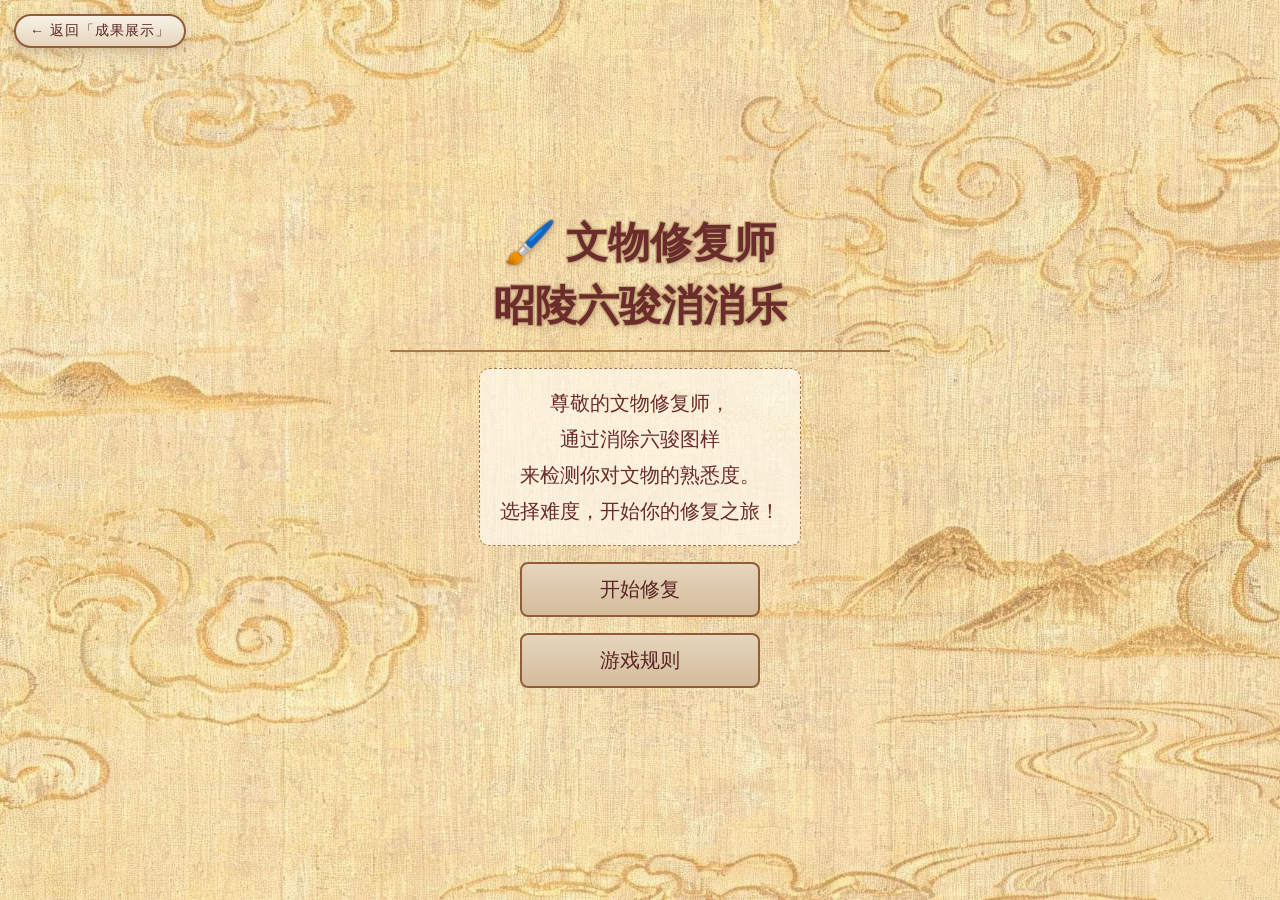
<file: games/xiaoxiaole.html>
<!DOCTYPE html>
<html lang="zh-CN">
<head>
    <meta charset="UTF-8">
    <meta name="viewport" content="width=device-width, initial-scale=1.0">
    <title>文物修复师 · 昭陵六骏消消乐 ｜ 马上同心·文化信使</title>
    <style>
        * {
            margin: 0;
            padding: 0;
            box-sizing: border-box;
        }
        html,
        body {
            width: 100%;
            min-height: 100vh;
            font-family: "SimSun", "Microsoft Yahei", serif;
        }
        body {
    background: #f8f1e4 url("assets/bjing.webp") center/cover no-repeat;
            display: flex;
            align-items: center;
            justify-content: center;
            padding: 10px;
        }

        .app-container {
            width: 100%;
            max-width: 500px;
            display: flex;
            flex-direction: column;
            align-items: center;
            justify-content: center;
            min-height: 90vh;
        }

        .page {
            display: none;
            flex-direction: column;
            align-items: center;
            width: 100%;
            gap: 16px;
            padding: 10px 0;
        }
        .page.active {
            display: flex;
        }

        .古风按钮 {
            padding: 12px 24px;
            font-size: clamp(16px, 3.5vw, 20px);
            font-family: SimSun;
            border: 2px solid #915c38;
            background: linear-gradient(#e6d5bc, #d4bc9c);
            color: #5a2424;
            border-radius: 8px;
            cursor: pointer;
            transition: all 0.3s;
            text-align: center;
            touch-action: manipulation;
            -webkit-tap-highlight-color: transparent;
            width: 100%;
            max-width: 240px;
        }
        .古风按钮:active {
            background: linear-gradient(#d4bc9c, #c9a87c);
            transform: scale(0.97);
        }
        .古风按钮.小号 {
            padding: 8px 16px;
            font-size: clamp(13px, 2.8vw, 16px);
            max-width: 160px;
        }

        .home-title {
            text-align: center;
            color: #6b2c2c;
            font-size: clamp(30px, 6.5vw, 42px);
            line-height: 1.5;
            text-shadow: 1px 1px 0 #c9a87c, -1px -1px 0 #c9a87c, 1px -1px 0 #c9a87c, -1px 1px 0 #c9a87c, 2px 2px 6px rgba(90,
                    40, 40, 0.25);
            border-bottom: 2px solid #a87847;
            padding-bottom: 12px;
            width: 100%;
            font-weight: 900;
        }
        .home-sub {
            text-align: center;
            font-size: clamp(16px, 3.2vw, 20px);
            color: #6b2c2c;
            line-height: 1.8;
            background: rgba(255, 249, 238, 0.7);
            padding: 16px 20px;
            border-radius: 10px;
            border: 1px dashed #a87847;
            max-width: 360px;
            margin: 0 10px;
        }
        .home-sub .highlight {
            color: #b8860b;
            font-weight: bold;
            font-size: clamp(18px, 3.5vw, 22px);
        }

        .select-title {
            text-align: center;
            color: #6b2c2c;
            font-size: clamp(22px, 4.8vw, 30px);
            text-shadow: 1px 1px 2px #c9b89c;
            border-bottom: 2px solid #a87847;
            padding-bottom: 10px;
            width: 100%;
            font-weight: 900;
        }

        .mode-grid {
            display: grid;
            grid-template-columns: 1fr 1fr;
            gap: 16px;
            width: 100%;
            max-width: 360px;
            margin: 6px auto;
        }
        .mode-card {
            aspect-ratio: 1 / 1;
            border: 3px solid #a87847;
            border-radius: 12px;
            background: #fff9ee;
            cursor: pointer;
            display: flex;
            flex-direction: column;
            align-items: center;
            justify-content: center;
            gap: 8px;
            transition: all 0.3s;
            padding: 12px;
            text-align: center;
            box-shadow: 0 3px 10px rgba(90, 40, 40, 0.1);
        }
        .mode-card:active {
            transform: scale(0.95);
            border-color: #d4a558;
        }
        .mode-card .mode-icon {
            font-size: clamp(32px, 7vw, 48px);
        }
        .mode-card .mode-name {
            font-size: clamp(18px, 4vw, 24px);
            color: #6b2c2c;
            font-weight: bold;
            font-family: SimSun;
        }
        .mode-card .mode-desc {
            font-size: clamp(12px, 2.5vw, 15px);
            color: #8a7a6a;
            font-family: SimSun;
        }

        .game-header {
            display: flex;
            justify-content: space-between;
            align-items: center;
            width: 100%;
            max-width: 420px;
            gap: 8px;
            flex-wrap: wrap;
        }
        .game-header .game-info {
            color: #6b2c2c;
            font-size: clamp(14px, 3vw, 18px);
            font-weight: bold;
            font-family: SimSun;
        }
        .game-header .game-info span {
            color: #b8860b;
        }
        .game-header .game-info.timer-warning span {
            color: #ff4444;
            animation: blink 0.8s ease-in-out infinite alternate;
        }

        @keyframes blink {
            0% {
                opacity: 1;
            }
            100% {
                opacity: 0.3;
            }
        }

        /* ===== 游戏网格 ===== */
        .game-board {
            width: 100%;
            max-width: 420px;
            aspect-ratio: 1 / 1;
            background: #d4c8b8;
            border: 4px solid #a87847;
            border-radius: 10px;
            box-shadow: inset 0 0 30px rgba(90, 40, 40, 0.15);
            display: grid;
            grid-template-columns: repeat(6, 1fr);
            grid-template-rows: repeat(6, 1fr);
            gap: 3px;
            padding: 3px;
            position: relative;
        }

        .cell {
            background: #c4b8a8;
            border-radius: 4px;
            display: flex;
            align-items: center;
            justify-content: center;
            font-size: clamp(20px, 5vw, 36px);
            font-weight: bold;
            color: #6b2c2c;
            cursor: pointer;
            transition: all 0.15s;
            user-select: none;
            -webkit-user-select: none;
            position: relative;
            font-family: SimSun;
            text-shadow: 1px 1px 2px rgba(255, 255, 255, 0.3);
            overflow: hidden;
            background-size: cover !important;
            background-position: center !important;
            background-repeat: no-repeat !important;
        }
        .cell .cell-label {
            position: absolute;
            bottom: 2px;
            right: 4px;
            font-size: clamp(8px, 1.5vw, 12px);
            color: rgba(255, 255, 255, 0.7);
            text-shadow: 0 0 4px rgba(0, 0, 0, 0.5);
            pointer-events: none;
            font-family: SimSun;
            background: rgba(0, 0, 0, 0.3);
            padding: 0 4px;
            border-radius: 3px;
        }
        .cell.selected {
            border: 3px solid #d4a558;
            box-shadow: 0 0 20px rgba(212, 165, 88, 0.5);
            transform: scale(1.04);
            z-index: 2;
        }
        .cell.hint {
            border: 2px solid #ff6b6b;
            animation: pulse 0.6s ease-in-out infinite alternate;
        }
        .cell.eliminating {
            animation: eliminate 0.4s ease forwards;
        }
        .cell.dropping {
            animation: drop 0.3s ease forwards;
        }

        @keyframes eliminate {
            0% {
                transform: scale(1);
                opacity: 1;
            }
            50% {
                transform: scale(1.4) rotate(20deg);
                opacity: 0.8;
            }
            100% {
                transform: scale(0);
                opacity: 0;
            }
        }
        @keyframes drop {
            0% {
                transform: translateY(-60px);
                opacity: 0.3;
            }
            60% {
                transform: translateY(8px);
                opacity: 0.9;
            }
            100% {
                transform: translateY(0);
                opacity: 1;
            }
        }
        @keyframes pulse {
            0% {
                box-shadow: 0 0 10px rgba(255, 107, 107, 0.3);
            }
            100% {
                box-shadow: 0 0 30px rgba(255, 107, 107, 0.6);
            }
        }

        /* 科普弹窗 - 屏幕中央 */
        .knowledge-popup {
            position: fixed;
            top: 50%;
            left: 50%;
            transform: translate(-50%, -50%) scale(0.8);
            background: rgba(107, 44, 44, 0.95);
            color: #f7f2e7;
            padding: 24px 32px;
            border-radius: 16px;
            border: 2px solid #d4a558;
            box-shadow: 0 20px 60px rgba(0, 0, 0, 0.5);
            z-index: 1000;
            text-align: center;
            font-family: SimSun;
            max-width: 85%;
            opacity: 0;
            pointer-events: none;
            transition: all 0.3s ease;
            backdrop-filter: blur(4px);
        }
        .knowledge-popup.show {
            opacity: 1;
            transform: translate(-50%, -50%) scale(1);
            pointer-events: none;
        }
        .knowledge-popup .popup-icon {
            font-size: clamp(32px, 6vw, 48px);
            display: block;
            margin-bottom: 8px;
        }
        .knowledge-popup .popup-name {
            font-size: clamp(20px, 4vw, 28px);
            font-weight: bold;
            color: #d4a558;
            margin-bottom: 4px;
        }
        .knowledge-popup .popup-text {
            font-size: clamp(14px, 2.8vw, 18px);
            opacity: 0.9;
            line-height: 1.6;
        }

        .game-bottom {
            display: flex;
            justify-content: center;
            gap: 12px;
            width: 100%;
            max-width: 420px;
            flex-wrap: wrap;
        }
        .game-bottom .古风按钮 {
            max-width: 180px;
            padding: 10px 0;
            font-size: clamp(14px, 3vw, 17px);
        }

        /* ===== 弹窗 ===== */
        .mask {
            position: fixed;
            top: 0;
            left: 0;
            width: 100vw;
            height: 100vh;
            background: rgba(0, 0, 0, 0.6);
            display: none;
            align-items: center;
            justify-content: center;
            padding: 16px;
            z-index: 999;
            backdrop-filter: blur(3px);
        }
        .mask.show {
            display: flex;
        }
        .pop-box {
            background: #f7f2e7;
            border: 3px solid #915c38;
            border-radius: 12px;
            width: 100%;
            max-width: 400px;
            max-height: 80vh;
            overflow-y: auto;
            padding: 20px 18px;
            color: #442222;
        }
        .pop-title {
            text-align: center;
            font-size: clamp(20px, 4.5vw, 26px);
            margin-bottom: 12px;
            padding-bottom: 10px;
            border-bottom: 2px solid #c9a87c;
            color: #6b2c2c;
            font-weight: 900;
            text-shadow: 1px 1px 2px #c9b89c;
        }
        .pop-text {
            line-height: 1.8;
            font-size: clamp(14px, 3vw, 17px);
        }
        .pop-close {
            margin-top: 16px;
            width: 100%;
            padding: 10px 0;
        }
        .pop-stats {
            display: flex;
            justify-content: space-around;
            padding: 12px 0;
            font-size: clamp(16px, 3.5vw, 20px);
            font-weight: bold;
            color: #6b2c2c;
        }
        .pop-stats span {
            color: #b8860b;
        }
        .pop-result-icon {
            text-align: center;
            font-size: clamp(48px, 10vw, 72px);
            margin-bottom: 4px;
        }

        @media (max-width: 420px) {
            .game-board {
                gap: 2px;
                padding: 2px;
            }
            .cell {
                font-size: clamp(16px, 4vw, 28px);
            }
            .knowledge-popup {
                padding: 18px 20px;
                max-width: 90%;
            }
        }
        @media (max-width: 360px) {
            .game-board {
                gap: 1.5px;
                padding: 1.5px;
            }
            .cell {
                font-size: clamp(13px, 3.5vw, 22px);
            }
            .mode-grid {
                gap: 10px;
            }
            .knowledge-popup {
                padding: 14px 16px;
                max-width: 92%;
            }
        }
    
/* ===== 站内二级页面：返回入口（由主站注入） ===== */
.mstx-back{position:fixed;top:14px;left:14px;z-index:2000;display:inline-flex;align-items:center;gap:6px;
padding:8px 14px;font-family:SimSun,serif;font-size:14px;line-height:1;color:#5a2424;
background:linear-gradient(#f7f2e7,#e6d5bc);border:2px solid #915c38;border-radius:999px;
box-shadow:0 4px 14px rgba(90,40,40,.25);text-decoration:none;letter-spacing:1px;
transition:transform .2s,box-shadow .2s}
.mstx-back:hover{transform:translateY(-1px);box-shadow:0 6px 18px rgba(90,40,40,.32)}
.mstx-back:active{transform:scale(.97)}
@media(max-width:420px){.mstx-back{top:10px;left:10px;padding:6px 11px;font-size:12px;letter-spacing:0}}
</style>
</head>
<body>
<a class="mstx-back" href="../index.html?skipgate=1#achievement" aria-label="返回马上同心网站「成果展示」">← 返回「成果展示」</a>
    <div class="app-container">

        <!-- ===== 首页 ===== -->
        <div class="page active" id="homePage">
            <h1 class="home-title">🖌️ 文物修复师<br>昭陵六骏消消乐</h1>
            <div class="home-sub">
                尊敬的文物修复师，<br>
                通过消除六骏图样<br>
                来检测你对文物的熟悉度。<br>
                选择难度，开始你的修复之旅！
            </div>
            <button class="古风按钮" id="startBtn">开始修复</button>
            <button class="古风按钮" id="ruleBtn">游戏规则</button>
        </div>

        <!-- ===== 模式选择 ===== -->
        <div class="page" id="selectPage">
            <h2 class="select-title">🏇 选择修复难度</h2>
            <div class="mode-grid">
                <div class="mode-card" data-mode="easy">
                    <div class="mode-icon">🟢</div>
                    <div class="mode-name">简单</div>
                    <div class="mode-desc">6张Q版骏马<br>目标：1000分</div>
                </div>
                <div class="mode-card" data-mode="hard">
                    <div class="mode-icon">🔴</div>
                    <div class="mode-name">困难</div>
                    <div class="mode-desc">6张正比骏马<br>⏱️ 3分钟倒计时</div>
                </div>
            </div>
            <button class="古风按钮 小号" id="selectBackBtn">← 返回</button>
        </div>

        <!-- ===== 游戏页 ===== -->
        <div class="page" id="gamePage">
            <div class="game-header">
                <button class="古风按钮 小号" id="exitGameBtn" style="max-width:100px;padding:6px 12px;font-size:clamp(13px,2.5vw,15px);">← 退出</button>
                <div class="game-info" id="timerInfo">⏱️ <span id="timerDisplay">00:00</span></div>
                <div class="game-info" id="scoreInfo">🏆 <span id="scoreDisplay">0</span>分</div>
            </div>

            <div class="game-board" id="gameBoard"></div>

            <div class="game-bottom">
                <button class="古风按钮" id="shuffleBtn">🔀 重新洗牌</button>
                <button class="古风按钮" id="hintBtn">💡 提示</button>
            </div>
        </div>

        <!-- ===== 科普弹窗（屏幕中央） ===== -->
        <div class="knowledge-popup" id="knowledgePopup">
            <span class="popup-icon" id="popupIcon">🐴</span>
            <div class="popup-name" id="popupName">白蹄乌</div>
            <div class="popup-text" id="popupText">通体乌黑，四蹄雪白，日行千里</div>
        </div>

        <!-- ===== 规则弹窗 ===== -->
        <div class="mask" id="ruleMask">
            <div class="pop-box">
                <h3 class="pop-title">📜 修复指南</h3>
                <div class="pop-text">
                    <p><strong>🧑‍🔧 你的身份：</strong>唐代文物修复师</p><br>
                    <p><strong>🎯 任务：</strong>通过交换相邻的骏马图样，凑齐3张相同即可消除修复。</p><br>
                    <p><strong>🖱️ 操作方法：</strong></p>
                    <p>· 点击选中一张卡片 → 点击相邻卡片 → 交换位置</p>
                    <p>· 交换后若能形成 <strong>3张及以上</strong> 相同连线（横/竖），则消除</p>
                    <p>· 消除后上方的卡片会 <strong>掉落</strong> 填补空缺</p><br>
                    <p><strong>🏆 胜利条件：</strong></p>
                    <p>· 简单模式：达到 <strong>1000分</strong> 即可修复完成</p>
                    <p>· 困难模式：在 <strong>3分钟</strong> 内尽可能获得高分</p><br>
                    <p>💡 <em>每一块碎片都承载着千年历史，请细心修复！</em></p>
                </div>
                <button class="古风按钮 pop-close" id="closeRuleBtn">知晓了</button>
            </div>
        </div>

        <!-- ===== 结算弹窗 ===== -->
        <div class="mask" id="resultMask">
            <div class="pop-box">
                <div class="pop-result-icon" id="resultIcon">🎉</div>
                <h3 class="pop-title" id="resultTitle">修复完成！</h3>
                <div class="pop-stats">
                    <div>⏱️ <span id="resultTime">00:00</span></div>
                    <div>🏆 <span id="resultScore">0</span>分</div>
                </div>
                <div class="pop-text" id="resultDesc" style="text-align:center;"></div>
                <button class="古风按钮 pop-close" id="resultCloseBtn">继续修复</button>
            </div>
        </div>

    </div>

    <script>
        // ============================================================
        // 数据配置 - 图片映射
        // ============================================================
        const HORSE_INFO = [
            { id: 0, name: '白蹄乌', text: '通体乌黑，四蹄雪白，日行千里' },
            { id: 1, name: '青骓',  text: '青白相间，虎牢关身中五箭仍冲锋' },
            { id: 2, name: '拳毛騧',  text: '旋毛卷曲，身中九箭力竭而亡' },
            { id: 3, name: '飒露紫',  text: '紫燕飞驰，将军拔箭感人至深' },
            { id: 4, name: '什伐赤',  text: '西域波斯纯红骏马，身中五箭' },
            { id: 5, name: '特勒骠',  text: '突厥进贡黄骠马，战功赫赫' }
        ];

        // 图片映射：数字 -> 图片文件
        const IMG_MAP = {
            // Q版 (简单模式用 1-6)
            1: { horseId: 1, file: 'assets/Qbjqing.webp', label: 'Q青骓' },
            2: { horseId: 2, file: 'assets/Qbjquan.webp', label: 'Q拳毛騧' },
            3: { horseId: 3, file: 'assets/Qbjsa.webp', label: 'Q飒露紫' },
            4: { horseId: 4, file: 'assets/Qbjsheng.webp', label: 'Q什伐赤' },
            5: { horseId: 5, file: 'assets/Qbjte.webp', label: 'Q特勒骠' },
            6: { horseId: 0, file: 'assets/Qbjbai.webp', label: 'Q白蹄乌' },
            // 正比 (困难模式用 7-12)
            7: { horseId: 0, file: 'assets/bai1.webp', label: '白蹄乌' },
            8: { horseId: 1, file: 'assets/qing1.webp', label: '青骓' },
            9: { horseId: 2, file: 'assets/quan1.webp', label: '拳毛騧' },
            10: { horseId: 3, file: 'assets/sa1.webp', label: '飒露紫' },
            11: { horseId: 4, file: 'assets/sheng1.webp', label: '什伐赤' },
            12: { horseId: 5, file: 'assets/te1.webp', label: '特勒骠' }
        };

        const EASY_IDS = [1, 2, 3, 4, 5, 6];
        const HARD_IDS = [7, 8, 9, 10, 11, 12]; // 困难模式只用正比图

        // 目标分数
        const TARGET_SCORE = 1000;
        // 困难模式倒计时（秒）
        const HARD_TIMER_LIMIT = 180;

        // ============================================================
        // 状态
        // ============================================================
        let grid = [];
        let rows = 6,
            cols = 6;
        let score = 0;
        let selectedRow = -1,
            selectedCol = -1;
        let isProcessing = false;
        let timerInterval = null;
        let seconds = 0;
        let isGameActive = false;
        let currentMode = 'easy';
        let currentTilePool = [];
        let isTimerCountdown = false;
        let gameEnded = false;
        let popupTimeout = null;

        // DOM 引用
        const homePage = document.getElementById('homePage');
        const selectPage = document.getElementById('selectPage');
        const gamePage = document.getElementById('gamePage');
        const gameBoard = document.getElementById('gameBoard');
        const timerDisplay = document.getElementById('timerDisplay');
        const timerInfo = document.getElementById('timerInfo');
        const scoreDisplay = document.getElementById('scoreDisplay');
        const scoreInfo = document.getElementById('scoreInfo');
        const knowledgePopup = document.getElementById('knowledgePopup');
        const popupIcon = document.getElementById('popupIcon');
        const popupName = document.getElementById('popupName');
        const popupText = document.getElementById('popupText');
        const startBtn = document.getElementById('startBtn');
        const ruleBtn = document.getElementById('ruleBtn');
        const ruleMask = document.getElementById('ruleMask');
        const closeRuleBtn = document.getElementById('closeRuleBtn');
        const selectBackBtn = document.getElementById('selectBackBtn');
        const exitGameBtn = document.getElementById('exitGameBtn');
        const shuffleBtn = document.getElementById('shuffleBtn');
        const hintBtn = document.getElementById('hintBtn');
        const resultMask = document.getElementById('resultMask');
        const resultIcon = document.getElementById('resultIcon');
        const resultTitle = document.getElementById('resultTitle');
        const resultTime = document.getElementById('resultTime');
        const resultScore = document.getElementById('resultScore');
        const resultDesc = document.getElementById('resultDesc');
        const resultCloseBtn = document.getElementById('resultCloseBtn');

        // ============================================================
        // 页面切换
        // ============================================================
        function showPage(pageId) {
            document.querySelectorAll('.page').forEach(p => p.classList.remove('active'));
            document.getElementById(pageId).classList.add('active');
        }

        startBtn.onclick = () => {
            showPage('selectPage');
        };

        selectBackBtn.onclick = () => {
            stopTimer();
            showPage('homePage');
        };

        ruleBtn.onclick = () => ruleMask.classList.add('show');
        closeRuleBtn.onclick = () => ruleMask.classList.remove('show');
        ruleMask.onclick = (e) => { if (e.target === ruleMask) ruleMask.classList.remove('show'); };

        // ============================================================
        // 模式选择
        // ============================================================
        document.querySelectorAll('.mode-card').forEach(card => {
            card.onclick = () => {
                currentMode = card.dataset.mode;
                startGame(currentMode);
            };
        });

        // ============================================================
        // 获取当前模式的图片数字池
        // ============================================================
        function getTilePool(mode) {
            return mode === 'easy' ? EASY_IDS : HARD_IDS;
        }

        // ============================================================
        // 开始游戏
        // ============================================================
        function startGame(mode) {
            stopTimer();
            gameEnded = false;
            seconds = 0;
            score = 0;
            scoreDisplay.textContent = '0';
            isProcessing = false;
            selectedRow = -1;
            selectedCol = -1;
            isGameActive = true;
            timerInfo.classList.remove('timer-warning');

            currentTilePool = getTilePool(mode);

            if (mode === 'easy') {
                isTimerCountdown = false;
                timerDisplay.textContent = '00:00';
            } else {
                isTimerCountdown = true;
                seconds = HARD_TIMER_LIMIT;
                const m = String(Math.floor(seconds / 60)).padStart(2, '0');
                const s = String(seconds % 60).padStart(2, '0');
                timerDisplay.textContent = `${m}:${s}`;
            }

            // 生成网格
            let pool = [];
            const tileIds = getTilePool(mode);
            if (mode === 'easy') {
                for (let i = 0; i < tileIds.length; i++) {
                    for (let j = 0; j < 6; j++) {
                        pool.push(tileIds[i]);
                    }
                }
            } else {
                // 困难模式：6张正比图，每张6次 = 36格
                for (let i = 0; i < tileIds.length; i++) {
                    for (let j = 0; j < 6; j++) {
                        pool.push(tileIds[i]);
                    }
                }
            }

            for (let i = pool.length - 1; i > 0; i--) {
                const j = Math.floor(Math.random() * (i + 1));
                [pool[i], pool[j]] = [pool[j], pool[i]];
            }

            grid = [];
            let idx = 0;
            for (let r = 0; r < rows; r++) {
                const row = [];
                for (let c = 0; c < cols; c++) {
                    row.push(pool[idx++]);
                }
                grid.push(row);
            }

            // 移除初始3连，并确保有有效移动
            let attempts = 0;
            while (attempts < 50) {
                const matches = findAllMatches();
                if (matches.length === 0) {
                    if (hasValidMoves()) break;
                }
                for (const [r, c] of matches) {
                    grid[r][c] = getRandomTile();
                }
                attempts++;
            }
            // 如果还是没有有效移动，强制洗牌
            if (!hasValidMoves()) {
                forceShuffle();
            }

            renderGrid();
            showPage('gamePage');

            // 启动计时器
            timerInterval = setInterval(() => {
                if (!isGameActive || gameEnded) return;

                if (isTimerCountdown) {
                    seconds--;
                    if (seconds <= 10) {
                        timerInfo.classList.add('timer-warning');
                    }
                    if (seconds <= 0) {
                        seconds = 0;
                        const m = String(Math.floor(seconds / 60)).padStart(2, '0');
                        const s = String(seconds % 60).padStart(2, '0');
                        timerDisplay.textContent = `${m}:${s}`;
                        stopTimer();
                        isGameActive = false;
                        showResult(false, '⏰ 时间到！');
                        return;
                    }
                    const m = String(Math.floor(seconds / 60)).padStart(2, '0');
                    const s = String(seconds % 60).padStart(2, '0');
                    timerDisplay.textContent = `${m}:${s}`;
                } else {
                    seconds++;
                    const m = String(Math.floor(seconds / 60)).padStart(2, '0');
                    const s = String(seconds % 60).padStart(2, '0');
                    timerDisplay.textContent = `${m}:${s}`;
                }

                if (mode === 'easy' && score >= TARGET_SCORE && !gameEnded) {
                    gameEnded = true;
                    stopTimer();
                    isGameActive = false;
                    showResult(true, '🎉 修复完成！');
                }
            }, 1000);
        }

        // ============================================================
        // 强制洗牌
        // ============================================================
        function forceShuffle() {
            const vals = [];
            for (let r = 0; r < rows; r++) {
                for (let c = 0; c < cols; c++) {
                    vals.push(grid[r][c]);
                }
            }
            for (let i = vals.length - 1; i > 0; i--) {
                const j = Math.floor(Math.random() * (i + 1));
                [vals[i], vals[j]] = [vals[j], vals[i]];
            }
            let idx = 0;
            for (let r = 0; r < rows; r++) {
                for (let c = 0; c < cols; c++) {
                    grid[r][c] = vals[idx++];
                }
            }
            let attempts = 0;
            while (attempts < 30) {
                const matches = findAllMatches();
                if (matches.length === 0 && hasValidMoves()) break;
                for (const [r, c] of matches) {
                    grid[r][c] = getRandomTile();
                }
                attempts++;
            }
        }

        // ============================================================
        // 获取随机图块
        // ============================================================
        function getRandomTile() {
            const pool = currentTilePool;
            return pool[Math.floor(Math.random() * pool.length)];
        }

        // ============================================================
        // 获取图片路径
        // ============================================================
        function getImagePath(val) {
            const info = IMG_MAP[val];
            return info ? info.file : '';
        }

        // ============================================================
        // 获取图片显示名
        // ============================================================
        function getTileLabel(val) {
            const info = IMG_MAP[val];
            return info ? info.label : '?';
        }

        // ============================================================
        // 获取骏马ID
        // ============================================================
        function getHorseId(val) {
            const info = IMG_MAP[val];
            return info ? info.horseId : -1;
        }

        // ============================================================
        // 渲染网格
        // ============================================================
        function renderGrid() {
            gameBoard.innerHTML = '';
            for (let r = 0; r < rows; r++) {
                for (let c = 0; c < cols; c++) {
                    const cell = document.createElement('div');
                    cell.className = 'cell';
                    cell.dataset.row = r;
                    cell.dataset.col = c;
                    const val = grid[r][c];
                    const imgPath = getImagePath(val);
                    const label = getTileLabel(val);

                    if (imgPath) {
                        cell.style.backgroundImage = `url(${imgPath})`;
                        cell.style.backgroundSize = 'cover';
                        cell.style.backgroundPosition = 'center';
                        cell.style.backgroundRepeat = 'no-repeat';
                    } else {
                        cell.style.background = '#c4b8a8';
                    }

                    const labelSpan = document.createElement('span');
                    labelSpan.className = 'cell-label';
                    labelSpan.textContent = label;
                    cell.appendChild(labelSpan);

                    if (selectedRow === r && selectedCol === c) {
                        cell.classList.add('selected');
                    }

                    cell.addEventListener('click', () => onCellClick(r, c));
                    gameBoard.appendChild(cell);
                }
            }
        }

        // ============================================================
        // 点击处理
        // ============================================================
        function onCellClick(row, col) {
            if (isProcessing || !isGameActive || gameEnded) return;

            if (selectedRow === -1 && selectedCol === -1) {
                selectedRow = row;
                selectedCol = col;
                renderGrid();
                return;
            }

            if (selectedRow === row && selectedCol === col) {
                selectedRow = -1;
                selectedCol = -1;
                renderGrid();
                return;
            }

            const dr = Math.abs(selectedRow - row);
            const dc = Math.abs(selectedCol - col);
            if ((dr === 1 && dc === 0) || (dr === 0 && dc === 1)) {
                trySwap(selectedRow, selectedCol, row, col);
            } else {
                selectedRow = row;
                selectedCol = col;
                renderGrid();
            }
        }

        // ============================================================
        // 尝试交换
        // ============================================================
        function trySwap(r1, c1, r2, c2) {
            isProcessing = true;
            selectedRow = -1;
            selectedCol = -1;

            [grid[r1][c1], grid[r2][c2]] = [grid[r2][c2], grid[r1][c1]];

            const matches = findAllMatches();
            if (matches.length > 0) {
                renderGrid();
                processMatches(matches);
            } else {
                [grid[r1][c1], grid[r2][c2]] = [grid[r2][c2], grid[r1][c1]];
                renderGrid();
                isProcessing = false;
            }
        }

        // ============================================================
        // 查找所有匹配
        // ============================================================
        function findAllMatches() {
            const matched = new Set();

            for (let r = 0; r < rows; r++) {
                for (let c = 0; c < cols - 2; c++) {
                    const val = grid[r][c];
                    if (val === 0) continue;
                    let count = 1;
                    while (c + count < cols && grid[r][c + count] === val) count++;
                    if (count >= 3) {
                        for (let i = 0; i < count; i++) {
                            matched.add(`${r},${c + i}`);
                        }
                    }
                    c += count - 1;
                }
            }

            for (let c = 0; c < cols; c++) {
                for (let r = 0; r < rows - 2; r++) {
                    const val = grid[r][c];
                    if (val === 0) continue;
                    let count = 1;
                    while (r + count < rows && grid[r + count][c] === val) count++;
                    if (count >= 3) {
                        for (let i = 0; i < count; i++) {
                            matched.add(`${r + i},${c}`);
                        }
                    }
                    r += count - 1;
                }
            }

            const result = [];
            for (const key of matched) {
                const [r, c] = key.split(',').map(Number);
                result.push([r, c]);
            }
            return result;
        }

        // ============================================================
        // 处理匹配消除
        // ============================================================
        function processMatches(matches) {
            const horseIds = new Set();
            for (const [r, c] of matches) {
                const val = grid[r][c];
                if (val > 0) {
                    const hid = getHorseId(val);
                    if (hid >= 0) horseIds.add(hid);
                }
                grid[r][c] = 0;
            }

            const points = matches.length * 10;
            score += points;
            scoreDisplay.textContent = score;

            // 显示科普弹窗（屏幕中央，1秒）
            if (horseIds.size > 0) {
                const hid = [...horseIds][0];
                const info = HORSE_INFO[hid];
                if (info) {
                    showKnowledgePopup(info);
                }
            }

            renderGrid();

            const cells = gameBoard.querySelectorAll('.cell');
            for (const [r, c] of matches) {
                const idx = r * cols + c;
                if (cells[idx]) {
                    cells[idx].classList.add('eliminating');
                }
            }

            setTimeout(() => {
                applyGravity();
                renderGrid();

                setTimeout(() => {
                    const newMatches = findAllMatches();
                    if (newMatches.length > 0) {
                        score += newMatches.length * 5;
                        scoreDisplay.textContent = score;
                        processMatches(newMatches);
                    } else {
                        isProcessing = false;
                        if (currentMode === 'easy' && score >= TARGET_SCORE && !gameEnded) {
                            gameEnded = true;
                            stopTimer();
                            isGameActive = false;
                            showResult(true, '🎉 修复完成！');
                            return;
                        }
                        if (!hasValidMoves()) {
                            shuffleBoard();
                        }
                    }
                }, 300);
            }, 400);
        }

        // ============================================================
        // 显示科普弹窗（屏幕中央，1秒）
        // ============================================================
        function showKnowledgePopup(info) {
            if (popupTimeout) {
                clearTimeout(popupTimeout);
                knowledgePopup.classList.remove('show');
            }

            popupIcon.textContent = info.icon || '🐴';
            popupName.textContent = info.name;
            popupText.textContent = info.text;

            // 触发显示
            requestAnimationFrame(() => {
                knowledgePopup.classList.add('show');
            });

            popupTimeout = setTimeout(() => {
                knowledgePopup.classList.remove('show');
                popupTimeout = null;
            }, 1000);
        }

        // ============================================================
        // 重力掉落
        // ============================================================
        function applyGravity() {
            for (let c = 0; c < cols; c++) {
                let writeRow = rows - 1;
                for (let r = rows - 1; r >= 0; r--) {
                    if (grid[r][c] !== 0) {
                        grid[writeRow][c] = grid[r][c];
                        if (writeRow !== r) grid[r][c] = 0;
                        writeRow--;
                    }
                }
                for (let r = writeRow; r >= 0; r--) {
                    grid[r][c] = getRandomTile();
                }
            }
        }

        // ============================================================
        // 检查是否有有效移动
        // ============================================================
        function hasValidMoves() {
            for (let r = 0; r < rows; r++) {
                for (let c = 0; c < cols; c++) {
                    if (c < cols - 1) {
                        [grid[r][c], grid[r][c + 1]] = [grid[r][c + 1], grid[r][c]];
                        if (findAllMatches().length > 0) {
                            [grid[r][c], grid[r][c + 1]] = [grid[r][c + 1], grid[r][c]];
                            return true;
                        }
                        [grid[r][c], grid[r][c + 1]] = [grid[r][c + 1], grid[r][c]];
                    }
                    if (r < rows - 1) {
                        [grid[r][c], grid[r + 1][c]] = [grid[r + 1][c], grid[r][c]];
                        if (findAllMatches().length > 0) {
                            [grid[r][c], grid[r + 1][c]] = [grid[r + 1][c], grid[r][c]];
                            return true;
                        }
                        [grid[r][c], grid[r + 1][c]] = [grid[r + 1][c], grid[r][c]];
                    }
                }
            }
            return false;
        }

        // ============================================================
        // 洗牌
        // ============================================================
        function shuffleBoard() {
            if (isProcessing || gameEnded) return;

            // 收集所有值
            const vals = [];
            for (let r = 0; r < rows; r++) {
                for (let c = 0; c < cols; c++) {
                    vals.push(grid[r][c]);
                }
            }
            // 打乱
            for (let i = vals.length - 1; i > 0; i--) {
                const j = Math.floor(Math.random() * (i + 1));
                [vals[i], vals[j]] = [vals[j], vals[i]];
            }
            let idx = 0;
            for (let r = 0; r < rows; r++) {
                for (let c = 0; c < cols; c++) {
                    grid[r][c] = vals[idx++];
                }
            }

            // 移除3连并保证有有效移动
            let attempts = 0;
            while (attempts < 30) {
                const matches = findAllMatches();
                if (matches.length === 0 && hasValidMoves()) break;
                for (const [r, c] of matches) {
                    grid[r][c] = getRandomTile();
                }
                attempts++;
            }
            if (!hasValidMoves()) {
                forceShuffle();
            }

            renderGrid();
            showKnowledgePopup({ icon: '🔄', name: '重新洗牌', text: '碎片已重新排列，继续修复！' });
        }

        // ============================================================
        // 退出游戏
        // ============================================================
        exitGameBtn.onclick = () => {
            if (!isGameActive) {
                showPage('selectPage');
                return;
            }
            if (confirm('确定要退出本次修复吗？当前得分：' + score + '分。')) {
                stopTimer();
                isGameActive = false;
                gameEnded = true;
                showResult(false, '📖 修复暂停');
            }
        };

        // ============================================================
        // 洗牌按钮
        // ============================================================
        shuffleBtn.onclick = () => {
            if (isProcessing || !isGameActive || gameEnded) return;
            shuffleBoard();
        };

        // ============================================================
        // 提示按钮
        // ============================================================
        hintBtn.onclick = () => {
            if (isProcessing || !isGameActive || gameEnded) return;
            for (let r = 0; r < rows; r++) {
                for (let c = 0; c < cols; c++) {
                    if (c < cols - 1) {
                        [grid[r][c], grid[r][c + 1]] = [grid[r][c + 1], grid[r][c]];
                        if (findAllMatches().length > 0) {
                            [grid[r][c], grid[r][c + 1]] = [grid[r][c + 1], grid[r][c]];
                            highlightCells([
                                [r, c],
                                [r, c + 1]
                            ]);
                            return;
                        }
                        [grid[r][c], grid[r][c + 1]] = [grid[r][c + 1], grid[r][c]];
                    }
                    if (r < rows - 1) {
                        [grid[r][c], grid[r + 1][c]] = [grid[r + 1][c], grid[r][c]];
                        if (findAllMatches().length > 0) {
                            [grid[r][c], grid[r + 1][c]] = [grid[r + 1][c], grid[r][c]];
                            highlightCells([
                                [r, c],
                                [r + 1, c]
                            ]);
                            return;
                        }
                        [grid[r][c], grid[r + 1][c]] = [grid[r + 1][c], grid[r][c]];
                    }
                }
            }
            showKnowledgePopup({ icon: '💡', name: '提示', text: '暂时没有可消除的组合，试试洗牌！' });
        };

        function highlightCells(positions) {
            const cells = gameBoard.querySelectorAll('.cell');
            for (const [r, c] of positions) {
                const idx = r * cols + c;
                if (cells[idx]) {
                    cells[idx].classList.add('hint');
                    setTimeout(() => {
                        cells[idx].classList.remove('hint');
                    }, 1500);
                }
            }
        }

        // ============================================================
        // 计时器控制
        // ============================================================
        function stopTimer() {
            if (timerInterval) {
                clearInterval(timerInterval);
                timerInterval = null;
            }
        }

        // ============================================================
        // 结算
        // ============================================================
        function showResult(isVictory, title) {
            const m = String(Math.floor(seconds / 60)).padStart(2, '0');
            const s = String(seconds % 60).padStart(2, '0');
            resultTime.textContent = `${m}:${s}`;
            resultScore.textContent = score;
            resultIcon.textContent = isVictory ? '🎉' : '📖';

            if (isVictory && currentMode === 'easy') {
                resultTitle.textContent = '🎉 修复完成！';
                resultDesc.textContent = `你成功修复了昭陵六骏！用时 ${m}:${s}，获得 ${score} 分！`;
            } else if (currentMode === 'hard' && !isVictory) {
                resultTitle.textContent = '⏰ 时间到！';
                const groups = Math.floor(score / 10);
                resultDesc.textContent = `你修复了 ${groups} 组骏马图样，获得 ${score} 分！\n继续练习，成为更优秀的修复师！`;
            } else if (!isVictory && title === '📖 修复暂停') {
                resultTitle.textContent = '📖 修复暂停';
                const groups = Math.floor(score / 10);
                resultDesc.textContent = `你已修复了 ${groups} 组骏马图样，获得 ${score} 分。\n下次继续努力！`;
            } else {
                resultTitle.textContent = title || '游戏结束';
                const groups = Math.floor(score / 10);
                resultDesc.textContent = `你修复了 ${groups} 组骏马图样，获得 ${score} 分。`;
            }

            resultMask.classList.add('show');
        }

        resultCloseBtn.onclick = () => {
            resultMask.classList.remove('show');
            showPage('selectPage');
        };

        // ============================================================
        // 键盘支持
        // ============================================================
        document.addEventListener('keydown', (e) => {
            if (e.key === 'Escape') {
                if (ruleMask.classList.contains('show')) {
                    ruleMask.classList.remove('show');
                } else if (resultMask.classList.contains('show')) {
                    resultMask.classList.remove('show');
                } else if (gamePage.classList.contains('active')) {
                    exitGameBtn.click();
                }
            }
        });

        // ============================================================
        // 初始化
        // ============================================================
        showPage('homePage');
    </script>
</body>
</html>
</file>
<file: assets/css/style.css>
/* ==========================================================================
   马上同心 · 文化信使 — 设计系统
   朱红 · 黛蓝 · 宣纸 · 鎏金
   ========================================================================== */

/* ---------- 1. Tokens ---------- */
:root {
  --ink:        #1c1917;
  --ink-2:      #3f3a35;
  --ink-3:      #6b625a;
  --paper:      #fbf8f3;
  --paper-2:    #f4ede1;
  --paper-3:    #ebe1d1;
  --line:       #ddd2c0;

  --zhu:        #9e2b25;
  --zhu-2:      #c0392b;
  --zhu-soft:   #f6e7e4;
  --dai:        #1f3a5f;
  --dai-2:      #2c527f;
  --dai-soft:   #e7edf5;
  --jin:        #a9822c;
  --jin-2:      #c9a227;
  --jin-soft:   #f6efdc;

  /* ---- 字体体系：以「隶 / 楷 / 宋」三体承载古籍气质 ----
     全部使用操作系统自带中文字体，不加载任何外部字体（离线可用、无外链、无闪烁）。
     · Windows 自带 隶书 LiSu / 楷体 KaiTi / 宋体 SimSun
     · macOS   自带 华文隶书 STLiti / 华文楷体 STKaiti / 宋体-简 Songti SC
     两条链都走空时回退到通用 serif —— 仍不会退化成现代黑体。 */
  --font-display: "STLiti", "华文隶书", "LiSu", "隶书", "STXingkai", "华文行楷",
                  "KaiTi", "楷体", "STKaiti", "Kaiti SC", "Kaiti TC", serif;
  --font-serif:   "KaiTi", "楷体", "STKaiti", "Kaiti SC", "Kaiti TC",
                  "Songti SC", "SimSun", "宋体", "STSong", "Source Han Serif SC", "Noto Serif SC", serif;
  --font-sans:    "Songti SC", "SimSun", "宋体", "STSong", "Source Han Serif SC",
                  "Noto Serif SC", "FangSong", "仿宋", serif;

  /* 宣纸纤维纹理（内联 SVG 噪声，零请求） */
  --paper-grain: url("data:image/svg+xml;charset=utf-8,%3Csvg xmlns='http://www.w3.org/2000/svg' width='180' height='180'%3E%3Cfilter id='g'%3E%3CfeTurbulence type='fractalNoise' baseFrequency='.86' numOctaves='4' stitchTiles='stitch'/%3E%3CfeColorMatrix type='saturate' values='0'/%3E%3C/filter%3E%3Crect width='180' height='180' filter='url(%23g)' opacity='.1'/%3E%3C/svg%3E");

  --nav-h: 68px;
  --container: 1200px;
  --radius: 14px;
  --radius-sm: 9px;
  --shadow-1: 0 1px 2px rgba(28,25,23,.05), 0 4px 14px rgba(28,25,23,.06);
  --shadow-2: 0 2px 6px rgba(28,25,23,.07), 0 16px 40px rgba(28,25,23,.12);
  --shadow-3: 0 30px 80px rgba(28,25,23,.28);
  --ease: cubic-bezier(.22,.61,.36,1);
}

/* ---------- 2. Reset ---------- */
*, *::before, *::after { box-sizing: border-box; }
html { scroll-behavior: smooth; scroll-padding-top: calc(var(--nav-h) + 12px); -webkit-text-size-adjust: 100%; }
body {
  margin: 0;
  font-family: var(--font-sans);
  font-size: 16.5px;
  line-height: 1.85;
  color: var(--ink-2);
  background-color: var(--paper);
  background-image: var(--paper-grain);
  background-size: 180px 180px;
  background-blend-mode: multiply;
  overflow-x: hidden;
  text-rendering: optimizeLegibility;
}
body.is-locked { overflow: hidden; }
img, video, svg { display: block; max-width: 100%; }
a { color: var(--zhu); text-decoration: none; }
a:hover { text-decoration: underline; text-underline-offset: 3px; }
button { font: inherit; color: inherit; border: 0; background: none; cursor: pointer; }
/* 仅供读屏软件与搜索引擎读取，视觉上不可见、不参与布局 */
.sr-only {
  position: absolute; width: 1px; height: 1px; padding: 0; margin: -1px;
  overflow: hidden; clip: rect(0 0 0 0); clip-path: inset(50%); white-space: nowrap; border: 0;
}
h1, h2, h3, h4 { font-family: var(--font-serif); color: var(--ink); line-height: 1.28; margin: 0; font-weight: 700; letter-spacing: .01em; }
p { margin: 0 0 1em; }
ul, ol { margin: 0 0 1em; padding-left: 1.35em; }
li { margin: .35em 0; }
::selection { background: var(--zhu); color: #fff; }
:focus-visible { outline: 2px solid var(--zhu-2); outline-offset: 3px; border-radius: 4px; }

/* ---------- 3. Layout ---------- */
.container { width: 100%; max-width: var(--container); margin-inline: auto; padding-inline: 24px; }
.container--narrow { max-width: 860px; }
.section { padding: clamp(64px, 9vw, 116px) 0; position: relative; }
.section--tint { background: linear-gradient(180deg, var(--paper) 0%, var(--paper-2) 18%, var(--paper-2) 82%, var(--paper) 100%); }
.section--dark { background: linear-gradient(165deg, #1a2b42 0%, #14202f 55%, #1d1a19 100%); color: #d9d2c7; }
.section--dark h2, .section--dark h3, .section--dark h4 { color: #f7f2e8; }
.section--dark .section__lead, .section--dark p { color: #b6ada0; }

/* ---------- 4. Section heads ---------- */
.section__head { max-width: 780px; margin-bottom: clamp(36px, 5vw, 60px); }
.section__head--center { margin-inline: auto; text-align: center; }
.eyebrow {
  display: inline-flex; align-items: center; gap: 10px;
  font-family: var(--font-serif); font-size: 13px; font-weight: 700;
  letter-spacing: .3em; text-indent: .3em;
  color: var(--zhu); margin-bottom: 16px;
}
.eyebrow::before {
  content: ""; width: 3px; height: 15px; flex: none;
  background: currentColor; opacity: .72; border-radius: 1px;
}
.section__title { font-size: clamp(28px, 4.1vw, 43px); margin-bottom: 18px; letter-spacing: .045em; }
.section__title em { font-style: normal; color: var(--zhu); }
.section__lead { font-size: 16.5px; color: var(--ink-3); margin: 0; }
.section--dark .eyebrow { color: var(--jin-2); }

/* 媒体外宣列表（成果展示 · 传播矩阵） */
.media-list { list-style: none; padding: 0; margin: 14px 0 0; display: grid; gap: 10px; }
.media-list li { margin: 0; }
.media-list a {
  display: block; padding: 12px 14px; border-radius: var(--radius-sm);
  border: 1px solid rgba(169,130,44,.28); background: rgba(246,239,220,.5);
  text-decoration: none; transition: border-color .22s, background .22s, transform .22s var(--ease);
}
.media-list a:hover { border-color: var(--jin); background: rgba(246,239,220,.9); transform: translateY(-2px); text-decoration: none; }
.media-list b { display: block; font-family: var(--font-serif); font-size: 15px; color: var(--zhu); letter-spacing: .04em; }
.media-list span { display: block; font-size: 13px; color: var(--ink-3); line-height: 1.6; margin-top: 3px; }
.media-list em { display: block; font-style: normal; font-size: 11.5px; color: var(--jin); letter-spacing: .04em; margin-top: 6px; }

/* ---------- 5. Progress + Nav ---------- */
.progress {
  position: fixed; inset: 0 auto auto 0; height: 3px; width: 0;
  background: linear-gradient(90deg, var(--zhu), var(--jin-2));
  z-index: 200; transition: width .1s linear;
}
.nav {
  position: fixed; inset: 0 0 auto 0; height: var(--nav-h); z-index: 150;
  display: flex; align-items: center;
  /* 首屏（还没滚出主视觉时）导航整条透明，完全不遮挡底图；
     文字转为白色并加投影保证可读。滚出首屏后由 .is-stuck 接管，
     变成米白磨砂条 + 深色文字，压在其他内容上依然清楚。
     触发点见 main.js：以「滚过整个首屏」为界，而不是滚 12px 就变。 */
  background: transparent;
  backdrop-filter: none;
  -webkit-backdrop-filter: none;
  border-bottom: 1px solid transparent;
  transition: background .3s var(--ease), border-color .3s var(--ease), box-shadow .3s var(--ease);
}
.nav.is-stuck {
  background: rgba(251,248,243,.88);
  backdrop-filter: saturate(160%) blur(14px);
  -webkit-backdrop-filter: saturate(160%) blur(14px);
  border-bottom-color: var(--line);
  box-shadow: 0 6px 24px rgba(28,25,23,.06);
}
/* 透明态：深色主视觉上的白色导航 */
.nav:not(.is-stuck) .nav__links a { color: rgba(255,255,255,.9); text-shadow: 0 1px 10px rgba(0,0,0,.55); }
.nav:not(.is-stuck) .nav__links a:hover { color: #fff; background: rgba(255,255,255,.16); }
.nav:not(.is-stuck) .nav__links a.is-active { color: #fff; }
.nav:not(.is-stuck) .nav__links a.is-active::after { background: var(--jin-2); }
.nav:not(.is-stuck) .nav__brand img { filter: drop-shadow(0 2px 8px rgba(0,0,0,.45)); }
.nav:not(.is-stuck) .nav__toggle span,
.nav:not(.is-stuck) .nav__toggle span::before,
.nav:not(.is-stuck) .nav__toggle span::after { background: #fff; }
.nav__inner { width: 100%; max-width: var(--container); margin-inline: auto; padding-inline: 24px; display: flex; align-items: center; gap: 20px; }
.nav__brand { display: flex; align-items: center; gap: 11px; font-family: var(--font-serif); font-weight: 700; font-size: 19px; color: var(--ink); letter-spacing: .06em; flex-shrink: 0; }
.nav__brand:hover { text-decoration: none; }
.nav__brand img { width: 36px; height: 36px; border-radius: 50%; object-fit: cover; box-shadow: 0 0 0 1px rgba(158,43,37,.25); }
.nav__brand small { display: block; font-family: var(--font-sans); font-size: 10px; font-weight: 600; letter-spacing: .18em; color: var(--ink-3); }
.nav__links { margin-left: auto; display: flex; align-items: center; gap: 3px; }
.nav__links a {
  position: relative; padding: 8px 13px; border-radius: 8px;
  font-size: 14.5px; color: var(--ink-2); white-space: nowrap;
  transition: color .2s, background .2s;
}
.nav__links a:hover { color: var(--zhu); background: rgba(158,43,37,.06); text-decoration: none; }
.nav__links a.is-active { color: var(--zhu); font-weight: 700; }
.nav__links a.is-active::after {
  content: ""; position: absolute; left: 13px; right: 13px; bottom: 2px; height: 2px;
  background: var(--zhu); border-radius: 2px;
}
.nav__toggle { display: none; margin-left: auto; width: 42px; height: 42px; border-radius: 10px; align-items: center; justify-content: center; }
.nav__toggle span { display: block; width: 20px; height: 2px; background: var(--ink); position: relative; transition: .25s var(--ease); }
.nav__toggle span::before, .nav__toggle span::after { content: ""; position: absolute; left: 0; width: 20px; height: 2px; background: var(--ink); transition: .25s var(--ease); }
.nav__toggle span::before { top: -6px; } .nav__toggle span::after { top: 6px; }
.nav.is-open .nav__toggle span { background: transparent; }
.nav.is-open .nav__toggle span::before { top: 0; transform: rotate(45deg); }
.nav.is-open .nav__toggle span::after { top: 0; transform: rotate(-45deg); }

/* ---------- 6. Hero：整幅主视觉铺满 ----------
   主视觉原图（2400×1350，取自 Canva 导出包 de4f62af…）本身已把
   「同心共铸·神骏新传」题词、院校院徽与四角「马上同心」榜书绘入画面，
   因此首屏不再叠加文字层，只保留一条可读性沉降与「展卷」提示。
   标题以 .sr-only 的真实文本保留在 DOM 中，供搜索引擎与读屏软件读取。 */
.hero {
  position: relative; min-height: 100svh;
  display: grid; place-items: center; overflow: hidden; isolation: isolate;
  background: #241d14; /* 图片未就位时的兜底色，取自画面暗部 */
}
.hero__bg { position: absolute; inset: 0; z-index: -2; }
.hero__bg img {
  width: 100%; height: 100%;
  object-fit: cover; object-position: center center;
  animation: heroZoom 26s var(--ease) forwards;
}
@keyframes heroZoom { from { transform: scale(1.055); } to { transform: scale(1); } }
/* 只在底部压一层很淡的沉降，保证「展卷」二字在任何缩放下都读得清；
   画面本身已经很满，不再整体压暗，以免丢掉祥云与宫殿的色彩。 */
.hero::after {
  content: ""; position: absolute; inset: auto 0 0 0; height: 180px; z-index: -1;
  background: linear-gradient(180deg, rgba(20,15,8,0) 0%, rgba(20,15,8,.46) 100%);
  pointer-events: none;
}
/* 卷末边款：竖排「展卷」置于右下，避开画面中央的六骏剪影。
   画面底部中央是浅色雾霭，白字压上去读不出来，故移到右侧深色祥云上。 */
.hero__scroll {
  position: absolute;
  right: clamp(22px, 4.5vw, 62px); bottom: clamp(26px, 5vh, 52px);
  display: flex; flex-direction: column; align-items: center; gap: 12px;
  font-family: var(--font-display);
  color: rgba(255,252,244,.82); font-size: 15px;
  text-decoration: none;
  text-shadow: 0 1px 14px rgba(0,0,0,.85), 0 0 4px rgba(0,0,0,.6);
}
.hero__scroll:hover { text-decoration: none; color: #fff; }
.hero__scroll span { writing-mode: vertical-rl; text-orientation: upright; letter-spacing: .0em; }
.hero__scroll i { display: block; width: 1px; height: 42px; background: linear-gradient(180deg, rgba(255,252,244,.8), transparent); animation: scrollCue 2s var(--ease) infinite; }
@keyframes scrollCue { 0%,100% { opacity: .25; transform: scaleY(.55); } 50% { opacity: 1; transform: scaleY(1); } }

/* ---------- 7. Buttons ---------- */
.btn {
  display: inline-flex; align-items: center; justify-content: center; gap: 9px;
  padding: 13px 26px; border-radius: 999px; font-size: 15px; font-weight: 600;
  letter-spacing: .03em; cursor: pointer; white-space: nowrap;
  transition: transform .22s var(--ease), box-shadow .22s var(--ease), background .22s, color .22s, border-color .22s;
}
.btn:hover { text-decoration: none; transform: translateY(-2px); }
.btn:active { transform: translateY(0); }
.btn--zhu { background: var(--zhu); color: #fff; box-shadow: 0 8px 26px rgba(158,43,37,.34); }
.btn--zhu:hover { background: var(--zhu-2); box-shadow: 0 12px 34px rgba(158,43,37,.42); }
.btn--ghost { border: 1px solid rgba(255,255,255,.42); color: #fff; background: rgba(255,255,255,.07); backdrop-filter: blur(6px); }
.btn--ghost:hover { background: rgba(255,255,255,.17); border-color: rgba(255,255,255,.7); }
.btn--line { border: 1px solid var(--line); color: var(--ink); background: #fff; }
.btn--line:hover { border-color: var(--zhu); color: var(--zhu); }
.btn--sm { padding: 9px 18px; font-size: 13.5px; }
.btn svg { width: 17px; height: 17px; flex-shrink: 0; }

/* ---------- 8. Stats ---------- */
.stats { position: relative; background: linear-gradient(180deg, var(--paper) 0%, var(--paper-2) 100%); border-bottom: 1px solid var(--line); }
.stats::before {
  content: ""; position: absolute; left: 0; right: 0; top: 0; height: 1px; pointer-events: none;
  background: linear-gradient(90deg, transparent, rgba(169,130,44,.5) 20%, rgba(169,130,44,.5) 80%, transparent);
}
.stats__grid { display: grid; grid-template-columns: repeat(5, 1fr); }
.stat { padding: clamp(26px, 3.4vw, 42px) 18px; text-align: center; border-right: 1px solid var(--line); }
.stat:last-child { border-right: 0; }
.stat__num { font-family: var(--font-serif); font-size: clamp(31px, 4.4vw, 47px); font-weight: 700; color: var(--zhu); line-height: 1; letter-spacing: .02em; }
.stat__num sup { font-size: .42em; margin-left: 3px; color: var(--jin); }
.stat__label { font-family: var(--font-serif); font-size: 14px; color: var(--ink-3); margin-top: 10px; letter-spacing: .16em; }

/* ---------- 9. Cards & grids ---------- */
.grid { display: grid; gap: 22px; }
/* 一排骨卡片一律等高（align-items 默认 stretch）。
   曾经试过让卡片按内容收缩，结果文字只有一行的那张（如「技术设计组」）会比
   邻居矮一截，看着像缺了一块——比底部多一点内边距更难接受。
   所以：高度拉平靠 stretch，图标对齐靠 .card 的 justify-content:flex-start，
   底部多出的空间由内容长度控制（别让同排卡片文字量差太多）。
   需要「等高铺满」的图片网格用 .grid--fill。 */
.grid--2 { grid-template-columns: repeat(2, minmax(0,1fr)); }
.grid--3 { grid-template-columns: repeat(3, minmax(0,1fr)); }
.grid--4 { grid-template-columns: repeat(4, minmax(0,1fr)); }
.card {
  position: relative;
  background: linear-gradient(180deg, #fffdfa 0%, #fffefc 100%);
  border: 1px solid var(--line); border-radius: var(--radius);
  padding: clamp(22px, 2.6vw, 32px);
  box-shadow: inset 0 0 0 1px rgba(169,130,44,.13);
  transition: transform .3s var(--ease), box-shadow .3s var(--ease), border-color .3s;
}
.card--hover:hover { transform: translateY(-4px); box-shadow: var(--shadow-2); border-color: #cdbfa9; }
.card__title { font-size: 19px; margin-bottom: 10px; }
.card__text { font-size: 15px; color: var(--ink-3); margin: 0; }
.card__icon {
  width: 46px; height: 46px; border-radius: 12px; display: grid; place-items: center;
  font-family: var(--font-serif); font-size: 22px; font-weight: 700;
  background: var(--zhu-soft); color: var(--zhu); margin-bottom: 18px;
}
.card--dai .card__icon { background: var(--dai-soft); color: var(--dai); }
.card--jin .card__icon { background: var(--jin-soft); color: var(--jin); }

/* 卡片网格等高时，内容一律顶对齐。
   原先这里用 justify-content:center（想避免矮卡片底部留洞），
   但代价是：文字更短的那张卡，图标会被往下推，一排卡片的图标就对不齐
   （团队修改意见 2 第 4 条「技」、第 7 条「正」都是这个原因）。
   顶对齐后图标成一条线；矮卡片底部多出的留白由对齐方式吸收，不再有居中造成的错位。 */
.split > .card, .grid--2 > .card, .grid--3 > .card, .grid--4 > .card {
  display: flex; flex-direction: column; justify-content: flex-start;
}
.split > .card > :last-child, .grid--2 > .card > :last-child,
.grid--3 > .card > :last-child, .grid--4 > .card > :last-child { margin-bottom: 0; }

/* 团队荣誉：整行卡片 + 荣誉三列排布，不用双栏，彻底消除栏间空白 */
.honor-list {
  list-style: none; padding: 0; margin: 0 0 22px;
  display: grid; grid-template-columns: repeat(3, minmax(0,1fr)); gap: 10px 26px;
}
.honor-list li { position: relative; padding-left: 20px; margin: 0; font-size: 15px; }
.honor-list li::before {
  content: ""; position: absolute; left: 2px; top: .72em;
  width: 7px; height: 7px; border-radius: 50%; background: var(--zhu);
}

/* 团队 Logo：整行卡片，Logo 居左、说明居右
   （原站 logo 只有 107×107，显示尺寸控制在 120px 以内，避免放大发虚） */
.card--logo { display: flex; gap: 28px; align-items: flex-start; flex-wrap: wrap; }
/* 正确团队 Logo 是「方印 + 白马 + 马上同心社会实践团」的横版锁定图（749×120），
   旧版误用了一张 107×107 的抖音二维码，故此处按横版比例给尺寸。 */
.card--logo > img {
  width: clamp(220px, 30%, 340px); height: auto; flex: 0 0 auto; object-fit: contain;
  background: #fff; border: 1px solid var(--line); border-radius: var(--radius);
  padding: 12px 14px; box-sizing: border-box;
}
.card--logo > div { flex: 1 1 320px; min-width: 0; }

/* ---------- 9d. 团队荣誉配图卡片（修改书第 5 条） ---------- */
.honors { display: grid; grid-template-columns: repeat(3, minmax(0,1fr)); gap: 20px; }
.honor {
  margin: 0; background: #fff; border: 1px solid var(--line); border-radius: var(--radius);
  overflow: hidden; box-shadow: inset 0 0 0 1px rgba(169,130,44,.13);
  display: flex; flex-direction: column; cursor: pointer;
  transition: transform .28s var(--ease), box-shadow .28s var(--ease), border-color .28s;
}
.honor:hover { transform: translateY(-4px); box-shadow: var(--shadow-2); border-color: #cdbfa9; }
.honor img { width: 100%; aspect-ratio: 4/3; object-fit: cover; background: var(--paper-2); }
/* 名单/公示类图片按 contain 显示，避免文字被裁掉 */
.honor--doc img { object-fit: contain; background: #fdfbf6; }
.honor figcaption { padding: 14px 16px 16px; display: flex; flex-direction: column; gap: 5px; flex: 1 1 auto; }
.honor figcaption b { font-family: var(--font-serif); font-size: 15px; color: var(--ink); font-weight: 700; line-height: 1.45; }
.honor figcaption span { font-family: var(--font-serif); font-size: 14px; color: var(--zhu); letter-spacing: .04em; margin-top: auto; padding-top: 4px; }
/* 暂无照片的荣誉：用朱红印章卡占位，视觉上仍是完整一张卡（照片到位后替换即可） */
.honor--seal { justify-content: center; align-items: center; background: linear-gradient(160deg, #fdf8ef 0%, #f6ead3 100%); cursor: default; }
.honor--seal:hover { transform: none; box-shadow: inset 0 0 0 1px rgba(169,130,44,.13); border-color: var(--line); }
.honor__seal {
  width: 74px; height: 74px; border-radius: 14px; display: grid; place-items: center;
  background: linear-gradient(160deg, #b8352c, #8c231d); color: #fff;
  font-family: var(--font-display); font-size: 42px;
  box-shadow: 0 8px 22px rgba(158,43,37,.28); margin: 30px auto 0;
}
.honor--seal figcaption { text-align: center; }

/* ---------- 9e. 实践团总海报（成果展示） ----------
   海报是竖构图（1279×1810，高宽比 1.415），而文字栏越宽越矮——想让两栏等高，
   要么把海报缩成缩略图、要么把两栏缩窄居中（结果左右又空了）。都不合适。
   这里改成：两栏占满整宽，右侧文字补足到与海报同高（见 index.html 的说明文案）。 */
.poster-feature {
  display: grid;
  grid-template-columns: minmax(0, 420px) minmax(0, 1fr);
  gap: clamp(26px, 3.6vw, 48px); align-items: center;
  margin: 0 0 clamp(34px, 4.4vw, 54px);
}
/* 三段实践路径用列表呈现，比挤在一段里有呼吸感，也更撑得起海报那一栏的高度 */
.poster-feature__path { list-style: none; padding: 0; margin: 0 0 4px; display: grid; gap: 10px; }
.poster-feature__path li {
  margin: 0; padding: 11px 16px; border-radius: var(--radius-sm);
  background: rgba(246,239,220,.55); border: 1px solid rgba(169,130,44,.24);
  font-size: 15px; line-height: 1.85; color: var(--ink-2);
}
.poster-feature__path b { color: var(--zhu); font-family: var(--font-serif); }

/* ---------- 9f. 成果概览 · 标签式入口（修改意见 2 第 10 条） ----------
   六张竖排金色标签是团队自己设计的成品图，直接拿来做可点击入口；
   整块放在海报下面，作为「成果展示」的分类导览。 */
.outcome-nav {
  margin: 0 0 clamp(36px, 4.6vw, 58px);
  padding: clamp(22px, 3vw, 34px) clamp(18px, 2.6vw, 30px) clamp(18px, 2.4vw, 26px);
  border-radius: var(--radius);
  background: linear-gradient(180deg, #fdf8ef 0%, #f8efdd 100%);
  border: 1px solid rgba(169,130,44,.26);
  box-shadow: inset 0 0 0 1px rgba(169,130,44,.12);
}
.outcome-nav__title {
  font-family: var(--font-serif); font-weight: 700;
  font-size: clamp(17px, 2.1vw, 22px); color: var(--ink);
  letter-spacing: .12em; text-align: center; margin: 0 0 clamp(16px, 2.2vw, 26px);
}
.outcome-nav__grid {
  display: grid; grid-template-columns: repeat(6, minmax(0, 1fr));
  gap: clamp(10px, 1.6vw, 22px); align-items: end;
}
.outcome-tag {
  display: block; border-radius: 10px;
  transition: transform .26s var(--ease), filter .26s var(--ease);
}
.outcome-tag img { width: 100%; height: auto; display: block; }
.outcome-tag:hover { transform: translateY(-6px); filter: drop-shadow(0 12px 22px rgba(169,130,44,.34)); }
.outcome-tag:focus-visible { outline: 2px solid var(--zhu); outline-offset: 4px; }
@media (max-width: 900px) { .outcome-nav__grid { grid-template-columns: repeat(3, minmax(0, 1fr)); } }
@media (max-width: 620px) { .outcome-nav__grid { grid-template-columns: repeat(2, minmax(0, 1fr)); } }
.poster-feature > img {
  width: 100%; height: auto; display: block;
  border-radius: var(--radius); border: 1px solid var(--line);
  box-shadow: 0 18px 44px rgba(28,25,23,.14);
  cursor: zoom-in;
}
.poster-feature__txt h3 { font-size: clamp(21px, 2.6vw, 27px); margin-bottom: 14px; letter-spacing: .05em; }
.poster-feature__txt p { font-size: 15.5px; color: var(--ink-2); line-height: 1.9; }
.poster-feature__quote {
  font-family: var(--font-serif); color: var(--zhu) !important;
  border-left: 2px solid var(--jin-2); padding-left: 14px; margin-top: 18px;
}

/* 特展卡内的三个关键数字（数值均取自正文，非新增信息） */
.ministat { display: grid; grid-template-columns: repeat(3, 1fr); gap: 10px; margin: 18px 0 4px; }
.ministat > div { text-align: center; padding: 12px 6px; background: var(--paper-2); border-radius: var(--radius-sm); }
.ministat dt { font-size: 11.5px; color: var(--ink-3); letter-spacing: .04em; }
.ministat dd { margin: 4px 0 0; font-family: var(--font-serif); font-size: 26px; font-weight: 700; color: var(--zhu); line-height: 1; }
.ministat dd sup { font-size: .45em; margin-left: 2px; color: var(--ink-3); }

/* 「玩—学—记」闭环小图（用语取自正文） */
.playloop { display: grid; gap: 10px; margin-top: 18px; }
.playloop span { display: flex; align-items: center; gap: 12px; font-size: 13.5px; color: var(--ink-3); }
.playloop b {
  flex: 0 0 auto; width: 30px; height: 30px; border-radius: 50%; display: grid; place-items: center;
  font-family: var(--font-serif); font-size: 15px; color: #fff; background: var(--zhu);
}
.playloop span:nth-child(2) b { background: var(--dai); }
.playloop span:nth-child(3) b { background: var(--jin); }

/* prose */
.prose { font-size: 16px; color: var(--ink-2); }
.prose p { margin-bottom: 1.15em; text-align: justify; text-indent: 2em; }
.prose strong { color: var(--ink); font-weight: 700; }
/* 同一段正文不要一大一小：不做“导语放大”，全篇字号统一 */
/* 首行缩进（2026-10-05 全站统一）：
   正文以中文为主，2em 恰为两个汉字宽。做法是「所有正文段落默认缩进，
   纯标签/词组类显式重置为 0」，避免每加一段正文都要回来补一条规则。
   注意 .prose 只是容器，写在自己身上的 <p class="prose"> 需要单列。 */
main p, footer p, .prose p, .section__lead, .card__text, .tl__text, .quote,
figcaption, .prose-cols > p, .game__text, .poster-feature__txt p { text-indent: 2em; }
/* 纯标签/词组不缩进 */
.pill-list, .honor-list, .member-bar__id, .hero__sub, .eyebrow,
.horse__side, .horse__name, .horse__praise, .horse__meta, .horse__more,
.member b, .member span, .member em, .attr dt, .attr dd, .stat__label, .stat__num,
.ministat dt, .ministat dd, .playloop span, .tl__date, .tl__title, .grid--3 .card__title,
.gallery-label, .shot__cap, .game__title, .game__steps, .honor figcaption span,
.gate__sub, .gate__note, .modal__side, .modal__name, .modal__praise, .lightbox__cap,
.eyebrow, .footer__bottom span, .honors__caption { text-indent: 0; }

/* ---------- 9b. 平衡双栏（消除栏底空白） ----------
   问题：图片列按栏宽铺满后远高于正文列，正文下方留出大片空白。
   做法：媒体列里的图片以 flex-basis:0 参与布局（不撑高行），
        行高由文字列决定，图片再用 object-fit:cover 吃满剩余高度。 */
.split {
  display: grid;
  grid-template-columns: repeat(2, minmax(0, 1fr));
  gap: clamp(22px, 3vw, 40px);
  align-items: stretch;
}

/* 文字栏行距略松一点（1.85 → 2.05）。
   右侧卡片/图片列的高度由内容决定，文字栏若按 1.85 排，会比它早结束 60～70px，
   卡片下方就露出一截空白。加宽行距正好把这段差值吃掉，中文长文本来也更耐读。 */
.split .prose { line-height: 2.05; }
.split > * { min-width: 0; }
.split--text { grid-template-columns: 1.28fr .72fr; }
.split__media {
  display: flex; flex-direction: column; gap: 14px;
  margin: 0; min-width: 0;
}
.split__media > img {
  flex: 1 1 0; min-height: 0; width: 100%;
  object-fit: cover;
  border-radius: var(--radius); border: 1px solid var(--line);
}
/* 等比完整展示（不裁切），底色撑满，避免露出裸空白 */
.split__media > img.is-contain { object-fit: contain; background: var(--paper-2); }
.section--dark .split__media > img.is-contain { background: rgba(255,255,255,.05); border-color: rgba(255,255,255,.14); }
.split__media > figcaption { flex: 0 0 auto; }
/* 双图并列的媒体列 */
.split__media--duo { display: grid; grid-template-columns: 1fr 1fr; gap: 14px; }
.split__media--duo > img { flex: none; }

/* 定幅图版：多张高度不一的图并排时，用统一画框对齐，杜绝高矮不齐 */
.plate { margin: 0; display: flex; flex-direction: column; }
.plate img {
  width: 100%; aspect-ratio: 4/3; object-fit: contain;
  background: var(--paper-2); border: 1px solid var(--line);
  border-radius: var(--radius);
}
.plate figcaption { font-size: 13px; color: var(--ink-3); margin-top: 11px; }
.plate--wide img { aspect-ratio: 16/9; }
.plate--tall img { aspect-ratio: 3/4; }
.plate--cover img { object-fit: cover; }
.plate figcaption strong { color: var(--ink); }
/* 让图版吃满所在行高（配合 grid-auto-rows:1fr），彻底消除列内空隙 */
.grid--fill { grid-auto-rows: 1fr; align-items: stretch; }
.plate--fill { height: 100%; }
.plate--fill img { flex: 1 1 0; min-height: 0; aspect-ratio: auto; object-fit: cover; }

/* 整幅特征图：真正填满整行，不留边角空白 */
.feature { margin: clamp(24px, 3vw, 38px) 0 0; }
.feature img { width: 100%; border-radius: var(--radius); border: 1px solid var(--line); }
.feature figcaption { font-size: 13px; color: var(--ink-3); margin-top: 10px; }

/* ---------- 9c. 按图片宽高比分配列宽 ----------
   多张图并排时，把 grid 列宽设成各图宽高比的比例，图片 width:100%;height:auto，
   则每张图的渲染高度自动相等 —— 既不裁切(cover)也不留底色(contain)。 */
.ratio-row { display: grid; gap: clamp(16px, 2.4vw, 30px); align-items: start; }
.ratio-row > figure { margin: 0; min-width: 0; }
.ratio-row > figure > img { width: 100%; height: auto; display: block; }
.ratio-row > figure > figcaption { font-size: 13px; color: var(--ink-3); margin-top: 12px; }

/* 整段文字分两栏，用于需要铺满整行、又不想单行过长的段落 */
.prose-cols { column-count: 2; column-gap: clamp(30px, 4vw, 56px); }
.prose-cols > p { margin-bottom: 0; }
.prose-cols > p + p { margin-top: 1.15em; }
@media (max-width: 900px) { .prose-cols { column-count: 1; } }

/* ---------- 10. Tabs ---------- */
.tabs { margin-bottom: 26px; }
.tabs__list { display: flex; flex-wrap: wrap; gap: 8px; border-bottom: 1px solid var(--line); padding-bottom: 14px; margin-bottom: 30px; }
.tabs__btn {
  padding: 9px 18px; border-radius: 999px; font-size: 14.5px; font-weight: 600;
  color: var(--ink-3); background: var(--paper-2); transition: .22s var(--ease);
}
.tabs__btn:hover { color: var(--zhu); background: var(--zhu-soft); }
.tabs__btn[aria-selected="true"] { background: var(--zhu); color: #fff; box-shadow: 0 6px 18px rgba(158,43,37,.26); }
.tabs__panel { display: none; animation: fadeUp .45s var(--ease) both; }
.tabs__panel.is-active { display: block; }
/* 页签展示顺序（按团队修改意见 2 第 6 条）：
   宏观政策 → 时代背景 → 时代契机 → 学校层面 → 团队与共创计划。
   用 flex order 只调视觉顺序；面板同一时刻只显示一个，故无需同步。
   DOM 未动，键盘 Tab 与读屏仍按原顺序走，脚本按下标配对也不受影响。 */
.tabs__btn[aria-controls="panel-3"] { order: 1; }
.tabs__btn[aria-controls="panel-4"] { order: 2; }
.tabs__btn[aria-controls="panel-1"] { order: 3; }
.tabs__btn[aria-controls="panel-5"] { order: 4; }
.tabs__btn[aria-controls="panel-2"] { order: 5; }

/* 沉浸式叙事游戏「千载犹闻马蹄声」
   原先是首页的一个独立深色板块，按团队修改意见 2 第 2 条移入「微课与游戏」，
   这里改成米金底描边的卡片式内嵌块，与所在板块的浅底协调。 */
.immersive {
  margin-top: clamp(34px, 4.4vw, 54px);
  padding: clamp(24px, 3.2vw, 38px);
  border-radius: var(--radius);
  background: linear-gradient(150deg, #fdf8ef 0%, #f7ecd8 100%);
  border: 1px solid rgba(169,130,44,.28);
  box-shadow: inset 0 0 0 1px rgba(169,130,44,.12);
}
.immersive h3 em { font-style: normal; }
.immersive .eyebrow { color: var(--jin); }
@keyframes fadeUp { from { opacity: 0; transform: translateY(12px); } to { opacity: 1; transform: none; } }

/* ---------- 11. Timeline ---------- */
.timeline { position: relative; padding-left: 34px; }
.timeline::before { content: ""; position: absolute; left: 8px; top: 6px; bottom: 6px; width: 2px; background: linear-gradient(180deg, var(--zhu), var(--jin-2), transparent); }
.tl { position: relative; padding-bottom: 34px; }
.tl:last-child { padding-bottom: 0; }
.tl::before {
  content: ""; position: absolute; left: -34px; top: 7px; width: 18px; height: 18px; border-radius: 50%;
  background: var(--paper); border: 3px solid var(--zhu); box-shadow: 0 0 0 4px var(--paper);
}
.tl--past::before { border-color: var(--line); background: var(--paper-3); }
.tl__date { font-family: var(--font-serif); font-size: 15px; font-weight: 700; color: var(--zhu); letter-spacing: .05em; }
.tl__title { font-size: 18px; margin: 4px 0 8px; }
.tl__text { font-size: 14.8px; color: var(--ink-3); margin: 0; }

/* ---------- 12. Six horses ---------- */
.horses__grid { display: grid; grid-template-columns: repeat(3, minmax(0,1fr)); gap: 18px; }
.horse {
  position: relative; text-align: left; padding: 26px 24px 24px;
  background: #fff; border: 1px solid var(--line); border-radius: var(--radius);
  overflow: hidden; cursor: pointer; width: 100%;
  transition: transform .3s var(--ease), box-shadow .3s var(--ease), border-color .3s;
}
/* 每匹马自己的 IP 形象作为卡片背景纹样 */
.horse__side, .horse__name, .horse__spirit, .horse__praise, .horse__meta, .horse__more { position: relative; z-index: 1; }
.horse__art {
  position: absolute; right: 14px; bottom: 14px; width: 104px; height: auto;
  z-index: 0; opacity: .95; pointer-events: none;
  filter: drop-shadow(0 6px 16px rgba(28,25,23,.14));
  transition: transform .4s var(--ease);
}
.horse:hover .horse__art { transform: scale(1.06) rotate(-2deg); }
.horse__side, .horse__name, .horse__praise, .horse__spirit { max-width: 100%; }
.horse__meta, .horse__more { max-width: calc(100% - 118px); }
.horse::before {
  content: ""; position: absolute; inset: 0 0 auto 0; height: 3px;
  background: linear-gradient(90deg, var(--zhu), var(--jin-2));
  transform: scaleX(0); transform-origin: left; transition: transform .38s var(--ease);
}
.horse:hover { transform: translateY(-5px); box-shadow: var(--shadow-2); border-color: #cdbfa9; }
.horse:hover::before, .horse:focus-visible::before { transform: scaleX(1); }
.horse__elem {
  position: absolute; right: 18px; top: 18px; width: 42px; height: 42px; border-radius: 50%;
  display: grid; place-items: center; font-family: var(--font-serif); font-size: 19px; font-weight: 700;
  color: #fff; box-shadow: 0 6px 18px rgba(0,0,0,.16);
}
.horse__side,
.horse__name,
.horse__praise,
.horse__more,
.horse__meta { display: block; }
.horse__side { font-size: 12px; letter-spacing: .18em; color: var(--jin); font-weight: 700; text-transform: uppercase; padding-right: 54px; }
.horse__name { font-family: var(--font-serif); font-size: 30px; letter-spacing: .12em; margin: 8px 0 4px; }
.horse__spirit { display: inline-block; font-size: 12.5px; font-weight: 700; color: var(--dai); background: var(--dai-soft); padding: 3px 11px; border-radius: 999px; margin-bottom: 14px; }
.horse__praise { font-family: var(--font-serif); font-size: 16px; color: var(--ink); border-left: 2px solid var(--jin-2); padding-left: 12px; margin-bottom: 14px; line-height: 1.6; }
.horse__meta { display: flex; flex-direction: column; gap: 5px; font-size: 13.5px; color: var(--ink-3); }
.horse__meta span { display: block; }
.horse__meta span b { color: var(--ink-2); font-weight: 600; }
.horse__more { margin-top: 16px; font-size: 13.5px; font-weight: 700; color: var(--zhu); }
.horse__more::after { content: "→"; display: inline-block; margin-left: 6px; transition: transform .25s var(--ease); }
.horse:hover .horse__more::after { transform: translateX(4px); }

/* modal */
.modal {
  position: fixed; inset: 0; z-index: 300; display: none;
  align-items: center; justify-content: center; padding: 20px;
  background: rgba(20,16,14,.72); backdrop-filter: blur(6px);
}
.modal.is-open { display: flex; animation: fadeUp .28s var(--ease); }
.modal__box {
  position: relative; width: min(760px, 100%); max-height: 88svh; overflow-y: auto;
  background: var(--paper); border-radius: var(--radius); box-shadow: var(--shadow-3);
  animation: popIn .36s var(--ease);
}
@keyframes popIn { from { opacity: 0; transform: translateY(22px) scale(.97); } to { opacity: 1; transform: none; } }
.modal__close {
  position: absolute; right: 14px; top: 14px; z-index: 2;
  width: 38px; height: 38px; border-radius: 50%; display: grid; place-items: center;
  background: rgba(255,255,255,.9); color: var(--ink); font-size: 20px; line-height: 1;
  box-shadow: var(--shadow-1);
}
.modal__close:hover { background: var(--zhu); color: #fff; }
.modal__hero { padding: 34px 40px 26px; color: #fff; position: relative; overflow: hidden; }
.modal__hero::after { content: ""; position: absolute; inset: 0; background: radial-gradient(120% 130% at 80% 0%, rgba(255,255,255,.2), transparent 60%); pointer-events: none; }
.modal__herotxt { position: relative; z-index: 1; max-width: calc(100% - 208px); }
.modal__art {
  position: absolute; right: 68px; top: 50%; transform: translateY(-50%);
  width: 128px; height: auto; z-index: 1;
  filter: drop-shadow(0 12px 30px rgba(0,0,0,.4));
}
.modal__side { font-size: 12px; letter-spacing: .2em; opacity: .85; font-weight: 700; }
.modal__name { font-family: var(--font-serif); font-size: clamp(34px, 5vw, 48px); letter-spacing: .1em; margin: 6px 0 10px; color: #fff; }
.modal__praise { font-family: var(--font-serif); font-size: 17px; opacity: .95; }
.modal__body { padding: 30px 40px 40px; }
.modal__attrs { display: grid; grid-template-columns: repeat(auto-fit, minmax(150px,1fr)); gap: 12px; margin-bottom: 26px; }
.attr { background: #fff; border: 1px solid var(--line); border-radius: var(--radius-sm); padding: 13px 15px; }
.attr dt { font-size: 11.5px; letter-spacing: .14em; color: var(--ink-3); font-weight: 700; text-transform: uppercase; margin-bottom: 4px; }
.attr dd { margin: 0; font-size: 14.5px; color: var(--ink); font-weight: 600; }
.modal__body h4 { font-size: 16px; margin: 24px 0 10px; display: flex; align-items: center; gap: 9px; }
.modal__body h4::before { content: ""; width: 3px; height: 16px; background: var(--zhu); border-radius: 2px; }
.modal__nav { display: flex; justify-content: space-between; gap: 12px; margin-top: 30px; padding-top: 22px; border-top: 1px solid var(--line); }

/* ---------- 13. Elements ---------- */
.elems { display: grid; grid-template-columns: repeat(6, 1fr); gap: 14px; }
.elem { text-align: center; padding: 22px 10px; background: #fff; border: 1px solid var(--line); border-radius: var(--radius); transition: .28s var(--ease); }
.elem:hover { transform: translateY(-4px); box-shadow: var(--shadow-1); border-color: #cdbfa9; }
.elem__glyph { width: 50px; height: 50px; margin: 0 auto 12px; border-radius: 50%; display: grid; place-items: center; font-family: var(--font-serif); font-size: 23px; font-weight: 700; color: #fff; }
.elem__name { font-family: var(--font-serif); font-size: 18px; font-weight: 700; color: var(--ink); }
.elem__desc { font-size: 12.5px; color: var(--ink-3); margin-top: 3px; }

/* ---------- 14. Games ---------- */
.game {
  display: flex; flex-direction: column; background: #fff; border: 1px solid var(--line);
  border-radius: var(--radius); overflow: hidden; transition: transform .3s var(--ease), box-shadow .3s var(--ease);
}
.game:hover { transform: translateY(-5px); box-shadow: var(--shadow-2); }
.game__top { height: 132px; display: grid; place-items: center; color: #fff; position: relative; overflow: hidden; }
.game__top::after { content: ""; position: absolute; inset: 0; background: radial-gradient(120% 130% at 78% 8%, rgba(255,255,255,.26), transparent 62%); }
.game__glyph { font-family: var(--font-serif); font-size: 46px; font-weight: 700; letter-spacing: .04em; position: relative; z-index: 1; }
.game__body { padding: 22px 24px 24px; display: flex; flex-direction: column; flex: 1; }
.game__title { font-size: 18px; margin-bottom: 8px; }
.game__text { font-size: 14.5px; color: var(--ink-3); flex: 1; margin-bottom: 18px; }
.game__steps { display: flex; gap: 6px; margin-bottom: 18px; flex-wrap: wrap; }
.step { font-size: 12px; font-weight: 700; padding: 3px 10px; border-radius: 999px; background: var(--paper-2); color: var(--ink-3); }
.step--on { background: var(--zhu); color: #fff; }

/* ---------- 15. Gallery ---------- */
.gallery { display: grid; grid-template-columns: repeat(4, 1fr); gap: 14px; }
.shot {
  position: relative; border-radius: var(--radius-sm); overflow: hidden; background: var(--paper-2);
  aspect-ratio: 3/2; cursor: zoom-in; border: 1px solid var(--line);
  /* figure 有浏览器默认外边距 16px 40px，不清掉会让图片比栅格窄 80px */
  margin: 0; width: 100%;
  transition: transform .3s var(--ease), box-shadow .3s var(--ease);
}
/* 4 张一排的照片行：中等屏幕也保持 4 列不换行 */
.grid.grid--photos { grid-template-columns: repeat(4, minmax(0, 1fr)); gap: 14px; }
.shot img { width: 100%; height: 100%; object-fit: cover; transition: transform .55s var(--ease); }
.shot:hover { transform: translateY(-4px); box-shadow: var(--shadow-2); }
.shot:hover img { transform: scale(1.07); }
.shot__cap {
  position: absolute; inset: auto 0 0 0; padding: 22px 13px 11px;
  background: linear-gradient(180deg, transparent, rgba(12,10,9,.86));
  color: #fff; font-size: 13px; font-weight: 600; letter-spacing: .04em;
}
.shot--wide { grid-column: span 2; aspect-ratio: 16/9; }
.shot--tall { grid-row: span 2; aspect-ratio: auto; }

/* 图片墙的小标题：把「照片」和「产品图」分开，避免混排显得乱 */
.gallery-label {
  display: flex; align-items: center; gap: 14px;
  margin: clamp(30px, 3.6vw, 44px) 0 16px;
  font-size: 13px; font-weight: 700; letter-spacing: .2em;
  color: var(--jin); text-transform: uppercase;
}
.gallery-label::after { content: ""; flex: 1; height: 1px; background: currentColor; opacity: .28; }
.section--dark .gallery-label { color: var(--jin-2); }
.gallery-label:first-of-type { margin-top: clamp(22px, 2.6vw, 30px); }

/* lightbox */
.lightbox { position: fixed; inset: 0; z-index: 320; display: none; align-items: center; justify-content: center; background: rgba(10,8,7,.94); padding: 40px 20px; }
.lightbox.is-open { display: flex; animation: fadeUp .25s var(--ease); }
.lightbox img { max-width: min(1200px, 94vw); max-height: 84svh; object-fit: contain; border-radius: 8px; box-shadow: var(--shadow-3); }
.lightbox__cap { position: absolute; left: 0; right: 0; bottom: 22px; text-align: center; color: rgba(255,255,255,.82); font-size: 14px; }
.lightbox__nav { position: absolute; top: 50%; transform: translateY(-50%); width: 52px; height: 52px; border-radius: 50%; display: grid; place-items: center; background: rgba(255,255,255,.12); color: #fff; font-size: 22px; }
.lightbox__nav:hover { background: rgba(255,255,255,.26); }
.lightbox__nav--prev { left: 22px; } .lightbox__nav--next { right: 22px; }
.lightbox__close { position: absolute; right: 22px; top: 22px; width: 46px; height: 46px; border-radius: 50%; display: grid; place-items: center; background: rgba(255,255,255,.12); color: #fff; font-size: 22px; }

/* ---------- 16. Video ---------- */
.videos { display: grid; grid-template-columns: 1.55fr 1fr; gap: 22px; }
.videos--one { grid-template-columns: 1fr; }
.videos--two { grid-template-columns: 1fr 1fr; }
.video-card { position: relative; border-radius: var(--radius); overflow: hidden; cursor: pointer; background: #0d1420; border: 1px solid rgba(255,255,255,.1); }
.video-card img { width: 100%; height: 100%; object-fit: cover; opacity: .62; transition: opacity .4s, transform .6s var(--ease); }
.video-card:hover img { opacity: .8; transform: scale(1.04); }
.video-card__play {
  position: absolute; inset: 0; display: grid; place-items: center;
}
.video-card__play i {
  width: 74px; height: 74px; border-radius: 50%; display: grid; place-items: center;
  background: rgba(158,43,37,.94); box-shadow: 0 12px 40px rgba(0,0,0,.5); transition: transform .3s var(--ease);
}
.video-card:hover .video-card__play i { transform: scale(1.1); }
.video-card__play i::after { content: ""; border-left: 20px solid #fff; border-top: 12px solid transparent; border-bottom: 12px solid transparent; margin-left: 5px; }
.video-card__meta { position: absolute; inset: auto 0 0 0; padding: 60px 26px 22px; background: linear-gradient(180deg, transparent, rgba(6,10,18,.92)); color: #fff; }
.video-card__meta h3 { color: #fff; font-size: 21px; margin-bottom: 5px; }
.video-card__meta p { margin: 0; font-size: 13.5px; color: rgba(255,255,255,.7); }
.video-card--main { aspect-ratio: 16/9; }
.video-card--side { aspect-ratio: 4/3; }

/* 微课内嵌播放器：在「微课与游戏」里直接可播，不用进弹窗 */
.lesson-video { margin: clamp(24px, 3vw, 36px) 0 0; }
.lesson-video video {
  display: block; width: 100%; height: auto; aspect-ratio: 16/9;
  background: #10151d; border-radius: var(--radius);
  border: 1px solid var(--line); box-shadow: var(--shadow-1);
}
.lesson-video figcaption { font-size: 13px; color: var(--ink-3); margin-top: 12px; }

/* ---------- 17. Quote / facts ---------- */
.quote {
  border-left: 3px solid var(--jin-2); padding: 4px 0 4px 24px; margin: 30px 0;
  font-family: var(--font-serif); font-size: clamp(17px, 2.3vw, 21px); line-height: 1.75; color: var(--ink);
}
.pill-list { display: flex; flex-wrap: wrap; gap: 9px; padding: 0; list-style: none; margin: 0; }
.pill-list li {
  margin: 0; padding: 8px 15px; border-radius: 999px; font-size: 14px;
  background: #fff; border: 1px solid var(--line); color: var(--ink-2);
  transition: .22s var(--ease);
}
.pill-list li:hover { border-color: var(--zhu); color: var(--zhu); transform: translateY(-2px); }
.pill-list--dark li { background: rgba(255,255,255,.06); border-color: rgba(255,255,255,.16); color: #cfc7ba; }
.pill-list--dark li:hover { border-color: var(--jin-2); color: var(--jin-2); }

.members { display: grid; grid-template-columns: repeat(auto-fill, minmax(132px,1fr)); grid-auto-rows: 1fr; gap: 12px; flex: 1 1 auto; align-content: stretch; }
.member {
  display: flex; flex-direction: column; align-items: center; justify-content: center;
  width: 100%; text-align: center; height: 100%;
  background: #fff; border: 1px solid var(--line); border-radius: var(--radius-sm);
  padding: 15px 10px 13px; cursor: pointer;
  transition: transform .24s var(--ease), box-shadow .24s var(--ease), border-color .24s, background .24s;
}
/* 成员所在的两张组卡片内部改为纵向弹性，让成员网格吃满卡片高度，消除底部空洞 */
.card--members { justify-content: flex-start; }
.card--members > h4 { flex: 0 0 auto; }
.member:hover, .member:focus-visible {
  transform: translateY(-3px); border-color: var(--zhu);
  box-shadow: 0 10px 26px rgba(158,43,37,.14);
}
.member b { display: block; font-family: var(--font-serif); font-size: 17px; color: var(--ink); letter-spacing: .06em; }
.member span { display: block; font-size: 12px; color: var(--ink-3); margin-top: 2px; }
.member em { display: block; font-style: normal; font-size: 11.5px; font-weight: 600; color: var(--zhu); letter-spacing: .06em; margin-top: 9px; opacity: .72; transition: opacity .24s; }
.member:hover em, .member:focus-visible em { opacity: 1; }

/* 成员海报弹窗 */
.modal__box--poster {
  width: min(520px, 100%); height: min(88svh, 880px);
  display: flex; flex-direction: column; overflow: hidden; background: #241110;
}
.member-poster { flex: 1 1 auto; min-height: 0; position: relative; background: #241110; }
/* 绝对定位 + object-fit:contain：图片框严格等于容器内边距区，海报完整显示不裁切
   （用 max-height:100% 会因为网格行高是 auto 而解析失败，导致海报溢出被裁） */
.member-poster img {
  position: absolute; inset: 14px;
  width: calc(100% - 28px); height: calc(100% - 28px);
  object-fit: contain; display: block; border-radius: 6px;
}
.member-bar {
  flex: 0 0 auto; display: flex; align-items: center; justify-content: space-between; gap: 14px;
  padding: 13px 18px; background: var(--paper); border-top: 1px solid var(--line);
}
.member-bar__id b { font-family: var(--font-serif); font-size: 18px; color: var(--ink); letter-spacing: .08em; }
.member-bar__id span { display: block; font-size: 12px; color: var(--ink-3); margin-top: 1px; }
.member-bar__nav { display: flex; align-items: center; gap: 10px; }
.mnbtn {
  width: 34px; height: 34px; border-radius: 50%; display: grid; place-items: center;
  font-size: 20px; line-height: 1; color: var(--ink-2);
  background: var(--paper-2); border: 1px solid var(--line); transition: .2s var(--ease);
}
.mnbtn:hover { background: var(--zhu); color: #fff; border-color: var(--zhu); }
.member-bar__nav span { font-size: 13px; color: var(--ink-3); font-variant-numeric: tabular-nums; min-width: 34px; text-align: center; }

/* ---------- 18. Footer ---------- */
.footer { background: #16130f; color: #8f877d; padding: 58px 0 34px; font-size: 14px; }
.footer__grid { display: grid; grid-template-columns: 1.5fr 1fr 1fr 1.15fr; gap: 34px; margin-bottom: 38px; align-items: start; }
.footer h4 { color: #efe8dc; font-size: 15.5px; margin-bottom: 14px; letter-spacing: .06em; }
.footer a { color: #b3a99c; }
.footer a:hover { color: var(--jin-2); }
.footer ul { list-style: none; padding: 0; margin: 0; }
.footer__brand { display: flex; align-items: center; gap: 12px; margin-bottom: 16px; }
.footer__brand img { width: 42px; height: 42px; border-radius: 50%; }
.footer__brand b { font-family: var(--font-serif); font-size: 19px; color: #efe8dc; letter-spacing: .08em; }
.footer__bottom { border-top: 1px solid rgba(255,255,255,.1); padding-top: 22px; display: flex; justify-content: space-between; gap: 16px; flex-wrap: wrap; font-size: 13px; }

/* 18b. 页脚「关注我们」二维码 */
.footer__qr { display: grid; grid-template-columns: repeat(3, 1fr); gap: 12px; }
.footer__qr figure { margin: 0; text-align: center; }
.footer__qr img {
  width: 100%; height: auto; aspect-ratio: 1/1; object-fit: contain;
  background: #fff; border-radius: 8px; padding: 5px; box-sizing: border-box;
}
.footer__qr figcaption { font-size: 11.5px; color: #8f877d; margin-top: 6px; letter-spacing: .04em; }

/* 18c. 页脚音效开关 */
.sfx-toggle {
  display: inline-flex; align-items: center; gap: 8px;
  margin-top: 20px; padding: 8px 15px 8px 12px;
  border: 1px solid rgba(255,255,255,.16); border-radius: 999px;
  background: rgba(255,255,255,.05); color: #b3a99c;
  font-family: var(--font-serif); font-size: 13px; letter-spacing: .06em;
  transition: color .22s, border-color .22s, background .22s;
}
.sfx-toggle:hover { color: var(--jin-2); border-color: rgba(201,162,39,.45); }
.sfx-toggle__ico { font-size: 14px; line-height: 1; opacity: .9; }
.sfx-toggle[aria-pressed="false"] { color: #6f675e; }
.sfx-toggle[aria-pressed="false"] .sfx-toggle__ico { opacity: .4; position: relative; }
.sfx-toggle[aria-pressed="false"] .sfx-toggle__ico::after {
  content: ""; position: absolute; left: -3px; top: 50%; width: 20px; height: 1px;
  background: currentColor; transform: rotate(-45deg);
}

/* ---------- 18d. 背景音乐按钮 ----------
   浏览器会拦截自动播放，所以不做「自动响起」，改成左下角一个显式按钮；
   右下角已是「回到顶部」，两侧分开放置互不遮挡。 */
.bgm {
  position: fixed; left: 24px; bottom: 24px; z-index: 140;
  display: inline-flex; align-items: center; gap: 9px;
  padding: 11px 18px 11px 15px; border-radius: 999px;
  background: rgba(22,19,15,.80);
  -webkit-backdrop-filter: blur(10px); backdrop-filter: blur(10px);
  border: 1px solid rgba(201,162,39,.34);
  color: #e6d9bd; font-family: var(--font-serif);
  font-size: 13.5px; letter-spacing: .1em;
  box-shadow: 0 10px 30px rgba(0,0,0,.28);
  transition: color .22s, border-color .22s, transform .22s var(--ease), background .22s;
}
.bgm:hover { color: var(--jin-2); border-color: var(--jin); transform: translateY(-2px); }
.bgm__ico { font-size: 15px; line-height: 1; display: inline-block; }
.bgm.is-playing { color: var(--jin-2); border-color: rgba(201,162,39,.7); }
.bgm.is-playing .bgm__ico { animation: bgmPulse 1.5s var(--ease) infinite; }
@keyframes bgmPulse { 0%,100% { opacity: .55; transform: scale(.9); } 50% { opacity: 1; transform: scale(1.12); } }
/* 未开启时给一圈缓慢扩散的金环，提示「这里有音乐可开」，但不主动出声 */
.bgm:not(.is-playing)::after {
  content: ""; position: absolute; inset: -1px; border-radius: 999px;
  border: 1px solid rgba(201,162,39,.5); pointer-events: none;
  animation: bgmHint 2.6s var(--ease) infinite;
}
@keyframes bgmHint {
  0%   { opacity: .7; transform: scale(1); }
  70%  { opacity: 0;  transform: scale(1.22); }
  100% { opacity: 0;  transform: scale(1.22); }
}
@media (prefers-reduced-motion: reduce) {
  .bgm:not(.is-playing)::after, .bgm.is-playing .bgm__ico { animation: none; }
}

/* ---------- 18e. 进场封面（背景音乐入口） ----------
   浏览器规定没有用户手势就不许带声音播放，所以用一道封面接住第一次点击。
   那一次点击既是「进入」，也是启动音乐的合法手势。 */
.gate {
  position: fixed; inset: 0; z-index: 300;
  display: grid; place-items: center; overflow: hidden;
  background: #14100a;
  transition: opacity .75s var(--ease), visibility .75s;
}
.gate.is-out { opacity: 0; visibility: hidden; pointer-events: none; }
.gate__bg { position: absolute; inset: 0; }
.gate__bg img {
  width: 100%; height: 100%; object-fit: cover;
  filter: blur(3px) saturate(.85); opacity: .5; transform: scale(1.05);
}
.gate::after {
  content: ""; position: absolute; inset: 0; pointer-events: none;
  background: radial-gradient(62% 62% at 50% 44%, rgba(20,16,10,.30) 0%, rgba(13,10,6,.90) 100%);
}
.gate__inner { position: relative; z-index: 1; text-align: center; color: #fff; padding: 26px; }
.gate__seal {
  width: 84px; height: 84px; border-radius: 50%; margin: 0 auto 24px; display: block;
  box-shadow: 0 0 0 5px rgba(201,162,39,.32), 0 16px 44px rgba(0,0,0,.55);
}
.gate__title {
  font-family: var(--font-display); font-weight: 400;
  font-size: clamp(44px, 7.6vw, 86px); line-height: 1.05;
  letter-spacing: .14em; text-indent: .14em; margin: 0 0 12px;
  text-shadow: 0 0 46px rgba(201,162,39,.34), 0 6px 34px rgba(0,0,0,.62);
}
.gate__sub {
  font-family: var(--font-serif); font-size: clamp(15px, 2vw, 19px);
  letter-spacing: .3em; text-indent: .3em; color: var(--jin-2); margin: 0 0 44px;
}
.gate__btn {
  display: inline-flex; align-items: center; gap: 11px;
  padding: 15px 36px; border-radius: 999px;
  border: 1px solid rgba(201,162,39,.55); background: rgba(201,162,39,.13);
  color: #f3e7ce; font-family: var(--font-serif); font-size: 16px;
  letter-spacing: .22em; text-indent: .22em;
  transition: background .25s, border-color .25s, transform .25s var(--ease), color .25s;
  animation: gatePulse 2.6s var(--ease) infinite;
}
.gate__btn:hover { background: rgba(201,162,39,.26); border-color: var(--jin-2); color: #fff; transform: translateY(-2px); }
.gate__ico { font-size: 17px; line-height: 1; }
@keyframes gatePulse {
  0%, 100% { box-shadow: 0 0 0 0 rgba(201,162,39,.34); }
  70%      { box-shadow: 0 0 0 16px rgba(201,162,39,0); }
}
.gate__note { font-size: 12.5px; color: rgba(255,255,255,.5); letter-spacing: .1em; margin: 22px 0 0; }
@media (prefers-reduced-motion: reduce) { .gate__btn { animation: none; } }

/* ---------- 19. To-top ---------- */.totop {
  position: fixed; right: 24px; bottom: 24px; z-index: 140;
  width: 46px; height: 46px; border-radius: 50%; display: grid; place-items: center;
  background: var(--zhu); color: #fff; box-shadow: 0 10px 30px rgba(158,43,37,.4);
  opacity: 0; visibility: hidden; transform: translateY(14px);
  transition: .3s var(--ease);
}
.totop.is-on { opacity: 1; visibility: visible; transform: none; }
.totop:hover { background: var(--zhu-2); }

/* ---------- 20. Reveal ---------- */
[data-reveal] { opacity: 0; transform: translateY(24px); transition: opacity .7s var(--ease), transform .7s var(--ease); }
[data-reveal].is-in { opacity: 1; transform: none; }
@media (prefers-reduced-motion: reduce) {
  * { animation-duration: .001ms !important; animation-iteration-count: 1 !important; transition-duration: .001ms !important; }
  [data-reveal] { opacity: 1; transform: none; }
  html { scroll-behavior: auto; }
}

/* ---------- 21. Responsive ---------- */
@media (max-width: 1080px) {
  .nav__links a { padding: 8px 10px; font-size: 13.5px; }
  .stats__grid { grid-template-columns: repeat(3, 1fr); }
  .stat:nth-child(3) { border-right: 0; }
  .stat:nth-child(n+4) { border-top: 1px solid var(--line); }
  .grid--4 { grid-template-columns: repeat(2, minmax(0,1fr)); }
  .elems { grid-template-columns: repeat(3, 1fr); }
  .videos { grid-template-columns: 1fr; }
  .footer__grid { grid-template-columns: 1fr 1fr; }
}
@media (max-width: 900px) {
  .grid.grid--photos { grid-template-columns: repeat(4, minmax(0, 1fr)); }
  .honors { grid-template-columns: repeat(2, minmax(0,1fr)); }
  .poster-feature { grid-template-columns: 1fr; gap: 22px; }
  .poster-feature > img { max-width: 440px; margin-inline: auto; }
  .nav__links {
    position: fixed; inset: var(--nav-h) 0 auto 0; flex-direction: column; align-items: stretch;
    gap: 0; padding: 12px 18px 22px; margin: 0;
    background: rgba(251,248,243,.98); backdrop-filter: blur(18px);
    border-bottom: 1px solid var(--line); box-shadow: 0 20px 40px rgba(28,25,23,.14);
    transform: translateY(-12px); opacity: 0; visibility: hidden; transition: .28s var(--ease);
    max-height: calc(100svh - var(--nav-h)); overflow-y: auto;
  }
  .nav.is-open .nav__links { transform: none; opacity: 1; visibility: visible; }
  .nav__links a { padding: 15px 12px; font-size: 16px; border-bottom: 1px solid var(--line); border-radius: 0; }
  .nav__links a:last-child { border-bottom: 0; }
  .nav__links a.is-active::after { display: none; }
  .nav__links a.is-active { background: var(--zhu-soft); }
  .nav__toggle { display: flex; }
  .split { grid-template-columns: 1fr; }
  .split--text { grid-template-columns: 1fr; }
  .split__media > img { flex: 0 0 auto; height: auto; }
  .split__media--duo { grid-template-columns: 1fr 1fr; }
  .grid--3, .grid--2 { grid-template-columns: 1fr; }
  .horses__grid { grid-template-columns: repeat(2, minmax(0,1fr)); }
  .gallery { grid-template-columns: repeat(2, 1fr); }
  .shot--wide { grid-column: span 2; }
  .section { padding: 58px 0; }
  .footer__grid { grid-template-columns: 1fr; gap: 24px; }
}
@media (max-width: 620px) {
  body { font-size: 16px; }
  .honors { grid-template-columns: 1fr; }
  .grid.grid--photos { grid-template-columns: repeat(2, minmax(0, 1fr)); }
  .container { padding-inline: 18px; }
  .stats__grid { grid-template-columns: repeat(2, 1fr); }
  .stat { border-top: 1px solid var(--line); border-right: 1px solid var(--line); }
  .stat:nth-child(odd) { border-right: 1px solid var(--line); }
  .stat:nth-child(even) { border-right: 0; }
  .stat:nth-child(-n+2) { border-top: 0; }
  .horses__grid, .grid--4, .elems { grid-template-columns: 1fr; }
  .elems { grid-template-columns: repeat(2, 1fr); }
  .gallery { grid-template-columns: 1fr; }
  .shot--wide { grid-column: span 1; aspect-ratio: 4/3; }
  .shot--tall { grid-row: span 1; aspect-ratio: 4/3; }
  /* 窄屏只留图标，避免与「回到顶部」一起挤占底部 */
  .bgm { left: 16px; bottom: 18px; padding: 12px; gap: 0; }
  .bgm__txt { display: none; }
  .bgm__ico { font-size: 17px; }
  .totop { right: 16px; bottom: 18px; }
  .modal { padding: 0; align-items: flex-end; }
  .modal__box { max-height: 92svh; border-radius: var(--radius) var(--radius) 0 0; }
  .modal__hero { padding: 30px 22px 20px; }
  .modal__body { padding: 24px 22px 32px; }
  .lightbox__nav { width: 44px; height: 44px; }
  .lightbox__nav--prev { left: 6px; } .lightbox__nav--next { right: 6px; }
  .video-card--main, .video-card--side { aspect-ratio: 16/10; }
}
@media print {
  .nav, .progress, .totop, .bgm, .hero__scroll, .modal, .lightbox { display: none !important; }
  .section { padding: 20px 0; break-inside: avoid; }
  body { font-size: 12pt; }
}
/* ========== 内容概览：翻转卡、路线图、数据条 ========== */

/* 翻转卡 */
.flip-cards {
  display: grid;
  grid-template-columns: repeat(6, 1fr);
  gap: 16px;
  margin-bottom: 60px;
}

.flip-card {
  perspective: 1000px;
  height: 220px;
  cursor: pointer;
}

.flip-inner {
  position: relative;
  width: 100%;
  height: 100%;
  transform-style: preserve-3d;
  transition: transform 0.8s cubic-bezier(0.4, 0.2, 0.2, 1);
}

.flip-card.flipped .flip-inner {
  transform: rotateY(180deg);
}

.flip-front,
.flip-back {
  position: absolute;
  width: 100%;
  height: 100%;
  backface-visibility: hidden;
  border-radius: 10px;
  overflow: hidden;
  border: 1px solid #C9A96E;
}

.flip-front {
  background: #2D4A3E;
}

.flip-front img {
  width: 100%;
  height: 80%;
  object-fit: cover;
}

.flip-front p {
  color: #F5F0E8;
  font-size: 12px;
  text-align: center;
  padding: 6px;
}

.flip-back {
  background: #F5F0E8;
  transform: rotateY(180deg);
  display: flex;
  flex-direction: column;
  align-items: center;
  justify-content: center;
  padding: 12px;
}

.flip-back img {
  width: 70%;
  height: 50%;
  object-fit: contain;
}

.flip-back h4 {
  font-family: "STLiti", "隶书", serif;
  font-size: 16px;
  color: #A63A2E;
  margin: 8px 0 4px;
}

.flip-back p {
  font-size: 12px;
  color: #8C5A3C;
  text-align: center;
  line-height: 1.4;
}

/* 路线图 */
.route-map {
  position: relative;
  margin-bottom: 60px;
}

.route-svg {
  width: 100%;
  height: 300px;
}

.route-svg circle {
  cursor: pointer;
  transition: r 0.3s ease, fill 0.3s ease;
}

.route-svg circle:hover {
  r: 22;
  fill: #C9A96E;
}

.route-labels {
  display: flex;
  justify-content: space-between;
  padding: 0 6%;
  font-size: 14px;
  color: #8C5A3C;
}

.route-detail {
  background: #F5F0E8;
  border: 1px solid #C9A96E;
  border-radius: 10px;
  padding: 16px;
  margin-top: 16px;
  min-height: 80px;
  font-size: 14px;
  color: #2D4A3E;
  line-height: 1.6;
}

/* 数据条 */
.data-bar {
  display: grid;
  grid-template-columns: repeat(4, 1fr);
  gap: 24px;
  margin-bottom: 60px;
  text-align: center;
}

.data-item {
  background: #F5F0E8;
  border: 2px solid #C9A96E;
  border-radius: 12px;
  padding: 24px 12px;
}

.data-num {
  font-family: "STLiti", "隶书", serif;
  font-size: 42px;
  color: #A63A2E;
  font-weight: bold;
}

.data-unit {
  font-size: 16px;
  color: #8C5A3C;
  margin-left: 4px;
}

.data-item p {
  margin-top: 8px;
  font-size: 14px;
  color: #2D4A3E;
}

/* 移动端适配 */
@media (max-width: 768px) {
  .flip-cards { grid-template-columns: repeat(2, 1fr); }
  .data-bar { grid-template-columns: repeat(2, 1fr); }
  .route-labels { font-size: 12px; }
}
/* ==================== 20261020 按网页大纲3改版新增 ==================== */

/* —— 首页：进入放大动画 + 标题换字体 —— */
.gate__title { font-family: "STXingkai", "华文行楷", "STKaiti", "楷体", "KaiTi", var(--font-display); }
.gate__inner { transition: transform .8s var(--ease), opacity .7s var(--ease); }
.gate__bg img { transition: transform 1.15s var(--ease), opacity .8s var(--ease); }
.gate.is-out .gate__bg img { transform: scale(1.3); opacity: 0; }
.gate.is-out .gate__inner { transform: scale(1.14); opacity: 0; }

/* —— 内容概览 · 数据条图标 —— */
.data-ico { width: 34px; height: 34px; color: #A63A2E; margin-bottom: 6px; }
.route-txt { font-family: var(--font-serif); font-size: 19px; font-weight: 700; fill: #7a221d; letter-spacing: .06em; }

/* —— 实践背景 · 红色飘带路线 —— */
.route-ribbon { margin: 0; }
.route-ribbon svg { width: 100%; height: auto; display: block; }
.ribbon-txt { font-family: var(--font-serif); font-size: 21px; font-weight: 700; fill: #7a221d; letter-spacing: .08em; }
.route-ribbon figcaption { font-size: 13px; color: var(--ink-3); margin-top: 12px; text-align: center; }

/* —— 团队概览 · 3x3 成员卡片 —— */
.member-cards { display: grid; grid-template-columns: repeat(3, 1fr); gap: 18px; margin-top: 22px; }
.member-card {
  position: relative; padding: 0; border: 1px solid var(--line); border-radius: var(--radius);
  overflow: hidden; cursor: pointer; background: #fff;
  transition: transform .28s var(--ease), box-shadow .28s var(--ease), border-color .28s var(--ease);
}
.member-card img { width: 100%; aspect-ratio: 3/4; object-fit: cover; object-position: top; display: block; transition: transform .5s var(--ease); }
.member-card:hover img { transform: scale(1.04); }
.member-card__name {
  position: absolute; left: 0; right: 0; bottom: 0; padding: 30px 12px 10px;
  background: linear-gradient(transparent, rgba(20,12,8,.78));
  color: #fff; font-family: var(--font-serif); font-size: 17px; letter-spacing: .08em; text-align: center;
}
.member-card:hover, .member-card:focus-visible { transform: translateY(-4px); box-shadow: var(--shadow-2); border-color: #cdbfa9; }

/* —— 团队概览 · Logo 粒子互动 —— */
.logo-particles { position: absolute; inset: 0; width: 100%; height: 100%; z-index: 0; pointer-events: none; }

/* —— 文化溯源 · 长卷切片横幅 —— */
.scroll-banner { margin: 0 0 clamp(38px, 4.5vw, 58px); }
.scroll-banner img {
  width: 100%; max-width: 880px; height: auto; display: block; margin: 0 auto;
  border-radius: var(--radius); box-shadow: var(--shadow-1);
}
.scroll-banner figcaption { font-size: 13px; color: var(--ink-3); margin-top: 12px; text-align: center; }

/* —— 文化溯源 · 六边形悬浮大图 —— */
.hex-layout { display: grid; grid-template-columns: 1.05fr .95fr; gap: clamp(24px, 3.4vw, 48px); align-items: center; }
.hex-grid { display: grid; grid-template-columns: repeat(3, 1fr); gap: 10px; }
/* horses/*.webp 本身就是带描边的完整六边形（透明角），直接原样显示，不再二次裁切 */
.hex {
  position: relative; aspect-ratio: 251/295; border: 0; padding: 0; background: transparent; cursor: pointer;
  transition: transform .25s var(--ease);
}
.hex img { position: absolute; inset: 0; width: 100%; height: 100%; object-fit: contain; }
.hex__name {
  position: absolute; left: 0; right: 0; bottom: 16%; z-index: 1; color: #fff;
  font-family: var(--font-serif); font-size: clamp(13px, 1.4vw, 17px); letter-spacing: .14em; text-align: center;
  text-shadow: 0 1px 8px rgba(20,12,8,.6);
}
.hex:hover, .hex.is-on, .hex:focus-visible { transform: scale(1.06); }
.hex-big { text-align: center; }
.hex-big__frame { aspect-ratio: 251/295; max-width: 440px; margin: 0 auto; }
.hex-big__frame img { width: 100%; height: 100%; object-fit: contain; display: block; }
.hex-big p { margin-top: 14px; color: var(--ink-3); font-size: 14.5px; letter-spacing: .06em; }

/* —— 文化溯源 · 设计理念 / 创新亮点 / 赋能传播 —— */
.idea-block__head { text-align: center; margin-bottom: 22px; }
.idea-block__head h3 {
  font-family: var(--font-serif); font-size: clamp(24px, 3vw, 32px); color: var(--zhu);
  letter-spacing: .18em; text-indent: .18em; margin: 0 0 8px;
}
.idea-block__head p { color: var(--ink-3); font-size: 15px; letter-spacing: .2em; margin: 0; }
.idea-block__body {
  background: linear-gradient(160deg, #faf4e6, #f4ecd9);
  border: 1px solid #e4d5b8; border-radius: var(--radius);
  padding: clamp(22px, 3.4vw, 40px) clamp(20px, 3.4vw, 44px);
  box-shadow: var(--shadow-1);
}
.idea-block__body p { margin: 0 0 14px; line-height: 1.95; text-align: justify; }
.idea-block__body p:last-child { margin-bottom: 0; }

/* —— 成果展示 · 理论成果 —— */
.theory-grid { display: grid; grid-template-columns: repeat(3, 1fr); gap: 16px; }
.theory-card {
  background: linear-gradient(160deg, #faf4e6, #f4ecd9);
  border: 1px solid #e4d5b8; border-radius: var(--radius); padding: 24px 22px;
}
.theory-card h4 {
  font-family: var(--font-serif); color: var(--zhu); font-size: 17.5px;
  line-height: 1.6; letter-spacing: .06em; margin: 0 0 12px; text-align: center;
}
.theory-card p { margin: 0; font-size: 14px; line-height: 1.9; color: var(--ink-2); text-align: justify; }

/* —— 成果展示 · 游戏封面 —— */
.game__top--cover { padding: 0; }
.game__top--cover::after { content: none; }
.game__top--cover img { width: 100%; height: 100%; object-fit: cover; display: block; }

/* —— 尾页（浅色版） —— */
.footer--light { background: linear-gradient(180deg, #f7f1e3, #f0e5cf); color: #6b5b45; padding: 46px 0 20px; border-top: 1px solid #e2d5ba; }
.footer--light a { color: #8a6a3f; }
.footer--light a:hover { color: var(--zhu); }
.footer__light-grid { display: grid; grid-template-columns: 1.4fr 1fr; gap: 34px; align-items: start; }
.footer__wordmark { height: 52px; width: auto; border-radius: 0; box-shadow: none; }
.footer__en { font-size: 12.5px; letter-spacing: .14em; color: #8a7a5f; margin: 8px 0 18px; }
.footer__navrow { font-size: 14px; color: #6b5b45; line-height: 2.1; }
.footer__navrow b { color: #7a221d; }
.footer__navrow span { color: #c3b393; margin: 0 2px; }
.footer__copy { margin: 14px 0 12px; font-size: 13px; color: #8a7a5f; }
.footer--light .sfx-toggle { color: #7a221d; border-color: rgba(158,43,37,.4); }
.footer__qr-title { color: #7a221d; font-size: 14.5px; }
.footer__qr--light { display: grid; grid-template-columns: repeat(3, 1fr); gap: 16px; margin-top: 14px; }
.footer__qr--light figure { margin: 0; text-align: center; }
.footer__qr--light img { width: 128px; height: 128px; object-fit: contain; background: #fff; border-radius: 8px; padding: 6px; border: 1px solid #e2d5ba; }
.footer__qr--light figcaption { font-size: 12.5px; color: #6b5b45; margin-top: 8px; line-height: 1.6; text-align: center; }
.footer__palace { display: block; width: min(680px, 86%); margin: 26px auto 0; opacity: .92; }

/* —— 新增板块响应式 —— */
@media (max-width: 960px) {
  .theory-grid { grid-template-columns: repeat(2, 1fr); }
}
@media (max-width: 860px) {
  .hex-layout { grid-template-columns: 1fr; }
  .footer__light-grid { grid-template-columns: 1fr; }
}
@media (max-width: 640px) {
  .theory-grid { grid-template-columns: 1fr; }
  .member-cards { grid-template-columns: repeat(2, 1fr); }
  .ribbon-txt { font-size: 15px; }
}

/* —— 实践背景 · 丙午马年三栏等高（文字 | 卡片 | 马年图） —— */
.split--horseyear { grid-template-columns: 1.05fr .95fr .62fr; }
.horse-year-media {
  margin: 0; min-height: 320px;
  border-radius: var(--radius); overflow: hidden;
  border: 1px solid var(--line); box-shadow: var(--shadow-1);
  background: linear-gradient(160deg, #faf4e6, #f4ecd9);
}
.horse-year-media img { width: 100%; height: 100%; object-fit: contain; display: block; }
@media (max-width: 900px) {
  .split--horseyear { grid-template-columns: 1fr; }
  .horse-year-media { min-height: 0; max-height: 440px; }
}

/* —— 设计理念 · 六边形悬浮大图（左列含说明文字） —— */
.hex-cap { font-size: 13px; color: var(--ink-3); margin-top: 14px; line-height: 1.8; }

/* —— 总结展望：项目优势 / 展望 有序列表 —— */
.outlook-list { list-style: none; counter-reset: outlook; padding: 0; margin: 0 0 clamp(40px,4.5vw,58px); }
.outlook-list li { counter-increment: outlook; position: relative; padding: 16px 18px 16px 58px; margin-bottom: 12px; background: rgba(158,43,37,.05); border: 1px solid rgba(158,43,37,.14); border-radius: var(--radius-sm); font-size: 15.5px; line-height: 1.7; color: var(--ink-2); }
.outlook-list li::before { content: counter(outlook, cjk-ideographic); position: absolute; left: 18px; top: 14px; font-weight: 700; color: var(--zhu); font-size: 16px; }
.outlook-list li strong { color: var(--ink-1); }

/* —— 总结展望：Slogan —— */
.slogan-block { text-align: center; padding: clamp(34px,4vw,48px) clamp(20px,3vw,36px); border: 1px solid rgba(158,43,37,.18); border-radius: var(--radius); background: linear-gradient(135deg, rgba(158,43,37,.06), rgba(176,58,46,.10)); }
.slogan-block__long { font-size: clamp(16px, 1.7vw, 19px); line-height: 2; color: var(--ink-1); max-width: 880px; margin: 0 auto 24px; }
.slogan-block__short { font-size: clamp(19px, 2.2vw, 26px); font-weight: 700; letter-spacing: .06em; color: var(--zhu); margin: 0; }
</file>
<file: assets/css/enhancements.css>
﻿/* ==========================================================================
   2026-10-22 · 用户修订版：路线飘带、背景知识卡、丙午马年底图
   ========================================================================== */

/* ---------- 路线标题 ---------- */
.route-heading-row {
  display: flex;
  align-items: flex-end;
  justify-content: space-between;
  gap: 20px;
  margin: 22px 0 18px;
  flex-wrap: wrap;
}
.route-heading-row--spaced { margin-top: clamp(52px, 6.4vw, 82px); }
.inline-title {
  font-family: var(--font-serif);
  font-size: clamp(20px, 2.2vw, 24px);
  color: var(--ink);
  letter-spacing: .035em;
  margin: 0;
}
.inline-hint {
  max-width: 620px;
  font-size: 13.5px;
  line-height: 1.75;
  color: var(--ink-3);
  margin: 0;
  text-align: right;
}

/* ---------- 红色飘带路线图 ---------- */
.ribbon-map {
  position: relative;
  overflow: hidden;
  padding: clamp(18px, 2.8vw, 32px) clamp(16px, 3vw, 34px) clamp(15px, 2.3vw, 25px);
  border: 1px solid rgba(140, 91, 54, .19);
  border-radius: clamp(18px, 2.6vw, 28px);
  background:
    radial-gradient(circle at 10% 8%, rgba(255, 255, 255, .94), transparent 24%),
    radial-gradient(circle at 88% 82%, rgba(158, 43, 37, .075), transparent 28%),
    linear-gradient(180deg, #fffaf2 0%, #f7f0e5 100%);
  box-shadow: inset 0 0 0 1px rgba(169, 130, 44, .11), 0 20px 55px rgba(86, 53, 33, .08);
}
.ribbon-map::before {
  content: "";
  position: absolute;
  inset: 0;
  pointer-events: none;
  opacity: .5;
  background:
    repeating-radial-gradient(ellipse at 16% 20%, transparent 0 24px, rgba(151, 110, 72, .08) 25px 26px, transparent 27px 52px),
    repeating-radial-gradient(ellipse at 85% 88%, transparent 0 32px, rgba(151, 110, 72, .055) 33px 34px, transparent 35px 68px);
  mask-image: linear-gradient(90deg, #000, transparent 46%, #000);
}
.ribbon-map::after {
  content: "";
  position: absolute;
  width: 260px;
  height: 260px;
  right: -96px;
  top: -136px;
  border-radius: 50%;
  border: 1px solid rgba(169, 130, 44, .16);
  box-shadow: 0 0 0 28px rgba(169, 130, 44, .035), 0 0 0 58px rgba(169, 130, 44, .022);
  pointer-events: none;
}
.ribbon-map__top,
.ribbon-map__foot {
  position: relative;
  z-index: 2;
  display: flex;
  align-items: center;
  justify-content: space-between;
  gap: 18px;
}
.ribbon-map__top { margin-bottom: 2px; }
.ribbon-map__caption {
  display: flex;
  align-items: baseline;
  gap: 10px;
  flex-wrap: wrap;
}
.map-kicker {
  color: var(--zhu);
  font-family: var(--font-serif);
  font-size: 12px;
  font-weight: 700;
  letter-spacing: .22em;
}
.ribbon-map__caption strong {
  font-family: var(--font-serif);
  font-size: 15.5px;
  color: var(--ink-2);
  letter-spacing: .05em;
  font-weight: 700;
}
.map-key {
  display: inline-flex;
  align-items: center;
  gap: 8px;
  color: var(--ink-3);
  font-size: 12px;
  letter-spacing: .04em;
}
.map-key i {
  width: 8px;
  height: 8px;
  border-radius: 50%;
  background: var(--zhu);
  box-shadow: 0 0 0 4px rgba(158, 43, 37, .1);
}
.ribbon-map__canvas {
  position: relative;
  z-index: 1;
  margin: 1px 0 0;
}
.ribbon-map__canvas svg {
  width: 100%;
  height: auto;
  display: block;
  overflow: visible;
}
.map-axis {
  display: flex;
  align-items: center;
  justify-content: space-between;
  margin: 0 1.5% 1px;
  font-family: var(--font-serif);
  font-size: 12px;
  letter-spacing: .16em;
  color: #8a6b4d;
}
.map-axis span:nth-child(2) {
  position: relative;
  color: var(--zhu);
  letter-spacing: .22em;
}
.map-axis span:nth-child(2)::before,
.map-axis span:nth-child(2)::after {
  content: "";
  display: inline-block;
  width: 36px;
  height: 1px;
  vertical-align: middle;
  margin: 0 10px;
  background: linear-gradient(90deg, transparent, rgba(158, 43, 37, .35));
}
.map-axis span:nth-child(2)::after { transform: scaleX(-1); }
.map-caption-svg {
  font-family: var(--font-serif);
  font-size: 12px;
  letter-spacing: .1em;
  fill: #8f6e52;
}
.map-grid-line { stroke: rgba(115, 82, 54, .12); stroke-width: 1; }
.map-longitude { fill: rgba(126, 92, 62, .48); font-family: var(--font-serif); font-size: 11px; letter-spacing: .11em; }
.ribbon-shadow { filter: drop-shadow(0 12px 13px rgba(82, 17, 20, .16)); }
.ribbon-base { filter: drop-shadow(0 2px 1px rgba(255, 226, 195, .2)); }
.ribbon-sheen { mix-blend-mode: screen; }
.ribbon-dots { stroke-linecap: round; }
.ribbon-traveler { filter: drop-shadow(0 2px 5px rgba(255, 220, 160, .8)); }

.route-stop {
  position: absolute;
  left: var(--x);
  top: var(--y);
  width: 46px;
  height: 46px;
  padding: 0;
  transform: translate(-50%, -50%);
  border-radius: 50%;
  z-index: 4;
  color: #fff;
  -webkit-tap-highlight-color: transparent;
}
.route-stop__dot {
  position: relative;
  width: 100%;
  height: 100%;
  display: grid;
  place-items: center;
  border-radius: 50%;
  border: 2px solid #fbefda;
  background: radial-gradient(circle at 38% 31%, #c44c3e 0%, #a52b26 48%, #7f181c 100%);
  box-shadow: 0 0 0 5px rgba(255, 250, 242, .7), 0 10px 24px rgba(92, 20, 22, .28);
  transition: transform .25s var(--ease), box-shadow .25s var(--ease);
}
.route-stop__dot::after {
  content: "";
  position: absolute;
  inset: -10px;
  border-radius: 50%;
  border: 1px solid rgba(158, 43, 37, .26);
  animation: routePulse 2.8s ease-out infinite;
}
.route-stop__num {
  position: relative;
  z-index: 1;
  font-family: var(--font-serif);
  font-size: 13px;
  font-weight: 700;
  letter-spacing: .04em;
}
.route-stop:hover .route-stop__dot,
.route-stop:focus-visible .route-stop__dot {
  transform: scale(1.1);
  box-shadow: 0 0 0 6px rgba(255, 250, 242, .82), 0 15px 30px rgba(92, 20, 22, .34);
}
.route-stop:focus-visible { outline: none; }
.route-stop__label {
  position: absolute;
  left: 50%;
  transform: translateX(-50%);
  width: max-content;
  max-width: 220px;
  padding: 7px 12px 8px;
  border: 1px solid rgba(146, 96, 61, .22);
  border-radius: 999px;
  background: rgba(255, 253, 248, .96);
  box-shadow: 0 6px 18px rgba(90, 55, 33, .08);
  color: #76231f;
  text-align: center;
  white-space: nowrap;
  line-height: 1.25;
  transition: color .2s, border-color .2s, transform .2s var(--ease);
}
.route-stop__label b {
  display: block;
  font-family: var(--font-serif);
  font-size: 14px;
  letter-spacing: .03em;
}
.route-stop__label em {
  display: block;
  margin-top: 3px;
  font-family: var(--font-sans);
  font-style: normal;
  font-size: 10.5px;
  color: var(--ink-3);
  letter-spacing: .08em;
}
.route-stop:hover .route-stop__label,
.route-stop:focus-visible .route-stop__label {
  color: var(--zhu);
  border-color: rgba(158, 43, 37, .5);
  transform: translateX(-50%) translateY(-1px);
}
.route-stop.is-up .route-stop__label { bottom: calc(100% + 13px); }
.route-stop.is-down .route-stop__label { top: calc(100% + 13px); }
.route-stop.is-edge-right .route-stop__label { left: auto; right: -14px; transform: none; }
.route-stop.is-edge-left .route-stop__label { left: -14px; transform: none; }
.route-stop.is-edge-right:hover .route-stop__label,
.route-stop.is-edge-right:focus-visible .route-stop__label,
.route-stop.is-edge-left:hover .route-stop__label,
.route-stop.is-edge-left:focus-visible .route-stop__label { transform: translateY(-1px); }
@keyframes routePulse {
  0% { transform: scale(.7); opacity: .7; }
  70%, 100% { transform: scale(1.5); opacity: 0; }
}
.ribbon-map__foot {
  margin-top: 3px;
  color: var(--ink-3);
  font-size: 11.5px;
  letter-spacing: .08em;
}
.ribbon-map__foot span:last-child {
  color: var(--zhu);
  font-family: var(--font-serif);
  font-weight: 700;
}
.ribbon-map__fallback { padding: 20px; color: var(--ink-3); }
.ribbon-map__mobile { display: none; }

/* ---------- 站点详情弹窗 ---------- */
.route-dialog {
  width: min(790px, calc(100vw - 32px));
  max-height: min(88svh, 900px);
  padding: 0;
  border: 0;
  border-radius: 24px;
  overflow: auto;
  background: var(--paper);
  color: var(--ink-2);
  box-shadow: 0 40px 110px rgba(12, 8, 7, .52);
  overscroll-behavior: contain;
}
.route-dialog[open] { animation: routeDialogIn .32s var(--ease) both; }
.route-dialog::backdrop {
  background: rgba(20, 15, 13, .58);
  backdrop-filter: blur(7px);
}
@keyframes routeDialogIn {
  from { opacity: 0; transform: translateY(18px) scale(.985); }
  to { opacity: 1; transform: none; }
}
.route-dialog__hero {
  position: relative;
  overflow: hidden;
  padding: clamp(28px, 4.3vw, 46px) clamp(24px, 4.5vw, 48px) clamp(25px, 3.4vw, 36px);
  background:
    radial-gradient(circle at 86% 2%, rgba(255, 229, 190, .2), transparent 34%),
    linear-gradient(135deg, #65151b 0%, #8f2624 56%, #b44a36 100%);
  color: #fff;
}
.route-dialog__hero::before {
  content: "驿";
  position: absolute;
  right: 26px;
  bottom: -44px;
  font-family: var(--font-serif);
  font-size: 190px;
  line-height: 1;
  color: rgba(255, 244, 225, .075);
  pointer-events: none;
}
.route-dialog__hero::after {
  content: "";
  position: absolute;
  inset: 0;
  opacity: .17;
  pointer-events: none;
  background-image: radial-gradient(circle, #ffe8c9 1px, transparent 1.3px);
  background-size: 22px 22px;
  mask-image: linear-gradient(110deg, transparent 42%, #000);
}
.route-dialog__close {
  position: absolute;
  z-index: 5;
  right: 17px;
  top: 16px;
  width: 38px;
  height: 38px;
  display: grid;
  place-items: center;
  border-radius: 50%;
  background: rgba(255, 255, 255, .12);
  border: 1px solid rgba(255, 255, 255, .24);
  color: #fff;
  font-size: 23px;
  line-height: 1;
  transition: .2s;
}
.route-dialog__close:hover { background: rgba(255, 255, 255, .24); transform: rotate(8deg); }
.route-dialog__eyebrow {
  position: relative;
  z-index: 1;
  margin: 0 0 10px;
  font-size: 11.5px;
  font-weight: 700;
  letter-spacing: .26em;
  color: #f1d7ad;
}
.route-dialog__index {
  position: relative;
  z-index: 1;
  display: inline-block;
  font-family: var(--font-serif);
  font-size: 12px;
  letter-spacing: .12em;
  color: rgba(255, 245, 229, .65);
  margin-bottom: 4px;
}
.route-dialog__title {
  position: relative;
  z-index: 1;
  color: #fff;
  font-family: var(--font-serif);
  font-size: clamp(27px, 4vw, 40px);
  line-height: 1.28;
  letter-spacing: .045em;
  margin: 0 24px 8px 0;
}
.route-dialog__sub {
  position: relative;
  z-index: 1;
  color: rgba(255, 243, 229, .78);
  font-size: 13.5px;
  letter-spacing: .05em;
  margin: 0;
}
.route-dialog__body { padding: clamp(23px, 3.8vw, 36px) clamp(23px, 4.5vw, 44px) clamp(26px, 4vw, 38px); }
.route-dialog__lead {
  color: var(--ink-2);
  font-size: 15.5px;
  line-height: 1.95;
  margin: 0 0 24px;
}
.route-dialog__facts {
  display: grid;
  grid-template-columns: repeat(2, minmax(0, 1fr));
  gap: 10px;
  margin: 0 0 24px;
}
.route-dialog__fact {
  padding: 12px 14px;
  border: 1px solid rgba(143, 105, 67, .16);
  border-radius: 12px;
  background: rgba(255, 253, 249, .72);
}
.route-dialog__fact dt {
  color: var(--jin);
  font-size: 10.5px;
  font-weight: 700;
  letter-spacing: .16em;
  margin-bottom: 4px;
}
.route-dialog__fact dd {
  color: var(--ink-2);
  font-size: 13.5px;
  line-height: 1.65;
  margin: 0;
}
.route-dialog__actions-title {
  display: flex;
  align-items: center;
  gap: 8px;
  margin: 0 0 10px;
  color: var(--zhu);
  font-family: var(--font-serif);
  font-size: 15px;
  font-weight: 700;
  letter-spacing: .08em;
}
.route-dialog__actions-title::before { content: ""; width: 3px; height: 15px; border-radius: 2px; background: var(--zhu); }
.route-dialog__actions {
  list-style: none;
  margin: 0 0 24px;
  padding: 0;
  display: grid;
  gap: 8px;
}
.route-dialog__actions li {
  position: relative;
  margin: 0;
  padding: 10px 14px 10px 34px;
  border-radius: 10px;
  background: rgba(158, 43, 37, .045);
  color: var(--ink-2);
  font-size: 14px;
  line-height: 1.8;
}
.route-dialog__actions li::before {
  content: "·";
  position: absolute;
  left: 16px;
  top: 8px;
  color: var(--zhu);
  font-size: 21px;
  font-weight: 700;
}
.route-dialog__quote {
  margin: 0 0 24px;
  padding: 4px 0 4px 19px;
  border-left: 3px solid var(--jin-2);
  color: var(--zhu);
  font-family: var(--font-serif);
  font-size: 15.5px;
  line-height: 1.85;
}
.route-dialog__footer {
  display: flex;
  align-items: center;
  justify-content: space-between;
  gap: 14px;
  padding-top: 18px;
  border-top: 1px solid var(--line);
  color: var(--ink-3);
  font-size: 11.5px;
  letter-spacing: .12em;
}
.route-dialog__footer b { color: var(--jin); font-family: var(--font-serif); }

/* ---------- 实践背景：两张知识卡 ---------- */
.background-intro {
  max-width: 1020px;
  margin-bottom: clamp(28px, 4vw, 42px);
}
.bg-knowledge-grid {
  display: grid;
  grid-template-columns: repeat(2, minmax(0, 1fr));
  gap: clamp(18px, 2.6vw, 28px);
}
.bg-knowledge-card {
  position: relative;
  overflow: hidden;
  display: flex;
  flex-direction: column;
  padding: clamp(22px, 3vw, 32px);
  border-radius: 20px;
  border: 1px solid rgba(138, 95, 55, .2);
  box-shadow: 0 18px 50px rgba(91, 58, 34, .08);
  background: linear-gradient(165deg, #fffefb 0%, #fdf8f0 100%);
}
.bg-knowledge-card::after {
  content: "";
  position: absolute;
  width: 170px;
  height: 170px;
  right: -64px;
  top: -78px;
  border-radius: 50%;
  border: 1px solid rgba(158, 43, 37, .12);
  box-shadow: 0 0 0 24px rgba(158, 43, 37, .028), 0 0 0 48px rgba(158, 43, 37, .016);
  pointer-events: none;
}
.bg-knowledge-card--zhu { border-top: 4px solid #9e2b25; }
.bg-knowledge-card--jin { border-top: 4px solid #a9822c; }
.bg-knowledge-head {
  position: relative;
  z-index: 1;
  display: flex;
  align-items: center;
  gap: 14px;
  margin-bottom: 15px;
}
.knowledge-seal {
  width: 54px;
  height: 54px;
  flex: 0 0 54px;
  display: grid;
  place-items: center;
  border-radius: 16px;
  font-family: var(--font-serif);
  font-size: 25px;
  font-weight: 700;
  background: #9e2b25;
  color: #fff7eb;
  box-shadow: inset 0 0 0 1px rgba(255, 255, 255, .25), 0 8px 18px rgba(158, 43, 37, .2);
}
.bg-knowledge-card--jin .knowledge-seal {
  background: #a9822c;
  box-shadow: inset 0 0 0 1px rgba(255, 255, 255, .25), 0 8px 18px rgba(169, 130, 44, .2);
}
.knowledge-kicker {
  margin: 0 0 3px;
  font-size: 10.5px;
  font-weight: 700;
  letter-spacing: .2em;
  color: var(--jin);
}
.bg-knowledge-head h3 {
  margin: 0;
  font-family: var(--font-serif);
  font-size: clamp(19px, 1.8vw, 23px);
  line-height: 1.4;
  color: var(--ink);
}
.knowledge-lead {
  position: relative;
  z-index: 1;
  margin: 0 0 16px;
  font-size: 14.7px;
  line-height: 1.9;
  color: var(--ink-2);
}
.knowledge-lead strong { color: var(--zhu); }
.knowledge-label {
  margin: 0 0 9px;
  font-size: 11.5px;
  font-weight: 700;
  letter-spacing: .18em;
  color: var(--jin);
}
.bg-knowledge-card .pill-list { margin-bottom: 17px; }
.knowledge-points {
  margin-top: 3px;
  border-top: 1px solid rgba(140, 100, 65, .13);
}
.knowledge-points p {
  margin: 0;
  padding: 12px 0;
  border-bottom: 1px solid rgba(140, 100, 65, .1);
  font-size: 13.7px;
  line-height: 1.85;
  color: var(--ink-3);
}
.knowledge-points p:last-child { border-bottom: 0; }
.knowledge-points b { color: var(--ink-2); font-weight: 700; }
.bg-knowledge-card blockquote {
  margin: auto 0 0;
  padding: 14px 16px;
  border-radius: 10px;
  background: rgba(158, 43, 37, .055);
  border-left: 3px solid var(--zhu);
  color: var(--zhu);
  font-family: var(--font-serif);
  font-size: 14.5px;
  line-height: 1.75;
}
.bg-knowledge-card--jin blockquote {
  background: rgba(169, 130, 44, .07);
  border-left-color: var(--jin);
  color: #7d5d1f;
}

/* ---------- 丙午马年：插画作底图，降低透明度 ---------- */
.horse-year-panel {
  position: relative;
  overflow: hidden;
  min-height: clamp(430px, 46vw, 560px);
  display: flex;
  align-items: center;
  border-radius: 24px;
  border: 1px solid rgba(150, 105, 65, .22);
  background: #f7efe2;
  box-shadow: 0 20px 55px rgba(86, 53, 33, .1);
  isolation: isolate;
}
.horse-year-panel::before {
  content: "";
  position: absolute;
  inset: 0;
  z-index: -2;
  background: url("../img/horse-year-feature.webp") center right / cover no-repeat;
  opacity: .34;
  transform: scale(1.02);
}
.horse-year-panel::after {
  content: "";
  position: absolute;
  inset: 0;
  z-index: -1;
  background:
    radial-gradient(circle at 88% 15%, rgba(255, 249, 240, .08), transparent 30%),
    linear-gradient(90deg, #fbf7ef 0%, rgba(251, 247, 239, .98) 37%, rgba(251, 247, 239, .88) 57%, rgba(251, 247, 239, .26) 100%);
}
.horse-year-panel__inner {
  width: min(760px, 78%);
  padding: clamp(28px, 5vw, 64px);
  position: relative;
  z-index: 2;
}
.horse-year-panel__title {
  margin: 0 0 20px;
  font-family: var(--font-serif);
  font-size: clamp(30px, 4vw, 48px);
  letter-spacing: .07em;
  color: var(--ink);
}
.horse-year-panel__inner > p {
  font-size: 15.5px;
  line-height: 1.95;
  color: var(--ink-2);
  margin-bottom: 1em;
}
.horse-year-panel__inner > p strong { color: var(--zhu); }
.horse-year-panel blockquote {
  margin: 24px 0;
  padding: 7px 0 7px 22px;
  border-left: 3px solid var(--zhu);
  font-family: var(--font-serif);
  font-size: clamp(16px, 2vw, 19px);
  line-height: 1.85;
  color: var(--zhu);
}
.horse-year-panel__pills { margin-top: 4px; }
.horse-year-panel__credit {
  position: absolute;
  right: 25px;
  bottom: 20px;
  z-index: 3;
  font-family: var(--font-serif);
  font-size: 11px;
  letter-spacing: .24em;
  color: rgba(78, 46, 28, .55);
}

/* ---------- 背景与路线响应式 ---------- */
@media (max-width: 980px) {
  .bg-knowledge-grid { grid-template-columns: 1fr; }
  .horse-year-panel__inner { width: 86%; }
}
@media (max-width: 760px) {
  .route-heading-row { align-items: flex-start; }
  .inline-hint { text-align: left; font-size: 13px; }
  .ribbon-map { padding: 16px 15px 15px; border-radius: 18px; }
  .ribbon-map__top { align-items: flex-start; flex-direction: column; gap: 5px; }
  .ribbon-map__canvas { display: none; }
  .map-axis { display: none; }
  .ribbon-map__mobile { display: grid; gap: 8px; margin-top: 12px; }
  .route-mobile-note {
    display: flex;
    align-items: center;
    gap: 9px;
    padding: 3px 2px 6px;
    color: var(--ink-3);
    font-family: var(--font-serif);
    font-size: 12px;
    letter-spacing: .04em;
  }
  .route-mobile-note span {
    padding: 3px 7px;
    border-radius: 999px;
    background: var(--zhu);
    color: #fff;
    font-size: 10.5px;
    letter-spacing: .08em;
  }
  .ribbon-map__foot { margin-top: 13px; flex-wrap: wrap; gap: 4px 12px; font-size: 10.5px; }
  .route-mobile-stop {
    width: 100%;
    display: grid;
    grid-template-columns: 37px 1fr auto;
    align-items: center;
    gap: 11px;
    text-align: left;
    padding: 10px 11px;
    border-radius: 12px;
    border: 1px solid rgba(150, 105, 65, .17);
    background: rgba(255, 253, 248, .82);
    color: var(--ink-2);
  }
  .route-mobile-stop > span {
    width: 34px;
    height: 34px;
    border-radius: 50%;
    display: grid;
    place-items: center;
    background: var(--zhu);
    color: #fff;
    font-family: var(--font-serif);
    font-size: 12px;
  }
  .route-mobile-stop b { display: block; font-family: var(--font-serif); font-size: 14px; color: var(--ink); }
  .route-mobile-stop small { display: block; font-size: 11.5px; color: var(--ink-3); margin-top: 2px; }
  .route-mobile-stop em { font-style: normal; color: var(--zhu); font-size: 12px; white-space: nowrap; }
  .route-stop__label { max-width: 185px; }
  .horse-year-panel { min-height: 0; }
  .horse-year-panel::before { opacity: .25; background-position: center; }
  .horse-year-panel::after { background: linear-gradient(180deg, rgba(251,247,239,.97) 0%, rgba(251,247,239,.91) 55%, rgba(251,247,239,.72) 100%); }
  .horse-year-panel__inner { width: 100%; padding: 28px 22px 50px; }
  .horse-year-panel__credit { right: 18px; bottom: 14px; }
  .route-dialog { width: 100vw; max-width: 100vw; max-height: 92svh; border-radius: 20px 20px 0 0; margin: auto 0 0; }
  .route-dialog__facts { grid-template-columns: 1fr; }
  .route-dialog__hero, .route-dialog__body { padding-left: 21px; padding-right: 21px; }
  .route-dialog__title { font-size: 28px; }
}
@media (prefers-reduced-motion: reduce) {
  .route-stop__dot::after { animation: none; }
  .route-dialog[open] { animation: none; }
}
﻿/* ==========================================================================
   成果展示 · 理论成果 / 实践成果 / 影像渐变 / 石榴信箱 / 总结展望
   ========================================================================== */

/* ---------- 成果目录 ---------- */
.result-index {
  display: grid;
  grid-template-columns: .72fr 1.28fr;
  gap: clamp(18px, 3vw, 36px);
  margin: 0 0 clamp(48px, 6vw, 76px);
  padding: clamp(21px, 3vw, 30px);
  border: 1px solid rgba(142, 102, 65, .18);
  border-radius: 20px;
  background:
    radial-gradient(circle at 92% 10%, rgba(169, 130, 44, .08), transparent 25%),
    linear-gradient(135deg, #fffdfa, #f8f1e6);
  box-shadow: inset 0 0 0 1px rgba(169, 130, 44, .08);
}
.result-index__primary {
  display: grid;
  gap: 8px;
  padding-right: clamp(8px, 2.4vw, 26px);
  border-right: 1px solid rgba(142, 102, 65, .14);
}
.result-index__primary a {
  display: flex;
  align-items: baseline;
  gap: 12px;
  padding: 10px 0;
  color: var(--ink);
  border-bottom: 1px solid rgba(142, 102, 65, .08);
}
.result-index__primary a:last-child { border-bottom: 0; }
.result-index__primary a:hover { text-decoration: none; color: var(--zhu); }
.result-index__primary span {
  font-family: var(--font-serif);
  font-size: 13px;
  color: var(--jin);
  letter-spacing: .1em;
}
.result-index__primary b {
  font-family: var(--font-serif);
  font-size: clamp(19px, 2vw, 23px);
  letter-spacing: .06em;
}
.result-index__secondary > p {
  margin: 2px 0 9px;
  color: var(--jin);
  font-size: 10.5px;
  font-weight: 700;
  letter-spacing: .22em;
}
.result-index__links {
  display: flex;
  flex-wrap: wrap;
  gap: 7px;
}
.result-index__links a {
  padding: 7px 11px;
  border-radius: 999px;
  border: 1px solid rgba(142, 102, 65, .16);
  background: rgba(255, 255, 255, .64);
  color: var(--ink-3);
  font-size: 12.5px;
  transition: .2s var(--ease);
}
.result-index__links a:hover {
  text-decoration: none;
  color: var(--zhu);
  border-color: rgba(158, 43, 37, .38);
  background: #fff;
  transform: translateY(-1px);
}

/* ---------- 章节标题 ---------- */
.result-block { position: relative; scroll-margin-top: calc(var(--nav-h) + 26px); }
.result-heading {
  display: grid;
  grid-template-columns: auto 1fr;
  gap: 17px;
  align-items: start;
  margin-bottom: clamp(24px, 3vw, 34px);
}
.result-heading--practice { margin-top: clamp(70px, 8.5vw, 112px); }
.result-code {
  display: grid;
  place-items: center;
  width: 58px;
  height: 58px;
  border-radius: 17px;
  border: 1px solid rgba(158, 43, 37, .2);
  background: rgba(158, 43, 37, .055);
  color: var(--zhu);
  font-family: var(--font-serif);
  font-size: 18px;
  font-weight: 700;
  letter-spacing: .06em;
}
.result-kicker {
  margin: 0 0 4px;
  color: var(--jin);
  font-size: 10.5px;
  font-weight: 700;
  letter-spacing: .24em;
  text-transform: uppercase;
}
.result-heading h3 {
  margin: 0 0 7px;
  font-family: var(--font-serif);
  font-size: clamp(30px, 4vw, 42px);
  color: var(--ink);
  letter-spacing: .055em;
}
.result-heading > div > p:last-child {
  max-width: 760px;
  margin: 0;
  color: var(--ink-3);
  font-size: 14.5px;
  line-height: 1.8;
}
.practice-results { scroll-margin-top: calc(var(--nav-h) + 24px); }

/* 理论成果卡片：三上二下，避免最后一行留空 */
.theory-grid {
  counter-reset: theory;
  grid-template-columns: repeat(6, minmax(0, 1fr));
  gap: 16px;
}
.theory-grid .theory-card {
  grid-column: span 2;
  counter-increment: theory;
  position: relative;
  overflow: hidden;
  padding: 25px 23px 23px;
  border-radius: 16px;
  border-color: rgba(169, 130, 44, .24);
  background: linear-gradient(150deg, #fffdf8 0%, #f8f0e2 100%);
  box-shadow: inset 0 0 0 1px rgba(255, 255, 255, .6), 0 9px 26px rgba(99, 67, 38, .04);
  transition: transform .25s var(--ease), box-shadow .25s var(--ease);
}
.theory-grid .theory-card:nth-child(4),
.theory-grid .theory-card:nth-child(5) { grid-column: span 3; }
.theory-grid .theory-card:hover { transform: translateY(-4px); box-shadow: 0 16px 34px rgba(99, 67, 38, .09); }
.theory-grid .theory-card::before {
  content: "0" counter(theory);
  position: absolute;
  top: 16px;
  right: 18px;
  font-family: var(--font-serif);
  font-size: 24px;
  line-height: 1;
  color: rgba(158, 43, 37, .11);
  letter-spacing: .02em;
}
.theory-grid .theory-card h4 {
  position: relative;
  margin: 0 0 13px;
  padding-right: 30px;
  text-align: left;
  color: var(--zhu);
  font-family: var(--font-serif);
  font-size: 18px;
  line-height: 1.55;
  letter-spacing: .035em;
}
.theory-grid .theory-card p {
  text-align: left;
  color: var(--ink-3);
  font-size: 13.7px;
  line-height: 1.9;
}

/* ---------- 实践成果条目 ---------- */
.result-item {
  position: relative;
  margin-top: clamp(50px, 6vw, 78px);
  scroll-margin-top: calc(var(--nav-h) + 28px);
}
.result-item__head {
  display: flex;
  align-items: center;
  gap: 15px;
  margin-bottom: 16px;
  padding-bottom: 16px;
  border-bottom: 1px solid rgba(142, 102, 65, .16);
}
.result-letter {
  width: 46px;
  height: 46px;
  flex: 0 0 46px;
  display: grid;
  place-items: center;
  border-radius: 50%;
  background: var(--zhu);
  color: #fff8ef;
  font-family: var(--font-serif);
  font-size: 19px;
  font-weight: 700;
  box-shadow: 0 8px 20px rgba(158, 43, 37, .2);
}
.result-item__head > div:nth-child(2) { flex: 1; min-width: 170px; }
.result-item__head h4 {
  margin: 0;
  color: var(--ink);
  font-family: var(--font-serif);
  font-size: clamp(21px, 2.5vw, 28px);
  line-height: 1.45;
  letter-spacing: .035em;
}
.result-tags {
  display: flex;
  flex-wrap: wrap;
  justify-content: flex-end;
  gap: 6px;
}
.result-tags span {
  padding: 5px 9px;
  border-radius: 999px;
  background: rgba(169, 130, 44, .08);
  border: 1px solid rgba(169, 130, 44, .18);
  color: #7e611f;
  font-size: 11px;
  white-space: nowrap;
}
.result-item__lead {
  max-width: 900px;
  margin: 0 0 24px;
  color: var(--ink-3);
  font-size: 14.5px;
  line-height: 1.85;
}

/* ---------- a. 微课 ---------- */
.course-layout {
  display: grid;
  grid-template-columns: 1.22fr .78fr;
  gap: clamp(20px, 3.4vw, 38px);
  align-items: stretch;
}
.course-layout .prose { margin: 0; }
.episode-board {
  padding: 22px 23px;
  border: 1px solid rgba(158, 43, 37, .16);
  border-radius: 16px;
  background:
    linear-gradient(160deg, rgba(255, 253, 249, .94), rgba(248, 238, 228, .85));
  box-shadow: inset 0 0 0 1px rgba(255, 255, 255, .55);
}
.episode-board__label {
  margin: 0 0 12px;
  color: var(--zhu);
  font-family: var(--font-serif);
  font-size: 12.5px;
  font-weight: 700;
  letter-spacing: .16em;
}
.episode-list {
  list-style: none;
  counter-reset: none;
  margin: 0;
  padding: 0;
}
.episode-list li {
  display: grid;
  grid-template-columns: 29px 1fr;
  gap: 8px;
  align-items: baseline;
  padding: 7px 0;
  margin: 0;
  border-bottom: 1px solid rgba(142, 102, 65, .1);
  color: var(--ink-3);
  font-size: 12.8px;
  line-height: 1.6;
}
.episode-list li:last-child { border-bottom: 0; }
.episode-list b {
  color: var(--jin);
  font-family: var(--font-serif);
  font-size: 11.5px;
  letter-spacing: .05em;
}
.course-layout + .lesson-video { margin-top: clamp(26px, 3vw, 40px); }

/* ---------- b. 游戏 ---------- */
#result-games .game { box-shadow: inset 0 0 0 1px rgba(169, 130, 44, .1); }

/* ---------- c. 文创 ---------- */
.product-grid {
  display: grid;
  grid-template-columns: repeat(4, minmax(0, 1fr));
  gap: 15px;
}
.product-card {
  overflow: hidden;
  display: flex;
  flex-direction: column;
  border: 1px solid rgba(142, 102, 65, .17);
  border-radius: 16px;
  background: #fff;
  box-shadow: 0 9px 26px rgba(92, 58, 33, .055);
  transition: transform .26s var(--ease), box-shadow .26s var(--ease);
}
.product-card:hover { transform: translateY(-4px); box-shadow: 0 18px 36px rgba(92, 58, 33, .11); }
.product-card__media {
  aspect-ratio: 4 / 3;
  display: grid;
  place-items: center;
  overflow: hidden;
  background: #fff;
  border-bottom: 1px solid rgba(142, 102, 65, .1);
  padding: 10px;
}
.product-card__media img { width: 100%; height: 100%; object-fit: cover; display: block; border-radius: 9px; }
.product-card__media--contain img { object-fit: contain; padding: 9px; }
.product-card__media--postcard { padding: 14px; background: linear-gradient(145deg, #fffdfa, #f8f0e6); }
.product-card__body { padding: 16px 17px 18px; display: flex; flex-direction: column; flex: 1; }
.product-card__body > span { color: var(--jin); font-family: var(--font-serif); font-size: 11px; letter-spacing: .12em; }
.product-card__body h5 { margin: 3px 0 7px; color: var(--ink); font-family: var(--font-serif); font-size: 16.5px; }
.product-card__body p { margin: 0; color: var(--ink-3); font-size: 12.5px; line-height: 1.8; }
.mini-postcard {
  width: 84%;
  padding: 9px 9px 12px;
  border: 1px solid rgba(142, 102, 65, .18);
  border-radius: 7px;
  background: #fff;
  box-shadow: 0 9px 18px rgba(87, 54, 31, .1);
  text-align: center;
  transform: rotate(-2deg);
}
.mini-postcard img { width: 100%; aspect-ratio: 4 / 3; object-fit: contain; background: #fff; border-radius: 3px; }
.mini-postcard b { display: block; margin: 7px 0 2px; color: var(--zhu); font-family: var(--font-serif); font-size: 13px; letter-spacing: .08em; }
.mini-postcard i { display: block; color: var(--ink-3); font-size: 9px; font-style: normal; letter-spacing: .08em; }

.postcard-heading {
  display: flex;
  align-items: flex-end;
  justify-content: space-between;
  gap: 26px;
  margin: clamp(36px, 4.8vw, 58px) 0 19px;
}
.postcard-heading h5 {
  margin: 0;
  color: var(--ink);
  font-family: var(--font-serif);
  font-size: clamp(21px, 2.3vw, 26px);
  letter-spacing: .04em;
}
.postcard-heading > p {
  max-width: 540px;
  margin: 0;
  color: var(--ink-3);
  font-size: 13px;
  line-height: 1.8;
  text-align: right;
}
.postcard-heading strong { color: var(--zhu); }
.postcard-wall {
  display: grid;
  grid-template-columns: repeat(3, minmax(0, 1fr));
  gap: 16px;
  align-items: start;
}
.postcard-series {
  position: relative;
  display: grid;
  gap: 0;
  padding: 17px;
  border: 1px solid rgba(142, 102, 65, .18);
  border-radius: 18px;
  background: #fff;
  box-shadow: 0 14px 35px rgba(91, 57, 33, .065);
}
.postcard-series__head {
  padding: 2px 1px 14px;
  border-bottom: 1px solid rgba(142, 102, 65, .12);
  margin-bottom: 12px;
}
.postcard-series__head span {
  display: inline-block;
  margin-bottom: 4px;
  color: var(--jin);
  font-size: 10.5px;
  font-weight: 700;
  letter-spacing: .18em;
}
.postcard-series__head h5 {
  margin: 0 0 4px;
  color: var(--zhu);
  font-family: var(--font-serif);
  font-size: 18px;
  letter-spacing: .06em;
}
.postcard-series__head p { margin: 0; color: var(--ink-3); font-size: 12px; line-height: 1.7; }
.postcard {
  position: relative;
  margin: 0 0 13px;
  padding: 9px 9px 14px;
  border: 1px solid rgba(143, 103, 65, .16);
  border-radius: 8px;
  background: #fff;
  box-shadow: 0 8px 18px rgba(91, 57, 33, .055);
  overflow: hidden;
}
.postcard:last-child { margin-bottom: 0; }
.postcard__image {
  aspect-ratio: 4 / 3;
  overflow: hidden;
  background: #fff;
  border-radius: 5px;
}
.postcard__image img { width: 100%; height: 100%; object-fit: cover; display: block; }
.postcard__image--horse { display: grid; place-items: center; padding: 12px; }
.postcard__image--horse img { object-fit: contain; }
.postcard figcaption { position: relative; z-index: 1; padding: 9px 2px 0; }
.postcard figcaption span { display: block; color: var(--jin); font-size: 9.5px; font-weight: 700; letter-spacing: .14em; }
.postcard figcaption b { display: block; margin: 2px 0 3px; padding-right: 34px; color: var(--ink); font-family: var(--font-serif); font-size: 13.5px; line-height: 1.45; }
.postcard figcaption p { margin: 0; padding-right: 10px; color: var(--ink-3); font-size: 11.5px; line-height: 1.65; }
.postcard__stamp {
  position: absolute;
  right: 10px;
  bottom: 10px;
  padding: 4px 5px;
  border: 1px solid rgba(158, 43, 37, .32);
  border-radius: 3px;
  color: rgba(158, 43, 37, .72);
  font-family: var(--font-serif);
  font-size: 8px;
  font-style: normal;
  letter-spacing: .08em;
  transform: rotate(-5deg);
  opacity: .9;
}

/* ---------- d. 影像：柔和渐入深色 ---------- */
.cinema-band {
  position: relative;
  width: 100vw;
  margin-left: calc(50% - 50vw);
  margin-top: clamp(70px, 8vw, 110px);
  padding: clamp(155px, 17vw, 226px) 0 clamp(92px, 10vw, 138px);
  overflow: hidden;
  color: #ded5c8;
  background:
    radial-gradient(ellipse at 78% 28%, rgba(145, 70, 40, .22), transparent 35%),
    radial-gradient(ellipse at 12% 75%, rgba(35, 66, 88, .18), transparent 36%),
    linear-gradient(180deg,
      #f7f1e6 0%,
      #f0e5d5 4%,
      #d6c1af 10%,
      #8a7065 18%,
      #4b3e40 27%,
      #25272d 39%,
      #171b22 57%,
      #10151c 78%,
      #0c1117 100%);
}
.cinema-band::before {
  content: "";
  position: absolute;
  inset: 0;
  pointer-events: none;
  opacity: .5;
  background:
    radial-gradient(ellipse at 50% 0%, rgba(255, 246, 226, .25), transparent 28%),
    radial-gradient(ellipse at 50% 85%, rgba(187, 113, 66, .08), transparent 42%);
}
.cinema-band::after {
  content: "Documentary";
  position: absolute;
  right: max(3vw, 20px);
  top: 145px;
  writing-mode: vertical-rl;
  font-family: var(--font-serif);
  font-size: clamp(36px, 5vw, 60px);
  letter-spacing: .25em;
  color: rgba(235, 224, 208, .055);
  pointer-events: none;
}
.cinema-band__inner {
  position: relative;
  z-index: 1;
  width: min(var(--container), calc(100% - 48px));
  margin-inline: auto;
}
.cinema-head {
  display: grid;
  grid-template-columns: auto 1fr auto;
  align-items: start;
  gap: 17px;
  max-width: 1040px;
  margin-bottom: clamp(30px, 4vw, 46px);
  color: #e9dfd2;
}
.cinema-code {
  width: 48px;
  height: 48px;
  display: grid;
  place-items: center;
  border-radius: 50%;
  border: 1px solid rgba(227, 185, 107, .44);
  background: rgba(255, 255, 255, .035);
  color: #e9c47a;
  font-family: var(--font-serif);
  font-size: 19px;
  font-weight: 700;
}
.cinema-head .eyebrow { color: #d4ae67; margin-bottom: 9px; }
.cinema-head h4 {
  margin: 0 0 10px;
  color: #f7efe2;
  font-family: var(--font-serif);
  font-size: clamp(27px, 4vw, 43px);
  letter-spacing: .055em;
  line-height: 1.35;
}
.cinema-head p:not(.eyebrow) {
  max-width: 690px;
  margin: 0;
  color: rgba(231, 220, 207, .7);
  font-size: 14.5px;
  line-height: 1.85;
}
.cinema-stamp {
  padding: 8px 10px;
  border: 1px solid rgba(214, 174, 102, .32);
  border-radius: 3px;
  color: rgba(225, 186, 113, .8);
  font-family: var(--font-serif);
  font-size: 10px;
  letter-spacing: .15em;
  transform: rotate(3deg);
  white-space: nowrap;
}
.cinema-band .video-card {
  box-shadow: 0 20px 50px rgba(0, 0, 0, .34);
  border-color: rgba(255, 255, 255, .13);
}
.cinema-gallery { margin-top: clamp(52px, 6vw, 78px); }
.cinema-gallery__head {
  display: flex;
  justify-content: space-between;
  align-items: flex-end;
  gap: 26px;
  margin-bottom: 19px;
}
.cinema-gallery__head .eyebrow { color: #d4ae67; margin-bottom: 5px; }
.cinema-gallery__head h4 {
  margin: 0;
  color: #f5edde;
  font-family: var(--font-serif);
  font-size: clamp(24px, 3.2vw, 34px);
  letter-spacing: .055em;
}
.cinema-gallery__head > p {
  max-width: 570px;
  margin: 0;
  color: rgba(226, 215, 202, .6);
  font-size: 13px;
  line-height: 1.8;
  text-align: right;
}
.gallery--cinema { gap: 11px; }
.gallery--cinema .shot {
  border-color: rgba(255, 255, 255, .11);
  background: #1b2027;
  box-shadow: 0 10px 30px rgba(0, 0, 0, .18);
}
.gallery--cinema .shot img { opacity: .9; }
.gallery--cinema .shot__cap { font-size: 11px; font-weight: 500; letter-spacing: .02em; padding: 22px 10px 9px; }
.cinema-quote {
  margin: clamp(40px, 5vw, 62px) auto 0;
  max-width: 920px;
  padding: 6px 0 6px 25px;
  border-left: 3px solid #cba354;
  color: #f3e9da;
  font-family: var(--font-serif);
  font-size: clamp(16px, 2.2vw, 21px);
  line-height: 1.9;
  letter-spacing: .025em;
}

/* ---------- e. 石榴信箱：从深色自然过渡回浅色 ---------- */
.mailbox-band {
  position: relative;
  width: 100vw;
  margin-left: calc(50% - 50vw);
  margin-top: -1px;
  padding: clamp(165px, 18vw, 245px) 0 clamp(78px, 9vw, 120px);
  background:
    radial-gradient(ellipse at 76% 43%, rgba(175, 89, 57, .11), transparent 40%),
    linear-gradient(180deg,
      #0c1117 0%,
      #10151b 5%,
      #252426 10%,
      #6f5750 16%,
      #c9b19e 23%,
      #efe2d2 31%,
      var(--paper) 44%,
      var(--paper) 100%);
}
.mailbox-head {
  display: grid;
  grid-template-columns: auto 1fr;
  gap: 16px;
  align-items: start;
  max-width: 970px;
  margin-bottom: clamp(27px, 3.8vw, 39px);
}
.mailbox-head .result-letter { background: #9e2b25; }
.mailbox-head h4 {
  margin: 0 0 9px;
  color: var(--ink);
  font-family: var(--font-serif);
  font-size: clamp(27px, 3.8vw, 40px);
  letter-spacing: .045em;
}
.mailbox-head p:not(.eyebrow) {
  max-width: 840px;
  margin: 0;
  color: var(--ink-3);
  font-size: 14.5px;
  line-height: 1.9;
}
.mailbox-layout {
  display: grid;
  grid-template-columns: 1.38fr .62fr;
  gap: clamp(18px, 3vw, 30px);
  align-items: start;
}
.mailbox-postcards {
  display: grid;
  grid-template-columns: repeat(3, minmax(0, 1fr));
  gap: 12px;
}
.mail-postcard {
  position: relative;
  min-height: 218px;
  margin: 0;
  padding: 17px;
  display: flex;
  flex-direction: column;
  border: 1px solid rgba(142, 102, 65, .19);
  border-radius: 12px;
  background: #fff;
  box-shadow: 0 15px 35px rgba(66, 39, 24, .1);
}
.mail-postcard::after {
  content: "";
  position: absolute;
  right: 15px;
  top: 50px;
  width: 43px;
  height: 30px;
  border: 1px dashed rgba(158, 43, 37, .34);
  transform: rotate(6deg);
  pointer-events: none;
}
.mail-postcard__head {
  display: flex;
  align-items: center;
  justify-content: space-between;
  gap: 9px;
  padding-bottom: 9px;
  border-bottom: 1px solid rgba(142, 102, 65, .12);
  color: var(--jin);
  font-family: var(--font-serif);
  font-size: 10.5px;
  letter-spacing: .08em;
}
.mail-postcard__stamp {
  padding: 2px 4px;
  border: 1px solid rgba(158, 43, 37, .34);
  border-radius: 2px;
  color: var(--zhu);
  font-size: 9px;
  transform: rotate(4deg);
}
.mail-postcard blockquote {
  margin: 23px 0 14px;
  color: var(--ink);
  font-family: var(--font-serif);
  font-size: 16px;
  line-height: 1.8;
  letter-spacing: .025em;
}
.mail-postcard figcaption {
  margin-top: auto;
  color: var(--ink-3);
  font-size: 11.5px;
  line-height: 1.65;
}
.mail-postcard__line {
  margin-top: 12px;
  height: 1px;
  background: repeating-linear-gradient(90deg, rgba(142, 102, 65, .22) 0 7px, transparent 7px 12px);
}
.mail-postcard--user { background: #fff; }
.mailbox-form {
  padding: clamp(21px, 2.8vw, 28px);
  border: 1px solid rgba(142, 102, 65, .2);
  border-radius: 16px;
  background: #fff;
  box-shadow: 0 16px 38px rgba(77, 47, 28, .09);
}
.mailbox-form__eyebrow {
  margin: 0 0 12px;
  color: var(--zhu);
  font-family: var(--font-serif);
  font-size: 13px;
  font-weight: 700;
  letter-spacing: .12em;
}
.mailbox-form label {
  display: block;
  color: var(--ink-2);
  font-size: 13.5px;
  line-height: 1.8;
  margin-bottom: 11px;
}
.mailbox-form textarea {
  width: 100%;
  min-height: 118px;
  resize: vertical;
  padding: 12px 13px;
  border: 1px solid rgba(142, 102, 65, .24);
  border-radius: 10px;
  outline: none;
  background: #fefcf8;
  color: var(--ink-2);
  font: inherit;
  font-size: 13.5px;
  line-height: 1.75;
  transition: border-color .2s, box-shadow .2s;
}
.mailbox-form textarea:focus { border-color: var(--zhu); box-shadow: 0 0 0 3px rgba(158, 43, 37, .08); }
.mailbox-form__foot {
  display: flex;
  align-items: center;
  justify-content: space-between;
  gap: 10px;
  margin-top: 11px;
}
.mailbox-form__foot > span { color: var(--ink-3); font-size: 11px; letter-spacing: .06em; }
.mailbox-form__foot .btn { padding: 9px 15px; font-size: 12.5px; }
.mailbox-form__note {
  margin: 11px 0 0;
  color: var(--ink-3);
  font-size: 11px;
  line-height: 1.65;
}

/* ---------- f. 传播矩阵 ---------- */
.result-item--matrix { margin-top: clamp(58px, 7vw, 92px); }
.matrix-grid { margin-top: 24px; }
.matrix-card { text-align: center; padding: 24px 19px; }
.matrix-card > img {
  width: 108px;
  height: 108px;
  object-fit: contain;
  display: block;
  margin: 0 auto 14px;
  border-radius: 10px;
  background: #fff;
}
.matrix-card__icon {
  width: 108px;
  height: 108px;
  display: grid;
  place-items: center;
  margin: 0 auto 14px;
  border-radius: 10px;
  background: var(--jin-soft);
  color: var(--jin);
  font-family: var(--font-serif);
  font-size: 40px;
  font-weight: 700;
}
.matrix-card .card__title { font-size: 17px; margin-bottom: 7px; }
.matrix-card .card__text { font-size: 13px; text-align: left; line-height: 1.8; }
.media-panel { margin-top: 20px; }

/* ---------- 总结展望：一整张纸 ---------- */
.outlook-section { overflow: hidden; }
.outlook-sheet {
  position: relative;
  overflow: hidden;
  padding: clamp(27px, 4.3vw, 54px) clamp(23px, 4.8vw, 64px) clamp(28px, 4.2vw, 52px);
  border: 1px solid rgba(143, 102, 64, .2);
  border-radius: clamp(20px, 3vw, 30px);
  background:
    radial-gradient(circle at 92% 8%, rgba(169, 130, 44, .09), transparent 24%),
    linear-gradient(150deg, #fffdfa 0%, #fcf7ee 55%, #f8f0e3 100%);
  box-shadow: inset 0 0 0 1px rgba(169, 130, 44, .1), 0 26px 70px rgba(84, 51, 30, .1);
}
.outlook-sheet::before {
  content: "";
  position: absolute;
  right: -135px;
  top: -160px;
  width: 420px;
  height: 420px;
  border-radius: 50%;
  border: 1px solid rgba(169, 130, 44, .14);
  box-shadow: 0 0 0 38px rgba(169, 130, 44, .025), 0 0 0 78px rgba(169, 130, 44, .015);
  pointer-events: none;
}
.outlook-sheet__mark {
  position: absolute;
  right: clamp(26px, 6vw, 80px);
  top: -6px;
  color: rgba(158, 43, 37, .045);
  font-family: var(--font-serif);
  font-size: clamp(150px, 20vw, 260px);
  line-height: 1;
  pointer-events: none;
}
.outlook-sheet__head { position: relative; z-index: 1; max-width: 940px; padding-bottom: clamp(26px, 4vw, 40px); }
.outlook-sheet__head > p:first-child {
  margin: 0 0 10px;
  color: var(--jin);
  font-size: 10.5px;
  font-weight: 700;
  letter-spacing: .26em;
}
.outlook-sheet__head h3 {
  margin: 0 0 14px;
  color: var(--ink);
  font-family: var(--font-serif);
  font-size: clamp(27px, 4vw, 44px);
  line-height: 1.4;
  letter-spacing: .035em;
}
.outlook-sheet__lead {
  margin: 0;
  color: var(--ink-2);
  font-family: var(--font-serif);
  font-size: clamp(16px, 2vw, 19px);
  line-height: 1.9;
}
.outlook-sheet__block {
  position: relative;
  z-index: 1;
  display: grid;
  grid-template-columns: 128px minmax(0, 1fr);
  gap: clamp(15px, 3vw, 32px);
  padding: clamp(20px, 3vw, 30px) 0;
  border-top: 1px solid rgba(143, 102, 64, .14);
}
.outlook-sheet__no {
  padding-top: 5px;
  color: var(--zhu);
  font-family: var(--font-serif);
  font-size: 12px;
  font-weight: 700;
  letter-spacing: .11em;
  white-space: nowrap;
}
.outlook-sheet__block p {
  margin: 0;
  color: var(--ink-2);
  font-size: 15px;
  line-height: 2;
  text-align: justify;
}
.outlook-sheet__block strong { color: var(--zhu); }
.outlook-sheet__quote {
  position: relative;
  z-index: 1;
  margin: clamp(22px, 3vw, 34px) 0 0;
  padding: 18px 22px;
  border: 0;
  border-left: 3px solid var(--jin-2);
  border-radius: 0 10px 10px 0;
  background: rgba(169, 130, 44, .065);
  color: var(--zhu);
  font-family: var(--font-serif);
  font-size: clamp(17px, 2.3vw, 23px);
  line-height: 1.8;
  letter-spacing: .045em;
}

/* ---------- 本轮新增内容的响应式 ---------- */
@media (max-width: 1080px) {
  .product-grid { grid-template-columns: repeat(2, minmax(0, 1fr)); }
  .postcard-wall { grid-template-columns: repeat(2, minmax(0, 1fr)); }
  .postcard-series:last-child { grid-column: span 2; }
  .mailbox-postcards { grid-template-columns: repeat(2, minmax(0, 1fr)); }
  .mailbox-layout { grid-template-columns: 1fr; }
  .mailbox-form { max-width: 620px; }
  .course-layout { grid-template-columns: 1fr; }
  .episode-board { max-width: 760px; }
}
@media (max-width: 900px) {
  .result-index { grid-template-columns: 1fr; gap: 16px; }
  .result-index__primary { display: flex; gap: 28px; padding-right: 0; padding-bottom: 12px; border-right: 0; border-bottom: 1px solid rgba(142, 102, 65, .14); }
  .result-index__primary a { border-bottom: 0; padding: 4px 0; }
  .theory-grid { grid-template-columns: repeat(2, minmax(0, 1fr)); }
  .theory-grid .theory-card,
  .theory-grid .theory-card:nth-child(4),
  .theory-grid .theory-card:nth-child(5) { grid-column: span 1; }
  .theory-grid .theory-card:last-child { grid-column: span 2; }
  .postcard-heading { align-items: flex-start; flex-direction: column; gap: 7px; }
  .postcard-heading > p { text-align: left; }
  .cinema-band__inner { width: min(var(--container), calc(100% - 36px)); }
  .cinema-head { grid-template-columns: auto 1fr; }
  .cinema-stamp { display: none; }
  .cinema-gallery__head { align-items: flex-start; flex-direction: column; gap: 7px; }
  .cinema-gallery__head > p { text-align: left; }
  .outlook-sheet__block { grid-template-columns: 1fr; gap: 5px; }
  .outlook-sheet__no { padding-top: 0; }
}
@media (max-width: 680px) {
  .result-item__head { align-items: flex-start; flex-wrap: wrap; }
  .result-tags { justify-content: flex-start; width: 100%; padding-left: 61px; margin-top: -4px; }
  .theory-grid { grid-template-columns: 1fr; }
  .theory-grid .theory-card,
  .theory-grid .theory-card:last-child { grid-column: span 1; }
  .result-index__primary { flex-direction: column; gap: 0; }
  .result-index__primary a { border-bottom: 1px solid rgba(142, 102, 65, .08); }
  .product-grid { grid-template-columns: 1fr; }
  .postcard-wall { grid-template-columns: 1fr; }
  .postcard-series:last-child { grid-column: span 1; }
  .mailbox-postcards { grid-template-columns: 1fr; }
  .mailbox-band { padding-top: 145px; }
  .mailbox-head { grid-template-columns: 1fr; gap: 8px; }
  .mailbox-head .result-letter { margin-bottom: 3px; }
  .mailbox-form__foot { align-items: flex-start; flex-direction: column; }
  .mailbox-form__foot .btn { width: 100%; }
  .cinema-band { padding-top: 120px; }
  .cinema-head { grid-template-columns: 1fr; gap: 9px; }
  .cinema-code { width: 41px; height: 41px; font-size: 17px; }
  .cinema-head h4 { font-size: 28px; }
  .gallery--cinema { grid-template-columns: repeat(2, minmax(0, 1fr)); }
  .outlook-sheet { padding-left: 20px; padding-right: 20px; }
  .outlook-sheet__head h3 { font-size: 28px; }
  .outlook-sheet__quote { padding: 14px 16px; }
  .result-heading { grid-template-columns: 1fr; gap: 9px; }
  .result-code { width: 47px; height: 47px; border-radius: 13px; font-size: 16px; }
}

/* 用户留言明信片与所有系列明信片保持纯白卡面 */
.postcard, .mail-postcard, .mail-postcard--user, .postcard-series { background-color: #fff; }

/* 站点详情打开时锁定页面滚动 */
body.route-dialog-open { overflow: hidden; }

/* ==========================================================================
   2026-10-22 · 第二轮修订
   路线丝带、团队横幅、明信片等宽、信箱署名与删除、字体统一
   ========================================================================== */

/* ---------- 团队横幅：完整展示合照，减少裁切带来的模糊感 ---------- */
.team-intro { margin-bottom: 26px; }
.team-intro .prose { max-width: 1080px; }
.team-banner {
  margin: clamp(24px, 3vw, 34px) 0 0;
  padding: 10px;
  background: #fff;
  border: 1px solid rgba(142, 102, 65, .18);
  border-radius: calc(var(--radius) + 4px);
  box-shadow: 0 18px 46px rgba(85, 53, 30, .09);
}
.team-banner img {
  width: 100%;
  height: auto;
  display: block;
  object-fit: contain;
  border-radius: var(--radius);
  background: var(--paper-2);
}
.team-banner figcaption {
  margin-top: 10px;
  padding-bottom: 2px;
  text-align: center;
  font-family: var(--font-serif);
  font-size: 12.5px;
  letter-spacing: .06em;
  color: var(--ink-3);
}

/* ---------- 所有小标签统一使用站内主字体，去掉小字号像素感 ---------- */
.result-index__links a,
.result-tags span,
.game__steps .step,
.result-kicker,
.result-index__secondary > p,
.postcard-series__head span,
.postcard figcaption span,
.mail-postcard__head,
.mailbox-form__eyebrow,
.postcard-heading .result-kicker {
  font-family: var(--font-serif);
  font-weight: 500;
}
.result-index__links a {
  font-size: 14px;
  letter-spacing: .015em;
  padding: 7px 13px;
}
.result-tags span {
  font-size: 12.8px;
  letter-spacing: 0;
  padding: 6px 11px;
}
.game__steps .step {
  font-size: 13px;
  font-weight: 600;
  letter-spacing: .02em;
  padding: 4px 12px;
}
.result-kicker { letter-spacing: .16em; }
.result-index__secondary > p { letter-spacing: .12em; }

/* ---------- 三组明信片：同一张卡片骨架，三组同高 ---------- */
.postcard-wall {
  grid-template-columns: repeat(3, minmax(0, 1fr));
  align-items: stretch;
  grid-auto-rows: 1fr;
}
.postcard-series {
  height: 100%;
  grid-template-rows: auto repeat(3, minmax(0, 1fr));
}
.postcard-series__head {
  display: flex;
  flex-direction: column;
  justify-content: flex-start;
  min-height: 112px;
}
.postcard {
  display: flex;
  flex-direction: column;
  height: 100%;
}
.postcard__image {
  flex: 0 0 auto;
  aspect-ratio: 3 / 2;
}
.postcard figcaption {
  flex: 1 1 auto;
  display: flex;
  flex-direction: column;
  min-height: 104px;
}
.postcard figcaption p {
  margin-top: auto;
  padding-right: 42px;
}
.postcard__image--selected {
  padding: 7px;
  background: #fff;
}
.postcard__image--selected img {
  object-fit: contain;
  object-position: center;
  border-radius: 3px;
}
.postcard__image--horse {
  padding: 10px;
}

/* ---------- 石榴信箱：署名栏、作者信息、删除按钮 ---------- */
.mailbox-form__field + .mailbox-form__field { margin-top: 13px; }
.mailbox-form__field { min-width: 0; }
.mailbox-form input[type="text"] {
  width: 100%;
  height: 43px;
  padding: 9px 13px;
  border: 1px solid rgba(142, 102, 65, .24);
  border-radius: 10px;
  outline: none;
  background: #fefcf8;
  color: var(--ink-2);
  font: inherit;
  font-size: 13.5px;
  transition: border-color .2s, box-shadow .2s;
}
.mailbox-form input[type="text"]:focus {
  border-color: var(--zhu);
  box-shadow: 0 0 0 3px rgba(158, 43, 37, .08);
}
.mailbox-form__foot { margin-top: 6px; }
.mail-postcard__head { align-items: flex-start; flex-wrap: wrap; }
.mail-postcard__meta {
  display: flex;
  align-items: center;
  gap: 6px;
  margin-left: auto;
}
.mail-postcard__delete {
  padding: 3px 8px;
  border: 1px solid rgba(158, 43, 37, .26);
  border-radius: 999px;
  background: #fff;
  color: var(--zhu);
  font-family: var(--font-serif);
  font-size: 11px;
  line-height: 1.5;
  cursor: pointer;
  transition: background .2s, color .2s, border-color .2s;
}
.mail-postcard__delete:hover {
  background: var(--zhu);
  border-color: var(--zhu);
  color: #fff;
}
.mail-postcard--user { border-color: rgba(158, 43, 37, .23); }
.mail-postcard--user .mail-postcard__head > span:first-child {
  max-width: calc(100% - 108px);
  white-space: nowrap;
  overflow: hidden;
  text-overflow: ellipsis;
}
.mail-postcard--user blockquote { margin-top: 28px; }

/* ---------- 中窄屏保持三组等宽；更窄时改为单列 ---------- */
@media (max-width: 1080px) {
  .postcard-wall { grid-template-columns: repeat(3, minmax(0, 1fr)); }
  .postcard-series:last-child { grid-column: auto; }
}
@media (max-width: 980px) {
  .postcard-wall { grid-template-columns: 1fr; }
  .postcard-series { grid-template-rows: auto repeat(3, auto); }
  .postcard-series__head { min-height: 0; }
  .postcard figcaption { min-height: 0; }
}

/* ==========================================================================
   2026-10-22 · 第三轮修订
   - 路线改用用户提供的朱红水彩丝带画作
   - 丙午马年背景裁切为马的上半身
   ========================================================================== */

/* 手绘丝带路线的画布。裁切后的原图保持 3:1，与画布比例一致，不会变形。 */
.ribbon-map__canvas {
  position: relative;
  z-index: 1;
  aspect-ratio: 3 / 1;
  margin: 5px 0 0;
  overflow: visible;
}
.route-painting {
  position: absolute;
  inset: 0;
  overflow: hidden;
  border-radius: 13px;
  background: #fbf6ec;
  box-shadow: inset 0 0 0 1px rgba(153, 102, 63, .08);
}
.route-painting img {
  width: 100%;
  height: 100%;
  object-fit: cover;
  object-position: center center;
  display: block;
  opacity: .98;
  transform: scale(1.007);
}
.route-painting::after {
  content: "";
  position: absolute;
  inset: 0;
  pointer-events: none;
  background:
    linear-gradient(180deg, rgba(255, 252, 245, .2) 0%, transparent 18%, transparent 80%, rgba(255, 252, 245, .13) 100%),
    radial-gradient(ellipse at 13% 76%, rgba(255, 250, 242, .22), transparent 24%),
    radial-gradient(ellipse at 88% 24%, rgba(255, 250, 242, .18), transparent 22%);
}
/* 站点浮在手绘丝带之上；标签保持奶白小牌，避免被花纹淹没。 */
.ribbon-map__canvas .route-stop { z-index: 4; }
.ribbon-map__canvas .route-stop__dot {
  box-shadow: 0 0 0 5px rgba(255, 250, 242, .8), 0 10px 24px rgba(92, 20, 22, .25);
}
.ribbon-map__foot { margin-top: 10px; }

/* 丙午马年：换成马的上半身画面，并采用完整裁切而不是取到马臀部的底部区域 */
.horse-year-panel::before {
  background: url("../img/horse-year-upper.webp") right center / auto 100% no-repeat;
  background-color: #f8f0e2;
  opacity: .37;
  transform: none;
}
.horse-year-panel::after {
  background:
    radial-gradient(circle at 88% 12%, rgba(255, 249, 240, .04), transparent 30%),
    linear-gradient(90deg, #fbf7ef 0%, rgba(251, 247, 239, .985) 39%, rgba(251, 247, 239, .91) 57%, rgba(251, 247, 239, .30) 100%);
}

@media (max-width: 760px) {
  .ribbon-map__canvas { aspect-ratio: auto; height: 0; margin: 0; }
  .horse-year-panel::before {
    background-position: right top;
    background-size: auto 100%;
    opacity: .27;
  }
  .horse-year-panel::after {
    background: linear-gradient(180deg, rgba(251,247,239,.975) 0%, rgba(251,247,239,.93) 54%, rgba(251,247,239,.76) 100%);
  }
}
</file>
